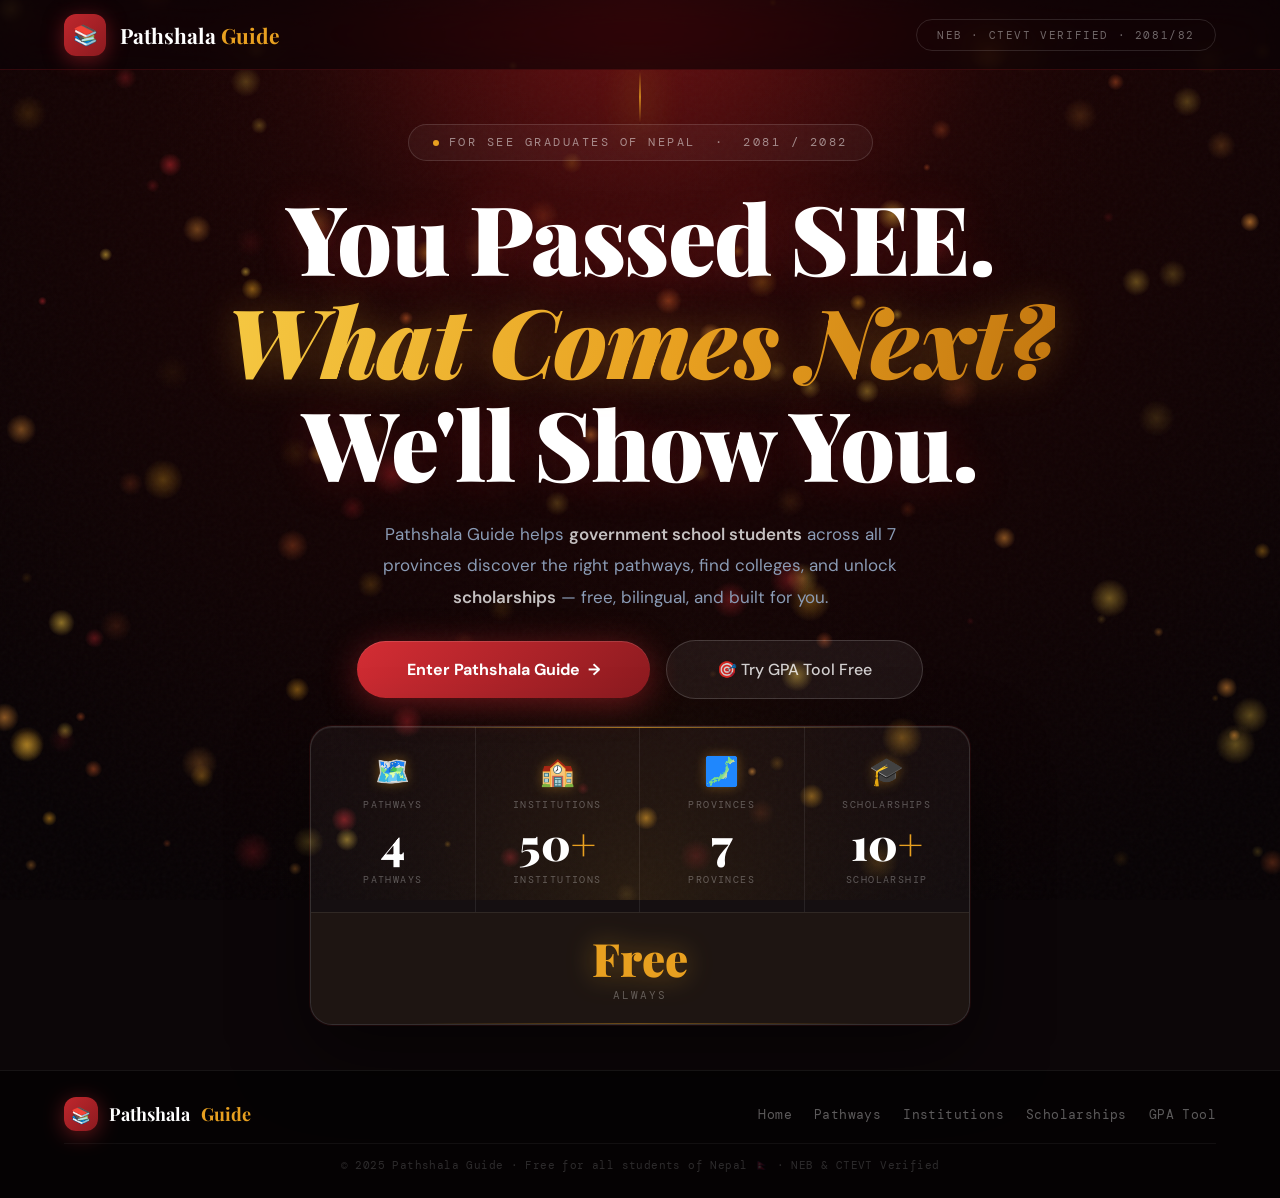
<file: index.html>
<!DOCTYPE html>
<html lang="en">
<head>
<meta charset="UTF-8">
<meta name="viewport" content="width=device-width, initial-scale=1.0">
<title>Pathshala Guide — Your Future After SEE</title>
<link rel="preconnect" href="https://fonts.googleapis.com">
<link href="https://fonts.googleapis.com/css2?family=Playfair+Display:ital,wght@0,700;0,900;1,700&family=DM+Sans:wght@300;400;500;600&family=DM+Mono:wght@400;500&display=swap" rel="stylesheet">
<style>
/* ── TOKENS ── */
:root{
  --crimson:#c0272d; --crimson-d:#8b1a1f;
  --gold:#e8a020;    --gold-l:#f5c842;
  --muted:#8a9bb5;   --text:#eef2f7;
  --b1:rgba(255,255,255,.09);
  --b2:rgba(255,255,255,.15);
  --ff-d:'Playfair Display',Georgia,serif;
  --ff-b:'DM Sans',sans-serif;
  --ff-m:'DM Mono',monospace;
}

/* ── RESET ── */
*,*::before,*::after{margin:0;padding:0;box-sizing:border-box}
html{height:100%}
body{
  font-family:var(--ff-b);
  background:#0c0608;
  color:var(--text);
  min-height:100vh;
  overflow-x:hidden;
  -webkit-font-smoothing:antialiased;
  display:flex;
  flex-direction:column;
}

/* ── CANVAS + NOISE ── */
#bgCanvas{position:fixed;inset:0;z-index:0;pointer-events:none}
.noise{
  position:fixed;inset:0;z-index:1;pointer-events:none;opacity:.028;
  background-image:url("data:image/svg+xml,%3Csvg viewBox='0 0 256 256' xmlns='http://www.w3.org/2000/svg'%3E%3Cfilter id='n'%3E%3CfeTurbulence type='fractalNoise' baseFrequency='0.9' numOctaves='4' stitchTiles='stitch'/%3E%3C/filter%3E%3Crect width='100%25' height='100%25' filter='url(%23n)'/%3E%3C/svg%3E");
}

/* ── NAV ── */
.nav{
  position:relative;z-index:10;
  display:flex;align-items:center;justify-content:space-between;
  padding:0 max(16px, 5vw);
  height:clamp(56px,8vh,70px);
  background:rgba(10,4,6,.7);
  backdrop-filter:blur(20px) saturate(150%);
  border-bottom:1px solid rgba(192,39,45,.2);
  flex-shrink:0;
}
.logo{display:flex;align-items:center;gap:clamp(8px,1.5vw,14px);text-decoration:none}
.logo-icon{
  width:clamp(34px,5vw,42px);
  height:clamp(34px,5vw,42px);
  border-radius:clamp(9px,1.5vw,12px);
  flex-shrink:0;
  background:linear-gradient(135deg,var(--crimson),var(--crimson-d));
  display:flex;align-items:center;justify-content:center;
  font-size:clamp(16px,2.5vw,20px);
  box-shadow:0 4px 20px rgba(192,39,45,.5);
}
.logo-text{
  font-family:var(--ff-d);
  font-size:clamp(16px,2.5vw,21px);
  font-weight:700;color:#fff;
  white-space:nowrap;
}
.logo-text em{color:var(--gold);font-style:normal}
.nav-badge{
  font-family:var(--ff-m);
  font-size:clamp(8.5px,1.1vw,11px);
  letter-spacing:1.6px;text-transform:uppercase;
  color:rgba(255,255,255,.4);
  border:1px solid rgba(255,255,255,.12);
  border-radius:24px;
  padding:clamp(5px,1vw,8px) clamp(12px,2vw,20px);
  white-space:nowrap;
}

/* ── HERO ── */
.hero{
  position:relative;z-index:2;
  flex:1;
  display:flex;flex-direction:column;
  align-items:center;justify-content:center;
  text-align:center;
  padding:clamp(32px,6vh,72px) max(16px,5vw) clamp(28px,5vh,56px);
  gap:clamp(16px,3vh,28px);
}
/* top gold beam */
.hero::before{
  content:'';position:absolute;
  top:0;left:50%;transform:translateX(-50%);
  width:2px;height:clamp(32px,6vh,70px);
  background:linear-gradient(180deg,rgba(232,160,32,0),rgba(232,160,32,.8),rgba(232,160,32,0));
  box-shadow:0 0 36px 8px rgba(232,160,32,.2);
}

/* ── KICKER ── */
.kicker{
  display:inline-flex;align-items:center;gap:clamp(6px,1vw,10px);
  font-family:var(--ff-m);
  font-size:clamp(9px,1.3vw,11.5px);
  letter-spacing:clamp(1.5px,0.3vw,2.5px);
  text-transform:uppercase;
  color:rgba(255,255,255,.5);
  background:rgba(255,255,255,.04);
  border:1px solid rgba(255,255,255,.13);
  border-radius:40px;
  padding:clamp(7px,1.2vw,10px) clamp(14px,2.5vw,24px);
  animation:rise .7s ease both;
}
.kicker-dot{
  width:clamp(4px,0.6vw,6px);
  height:clamp(4px,0.6vw,6px);
  border-radius:50%;background:var(--gold);
  flex-shrink:0;animation:blink 2.5s ease infinite;
}
@keyframes blink{0%,100%{opacity:1}50%{opacity:.2}}

/* ── HEADLINE ── */
.headline{
  display:flex;flex-direction:column;align-items:center;
  gap:clamp(0px,0.4vw,5px);
  animation:rise .7s .1s ease both;
  width:100%;
}
.headline span{
  display:block;
  font-family:var(--ff-d);
  font-size:clamp(32px,7.5vw,96px);
  font-weight:900;
  line-height:1.02;
  letter-spacing:clamp(-1.5px,-0.025em,-4px);
}
.hl-w{color:#fff;text-shadow:0 2px 40px rgba(192,39,45,.25)}
.hl-g{
  font-style:italic;
  background:linear-gradient(100deg,var(--gold-l) 0%,var(--gold) 55%,#c47810 100%);
  -webkit-background-clip:text;-webkit-text-fill-color:transparent;background-clip:text;
  filter:drop-shadow(0 0 18px rgba(232,160,32,.3));
}

/* ── SUBTEXT ── */
.subtext{
  font-size:clamp(13px,1.8vw,17px);
  color:var(--muted);
  line-height:1.85;
  max-width:min(580px,90vw);
  animation:rise .7s .2s ease both;
}
.subtext strong{color:rgba(255,255,255,.75);font-weight:600}

/* ── BUTTONS ── */
.btns{
  display:flex;flex-wrap:wrap;gap:clamp(10px,1.5vw,16px);
  justify-content:center;align-items:center;
  width:100%;
  animation:rise .7s .3s ease both;
}
.btn-red{
  display:inline-flex;align-items:center;justify-content:center;gap:clamp(6px,1vw,10px);
  padding:clamp(13px,2vw,18px) clamp(24px,4vw,50px);
  border-radius:60px;font-family:var(--ff-b);
  font-size:clamp(13px,1.6vw,16px);font-weight:700;
  color:#fff;text-decoration:none;
  background:linear-gradient(135deg,#d42d34,var(--crimson-d));
  box-shadow:0 6px 32px rgba(192,39,45,.5),inset 0 1px 0 rgba(255,255,255,.13);
  border:none;cursor:pointer;white-space:nowrap;
  transition:transform .25s,box-shadow .25s;
}
.btn-red:hover{transform:translateY(-3px);box-shadow:0 14px 52px rgba(192,39,45,.68),inset 0 1px 0 rgba(255,255,255,.13)}
.btn-dark{
  display:inline-flex;align-items:center;justify-content:center;gap:clamp(6px,1vw,10px);
  padding:clamp(13px,2vw,18px) clamp(24px,4vw,50px);
  border-radius:60px;font-family:var(--ff-b);
  font-size:clamp(13px,1.6vw,16px);font-weight:500;
  color:rgba(255,255,255,.8);text-decoration:none;
  background:rgba(255,255,255,.06);
  border:1px solid rgba(255,255,255,.16);
  backdrop-filter:blur(14px);cursor:pointer;white-space:nowrap;
  transition:transform .25s,background .25s,border-color .25s,color .25s;
}
.btn-dark:hover{transform:translateY(-3px);background:rgba(255,255,255,.12);border-color:var(--gold);color:var(--gold)}

/* ── STATS CARD ── */
.stats-card{
  width:min(660px,94vw);
  background:rgba(255,255,255,.04);
  border:1px solid rgba(255,255,255,.13);
  border-radius:clamp(14px,2.5vw,22px);
  overflow:hidden;
  box-shadow:0 0 0 1px rgba(192,39,45,.1),
             0 28px 72px rgba(0,0,0,.5),
             inset 0 1px 0 rgba(255,255,255,.07);
  animation:rise .7s .4s ease both;
  position:relative;
}
.stats-card::before{
  content:'';position:absolute;top:0;left:15%;right:15%;height:1px;
  background:linear-gradient(90deg,transparent,rgba(232,160,32,.65),transparent);
}

/* 4-col on wide, 2-col on narrow */
.stats-row{
  display:grid;
  grid-template-columns:repeat(4,1fr);
}
.stat{
  padding:clamp(14px,2.5vw,26px) clamp(8px,1.5vw,14px);
  text-align:center;
  border-right:1px solid rgba(255,255,255,.08);
  transition:background .2s;
}
.stat:hover{background:rgba(255,255,255,.03)}
.stats-row .stat:last-child{border-right:none}
.stat-ico{
  font-size:clamp(18px,3vw,28px);
  margin-bottom:clamp(4px,0.8vw,8px);
  display:block;
  filter:drop-shadow(0 0 6px rgba(232,160,32,.4));
}
.stat-lbl-top{
  font-family:var(--ff-m);
  font-size:clamp(7px,0.9vw,10px);
  letter-spacing:1.4px;text-transform:uppercase;
  color:rgba(255,255,255,.3);
  margin-bottom:clamp(6px,1vw,10px);
}
.stat-num{
  font-family:var(--ff-d);
  font-size:clamp(22px,4vw,44px);
  font-weight:900;color:#fff;line-height:1;
}
.stat-num em{color:var(--gold);font-style:normal}
.stat-lbl-bot{
  font-family:var(--ff-m);
  font-size:clamp(7px,0.9vw,10px);
  letter-spacing:1.4px;text-transform:uppercase;
  color:rgba(255,255,255,.3);
  margin-top:clamp(4px,0.7vw,8px);
}

/* FREE ROW */
.free-row{
  padding:clamp(12px,2vw,22px);
  text-align:center;
  border-top:1px solid rgba(255,255,255,.08);
  background:rgba(232,160,32,.04);
  position:relative;
}
.free-row::after{
  content:'';position:absolute;bottom:0;left:15%;right:15%;height:1px;
  background:linear-gradient(90deg,transparent,rgba(232,160,32,.4),transparent);
}
.free-num{
  font-family:var(--ff-d);
  font-size:clamp(24px,4.5vw,46px);
  font-weight:900;color:var(--gold);line-height:1;
  filter:drop-shadow(0 0 14px rgba(232,160,32,.45));
}
.free-lbl{
  font-family:var(--ff-m);
  font-size:clamp(8px,0.9vw,11px);
  letter-spacing:2px;text-transform:uppercase;
  color:rgba(255,255,255,.3);
  margin-top:clamp(4px,0.7vw,7px);
}

/* ── FOOTER ── */
footer{
  position:relative;z-index:2;
  background:rgba(0,0,0,.55);
  border-top:1px solid rgba(255,255,255,.07);
  padding:clamp(14px,2.5vw,26px) max(16px,5vw);
  flex-shrink:0;
}
.ft-row{
  display:flex;align-items:center;justify-content:space-between;
  flex-wrap:wrap;gap:clamp(10px,2vw,16px);
}
.ft-logo{
  display:flex;align-items:center;gap:clamp(8px,1vw,11px);
  font-family:var(--ff-d);font-size:clamp(14px,2vw,18px);
  font-weight:700;text-decoration:none;color:#fff;
}
.ft-logo em{color:var(--gold);font-style:normal}
.ft-links{display:flex;gap:clamp(8px,2vw,22px);flex-wrap:wrap;align-items:center}
.ft-links a{
  font-size:clamp(10px,1.2vw,13px);
  color:rgba(255,255,255,.35);text-decoration:none;
  transition:color .2s;font-family:var(--ff-m);letter-spacing:.4px;
}
.ft-links a:hover{color:var(--gold)}
.ft-copy{
  text-align:center;font-family:var(--ff-m);
  font-size:clamp(9.5px,1vw,11px);
  color:rgba(255,255,255,.16);letter-spacing:.4px;
  padding-top:clamp(10px,1.5vw,14px);
  border-top:1px solid rgba(255,255,255,.05);
  margin-top:clamp(8px,1.5vw,12px);
}

/* ── ANIMATION ── */
@keyframes rise{from{opacity:0;transform:translateY(20px)}to{opacity:1;transform:translateY(0)}}

/* ── RESPONSIVE BREAKPOINTS ── */

/* Tablet: 2×2 stats grid */
@media(max-width:600px){
  .stats-row{grid-template-columns:repeat(2,1fr)}
  .stats-row .stat:nth-child(2){border-right:none}
  .stats-row .stat:nth-child(1),
  .stats-row .stat:nth-child(2){border-bottom:1px solid rgba(255,255,255,.08)}
  .stats-row .stat:nth-child(3){border-right:1px solid rgba(255,255,255,.08)}
  .btns{flex-direction:column;align-items:stretch;max-width:min(360px,90vw);margin:0 auto}
  .btn-red,.btn-dark{width:100%;justify-content:center}
  .nav-badge{display:none}
}

/* Small mobile */
@media(max-width:380px){
  .headline span{letter-spacing:-1px}
  .ft-row{flex-direction:column;align-items:center;text-align:center}
  .ft-links{justify-content:center}
}
</style>
</head>
<body>

<canvas id="bgCanvas"></canvas>
<div class="noise"></div>

<!-- NAV -->
<nav class="nav">
  <a href="#" class="logo">
    <div class="logo-icon">📚</div>
    <div class="logo-text">Pathshala <em>Guide</em></div>
  </a>
  <div class="nav-badge">NEB · CTEVT Verified · 2081/82</div>
</nav>

<!-- HERO -->
<section class="hero">

  <div class="kicker">
    <span class="kicker-dot"></span>
    For SEE Graduates of Nepal &nbsp;·&nbsp; 2081 / 2082
  </div>

  <div class="headline">
    <span class="hl-w">You Passed SEE.</span>
    <span class="hl-g">What Comes Next?</span>
    <span class="hl-w">We'll Show You.</span>
  </div>

  <p class="subtext">
    Pathshala Guide helps <strong>government school students</strong> across all 7 provinces
    discover the right pathways, find colleges, and unlock <strong>scholarships</strong> —
    free, bilingual, and built for you.
  </p>

  <div class="btns">
    <a href="Pathshala-Guide/step1-home/index.html" class="btn-red">Enter Pathshala Guide &nbsp;→</a>
    <a href="Pathshala-Guide/step5-gpa-tool/index.html" class="btn-dark">🎯 Try GPA Tool Free</a>
  </div>

  <div class="stats-card">
    <div class="stats-row">
      <div class="stat">
        <span class="stat-ico">🗺️</span>
        <div class="stat-lbl-top">Pathways</div>
        <div class="stat-num">4</div>
        <div class="stat-lbl-bot">Pathways</div>
      </div>
      <div class="stat">
        <span class="stat-ico">🏫</span>
        <div class="stat-lbl-top">Institutions</div>
        <div class="stat-num">50<em>+</em></div>
        <div class="stat-lbl-bot">Institutions</div>
      </div>
      <div class="stat">
        <span class="stat-ico">🗾</span>
        <div class="stat-lbl-top">Provinces</div>
        <div class="stat-num">7</div>
        <div class="stat-lbl-bot">Provinces</div>
      </div>
      <div class="stat">
        <span class="stat-ico">🎓</span>
        <div class="stat-lbl-top">Scholarships</div>
        <div class="stat-num">10<em>+</em></div>
        <div class="stat-lbl-bot">Scholarship</div>
      </div>
    </div>
    <div class="free-row">
      <div class="free-num">Free</div>
      <div class="free-lbl">Always</div>
    </div>
  </div>

</section>

<!-- FOOTER -->
<footer>
  <div class="ft-row">
    <a href="#" class="ft-logo">
      <div class="logo-icon" style="width:clamp(28px,3.5vw,34px);height:clamp(28px,3.5vw,34px);font-size:clamp(13px,2vw,16px)">📚</div>
      Pathshala <em>Guide</em>
    </a>
    <div class="ft-links">
      <a href="Pathshala-Guide/step1-home/index.html">Home</a>
      <a href="Pathshala-Guide/step2-pathways/index.html">Pathways</a>
      <a href="Pathshala-Guide/step3-institutions/index.html">Institutions</a>
      <a href="Pathshala-Guide/step4-scholarships/index.html">Scholarships</a>
      <a href="Pathshala-Guide/step5-gpa-tool/index.html">GPA Tool</a>
    </div>
  </div>
  <div class="ft-copy">© 2025 Pathshala Guide · Free for all students of Nepal 🇳🇵 · NEB &amp; CTEVT Verified</div>
</footer>

<script>
/* ══ BOKEH PARTICLE CANVAS ══ */
const canvas = document.getElementById('bgCanvas');
const ctx    = canvas.getContext('2d');
let W, H;

function resize(){ W = canvas.width = window.innerWidth; H = canvas.height = window.innerHeight; }
resize();
window.addEventListener('resize', resize);

class Particle{
  constructor(){ this.reset(true) }
  reset(init){
    this.x  = Math.random() * W;
    this.y  = init ? Math.random() * H : H + 20;
    this.r  = Math.random() * 2.5 + 0.5;
    this.vx = (Math.random() - .5) * .25;
    this.vy = -(Math.random() * .4 + .1);
    this.alpha = Math.random() * .5 + .08;
    this.da = (Math.random() - .5) * .003;
    const c = ['192,39,45','232,160,32','245,200,66','210,90,40','255,160,60'];
    this.col = c[Math.floor(Math.random()*c.length)];
  }
  update(){
    this.x += this.vx; this.y += this.vy;
    this.alpha += this.da;
    if(this.alpha<=.05||this.alpha>=.62) this.da*=-1;
    if(this.y < -30) this.reset(false);
  }
  draw(){
    const g=ctx.createRadialGradient(this.x,this.y,0,this.x,this.y,this.r*7);
    g.addColorStop(0,`rgba(${this.col},${this.alpha})`);
    g.addColorStop(1,`rgba(${this.col},0)`);
    ctx.beginPath();
    ctx.arc(this.x,this.y,this.r*7,0,Math.PI*2);
    ctx.fillStyle=g; ctx.fill();
  }
}

const particles = Array.from({length:130}, ()=>new Particle());

function drawBg(){
  const rg=ctx.createRadialGradient(W*.5,H*-.05,0,W*.5,H*-.05,H*1.15);
  rg.addColorStop(0,'rgba(75,8,8,.97)');
  rg.addColorStop(.35,'rgba(28,4,4,.99)');
  rg.addColorStop(1,'rgba(8,3,5,1)');
  ctx.fillStyle=rg; ctx.fillRect(0,0,W,H);

  const tg=ctx.createRadialGradient(W*.5,0,0,W*.5,0,H*.6);
  tg.addColorStop(0,'rgba(192,39,45,.30)');
  tg.addColorStop(.5,'rgba(192,39,45,.07)');
  tg.addColorStop(1,'rgba(0,0,0,0)');
  ctx.fillStyle=tg; ctx.fillRect(0,0,W,H);

  const bg=ctx.createRadialGradient(W*.5,H,0,W*.5,H,H*.45);
  bg.addColorStop(0,'rgba(232,160,32,.10)');
  bg.addColorStop(1,'rgba(0,0,0,0)');
  ctx.fillStyle=bg; ctx.fillRect(0,0,W,H);
}

function loop(){
  ctx.clearRect(0,0,W,H);
  drawBg();
  particles.forEach(p=>{ p.update(); p.draw(); });
  requestAnimationFrame(loop);
}
loop();
</script>
</body>
</html>
</file>
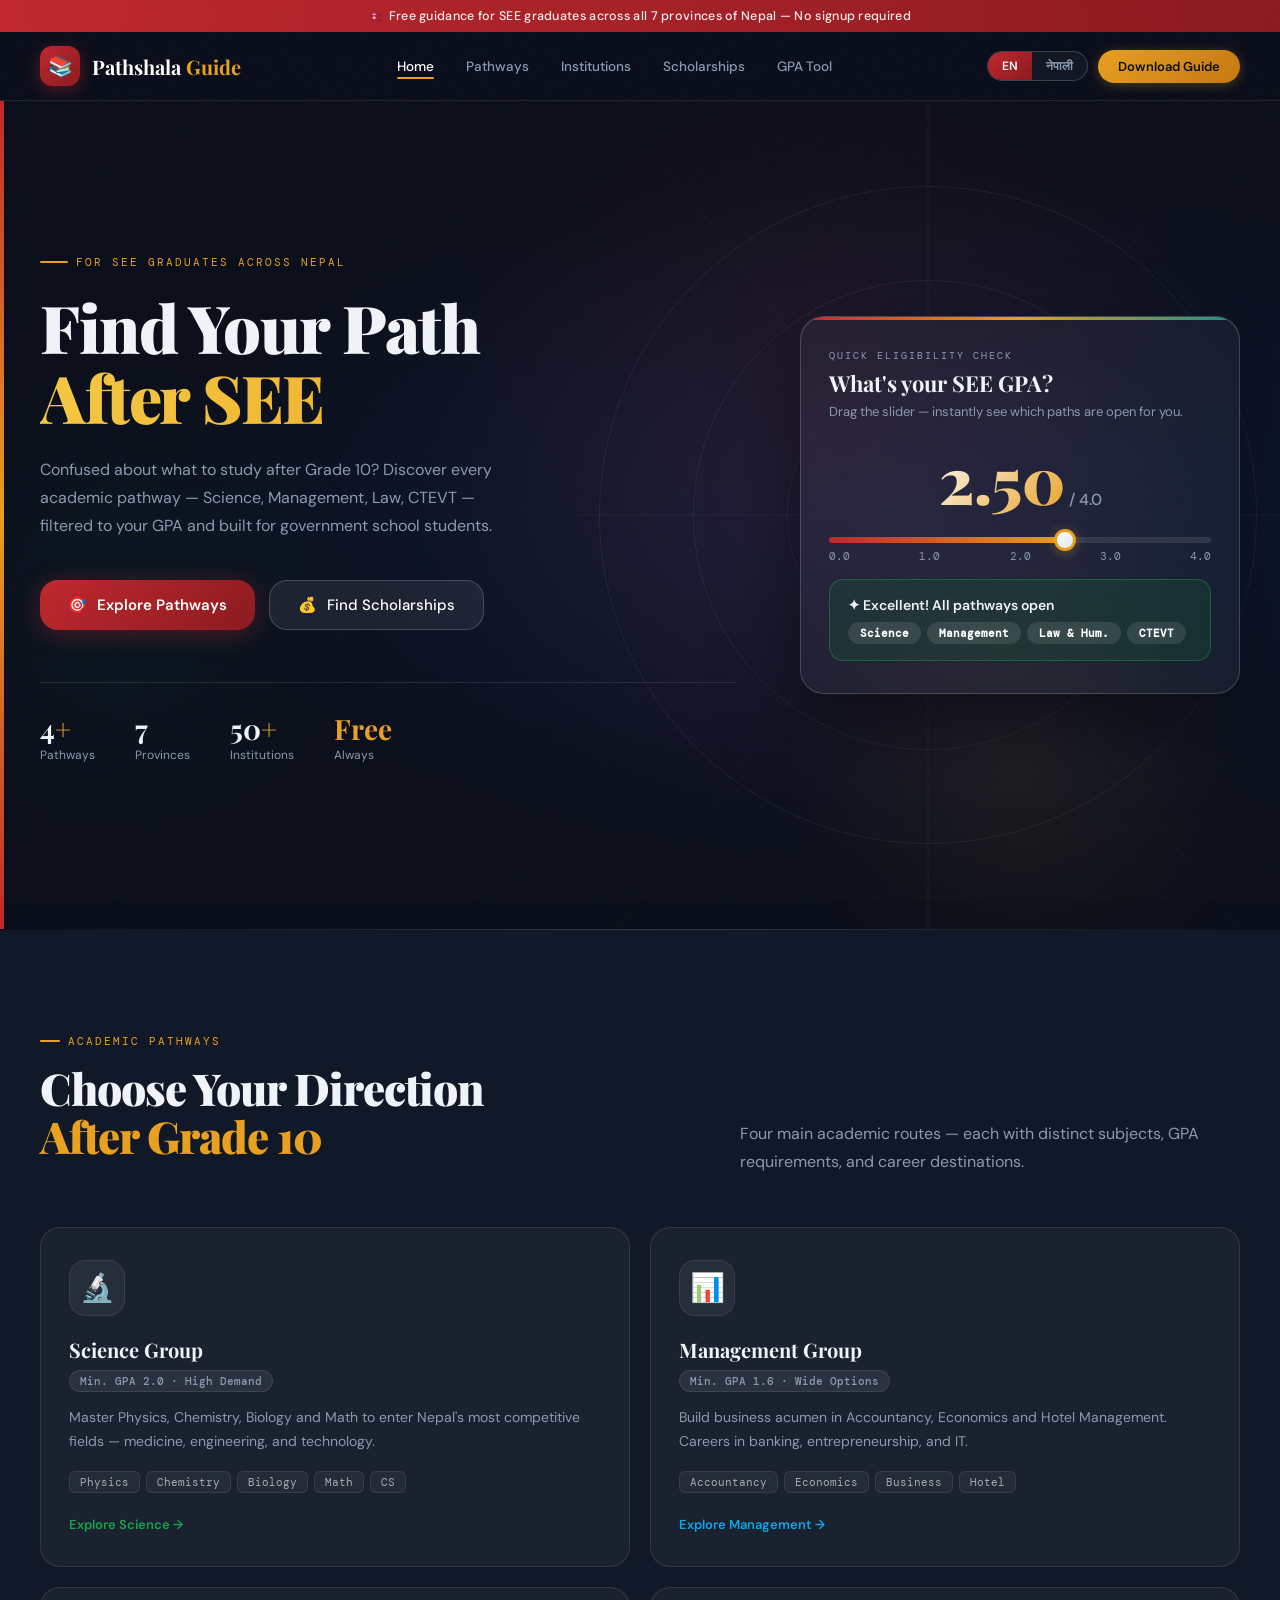
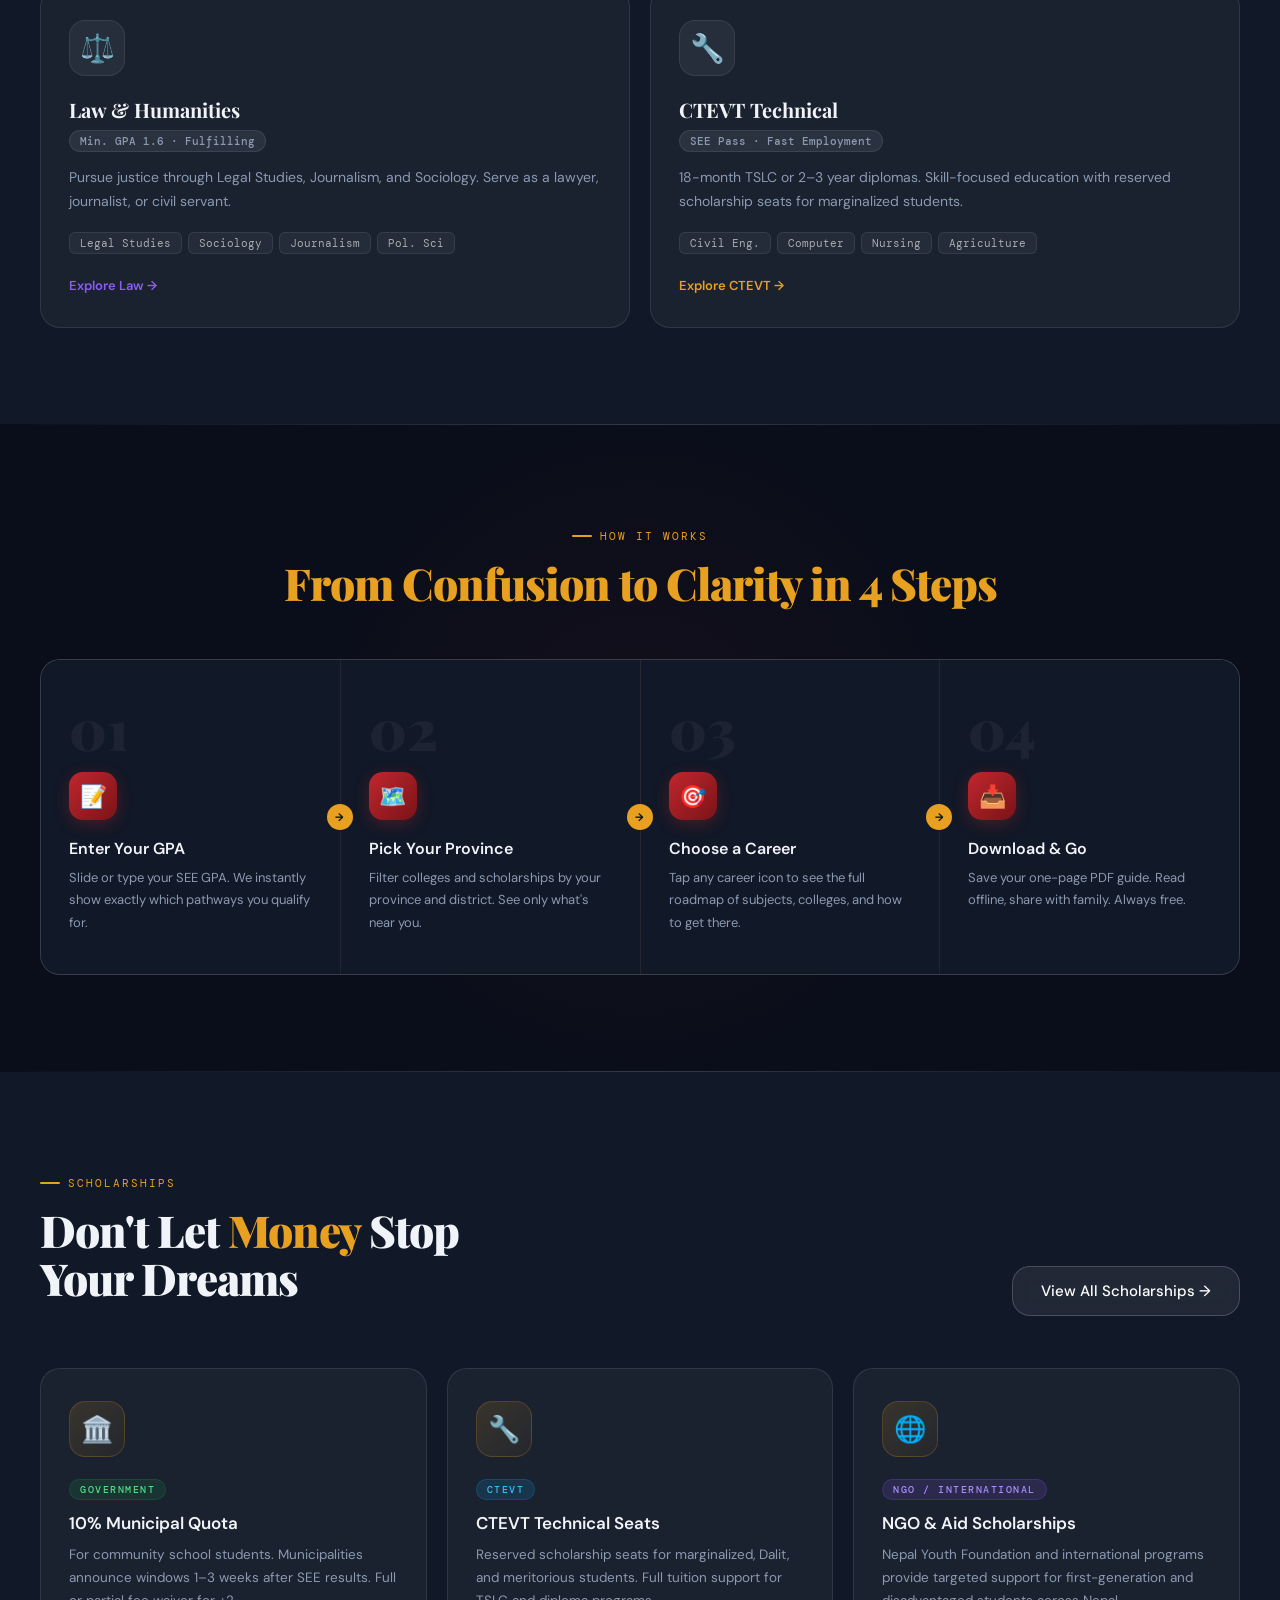
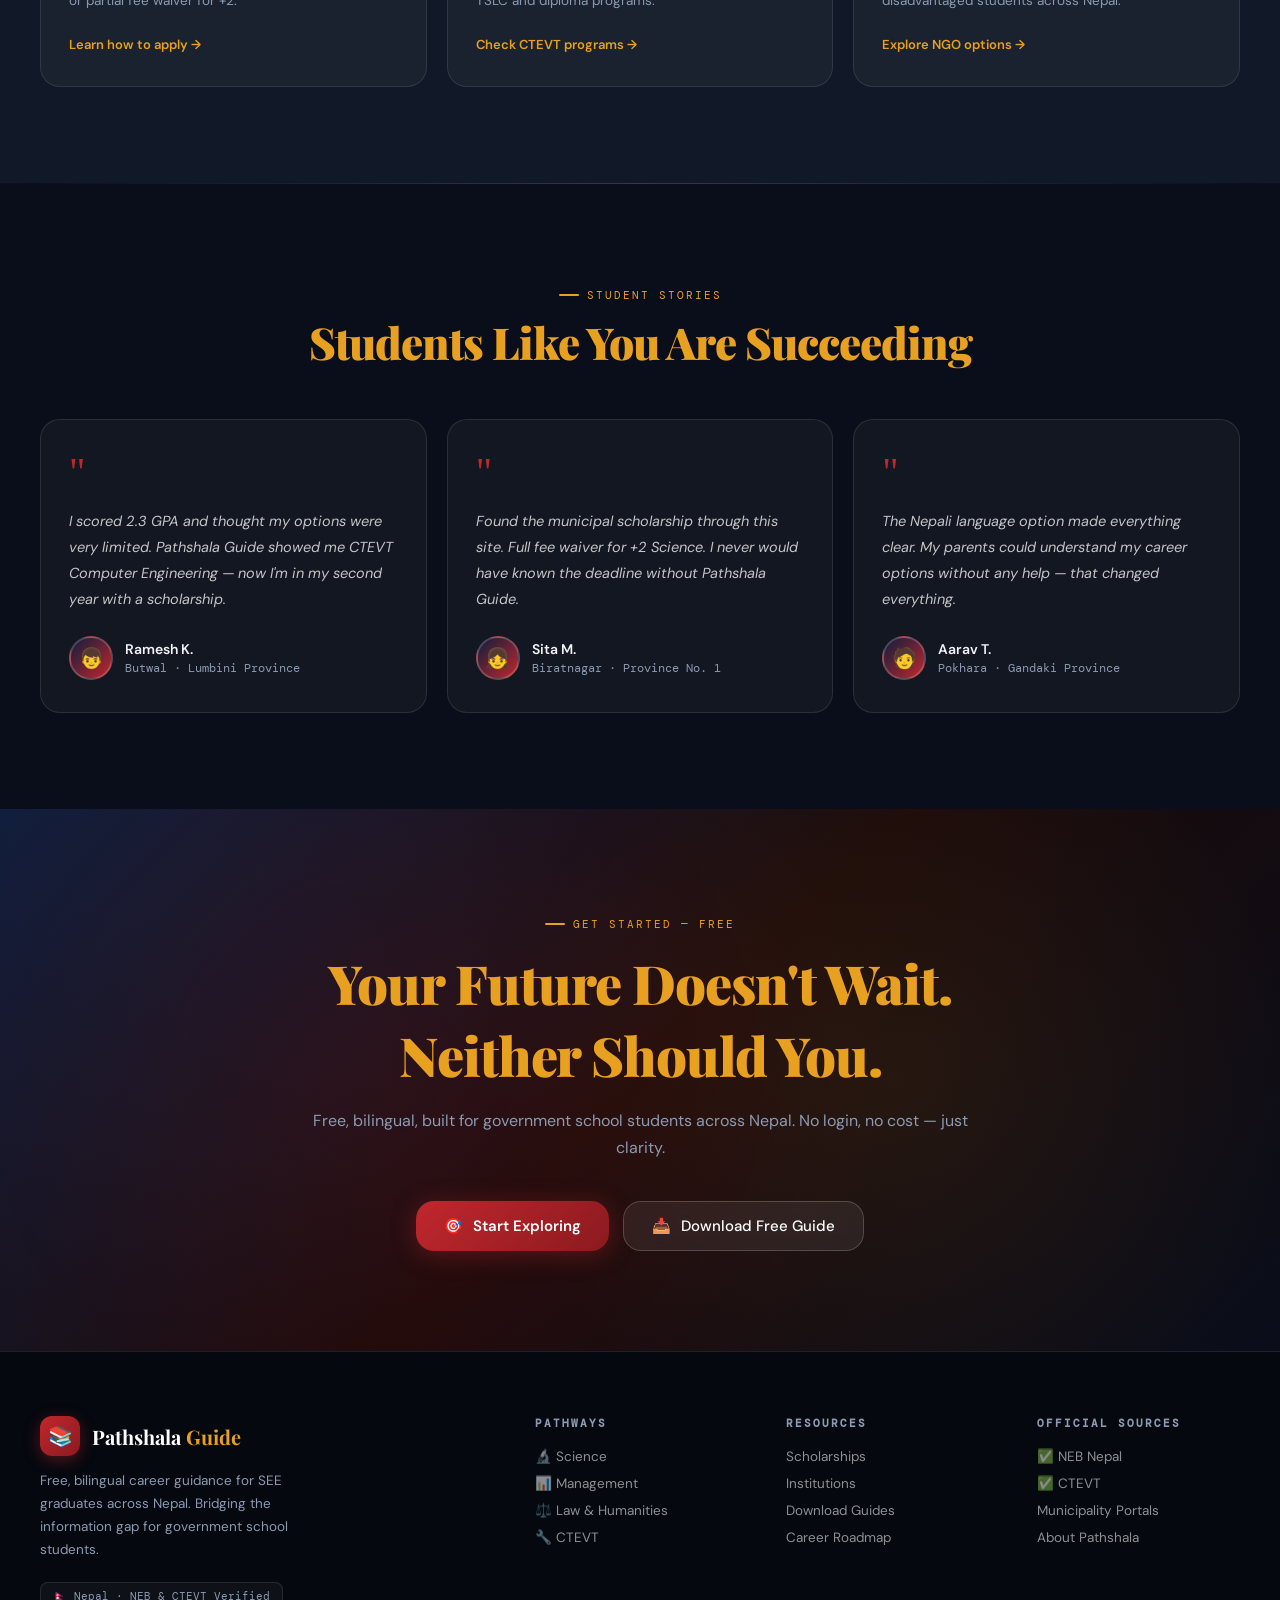
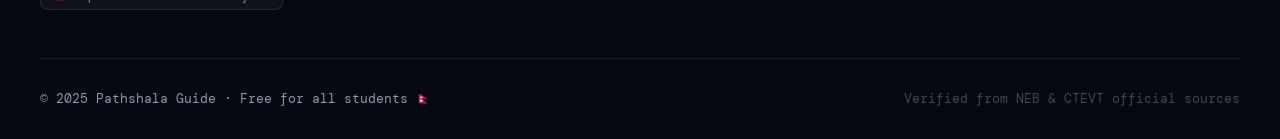
<file: Pathshala-Guide/step1-home/index.html>
<!DOCTYPE html>
<html lang="en">
<head>
<meta charset="UTF-8">
<meta name="viewport" content="width=device-width, initial-scale=1.0">
<title>Pathshala Guide — Home</title>
<link rel="preconnect" href="https://fonts.googleapis.com">
<link href="https://fonts.googleapis.com/css2?family=Playfair+Display:wght@700;900&family=DM+Sans:wght@300;400;500;600&family=DM+Mono:wght@400;500&display=swap" rel="stylesheet">
  <!-- Shared design system -->
  <link rel="stylesheet" href="../shared/shared.css">
  <!-- step1-home page styles -->
  <link rel="stylesheet" href="style.css">
</head>
<body class="lang-en">

<div class="topbar">
  <span class="en">🇳🇵 Free guidance for SEE graduates across all 7 provinces of Nepal — No signup required</span>
  <span class="ne">🇳🇵 नेपालका सबै ७ प्रदेशका SEE उत्तीर्णहरूको लागि निःशुल्क मार्गदर्शन</span>
</div>

<nav>
  <div class="nav-inner">
    <div class="logo">
      <div class="logo-mark">📚</div>
      <div class="logo-name">Pathshala <em>Guide</em></div>
    </div>
    <div class="nav-links">
      <a href="../step1-home/index.html" class="active"><span class="en">Home</span><span class="ne">गृहपृष्ठ</span></a>
      <a href="../step2-pathways/index.html"><span class="en">Pathways</span><span class="ne">मार्गहरू</span></a>
      <a href="../step3-institutions/index.html"><span class="en">Institutions</span><span class="ne">संस्थाहरू</span></a>
      <a href="../step4-scholarships/index.html"><span class="en">Scholarships</span><span class="ne">छात्रवृत्ति</span></a>
      <a href="../step5-gpa-tool/index.html"><span class="en">GPA Tool</span><span class="ne">GPA टूल</span></a>
    </div>
    <div class="nav-right">
      <div class="lang-toggle">
        <button id="bEN" class="active" onclick="setLang('en')">EN</button>
        <button id="bNE" onclick="setLang('ne')">नेपाली</button>
      </div>
      <button class="btn-cta en">Download Guide</button>
      <button class="btn-cta ne">गाइड डाउनलोड</button>
      <button class="hamburger" onclick="openNav()"><span></span><span></span><span></span></button>
    </div>
  </div>
</nav>

<div class="overlay" id="ov" onclick="closeNav(event)">
  <div class="mob-drawer">
    <button class="xbtn" onclick="closeNav()">✕</button>
    <a href="../step1-home/index.html"><span class="en">🏠 Home</span><span class="ne">🏠 गृहपृष्ठ</span></a>
    <a href="../step2-pathways/index.html"><span class="en">🗺 Pathways</span><span class="ne">🗺 मार्गहरू</span></a>
    <a href="../step3-institutions/index.html"><span class="en">🏫 Institutions</span><span class="ne">🏫 संस्थाहरू</span></a>
    <a href="../step4-scholarships/index.html"><span class="en">💰 Scholarships</span><span class="ne">💰 छात्रवृत्ति</span></a>
    <a href="../step5-gpa-tool/index.html"><span class="en">🎯 GPA Tool</span><span class="ne">🎯 GPA टूल</span></a>
  </div>
</div>

<!-- HERO -->
<section class="hero">
  <div class="hbg"></div>
  <div class="hero-stripe"></div>
  <div class="hero-lines">
    <svg viewBox="0 0 600 800" fill="none" preserveAspectRatio="xMidYMid slice">
      <circle cx="300" cy="400" r="280" stroke="white" stroke-width="0.5"/>
      <circle cx="300" cy="400" r="200" stroke="white" stroke-width="0.5"/>
      <circle cx="300" cy="400" r="120" stroke="white" stroke-width="0.5"/>
      <line x1="0" y1="400" x2="600" y2="400" stroke="white" stroke-width="0.4"/>
      <line x1="300" y1="0" x2="300" y2="800" stroke="white" stroke-width="0.4"/>
      <line x1="0" y1="0" x2="600" y2="800" stroke="white" stroke-width="0.25"/>
      <line x1="600" y1="0" x2="0" y2="800" stroke="white" stroke-width="0.25"/>
    </svg>
  </div>
  <div class="hero-inner">
    <div>
      <div class="eyebrow en">For SEE graduates across Nepal</div>
      <div class="eyebrow ne">नेपालका SEE उत्तीर्णहरूको लागि</div>
      <h1>
        <span class="en">Find Your Path<br><span class="accent">After SEE</span></span>
        <span class="ne">SEE पछि आफ्नो<br><span class="accent">बाटो खोज्नुहोस्</span></span>
      </h1>
      <p class="hero-sub en">Confused about what to study after Grade 10? Discover every academic pathway — Science, Management, Law, CTEVT — filtered to your GPA and built for government school students.</p>
      <p class="hero-sub ne">कक्षा १० पछि के पढ्ने भन्ने अलमल छ? तपाईंको GPA अनुसार सही मार्ग खोज्नुहोस्।</p>
      <div class="hero-actions">
        <a href="../step2-pathways/index.html" class="btn-primary"><span>🎯</span><span class="en">Explore Pathways</span><span class="ne">मार्गहरू हेर्नुहोस्</span></a>
        <a href="../step4-scholarships/index.html" class="btn-ghost"><span>💰</span><span class="en">Find Scholarships</span><span class="ne">छात्रवृत्ति खोज्नुहोस्</span></a>
      </div>
      <div class="hero-stats">
        <div><div class="stat-num">4<em>+</em></div><div class="stat-lbl en">Pathways</div><div class="stat-lbl ne">मार्गहरू</div></div>
        <div><div class="stat-num">7</div><div class="stat-lbl en">Provinces</div><div class="stat-lbl ne">प्रदेशहरू</div></div>
        <div><div class="stat-num">50<em>+</em></div><div class="stat-lbl en">Institutions</div><div class="stat-lbl ne">संस्थाहरू</div></div>
        <div><div class="stat-num"><em>Free</em></div><div class="stat-lbl en">Always</div><div class="stat-lbl ne">सधैं</div></div>
      </div>
    </div>
    <div class="gpa-card">
      <div class="gc-tag en">Quick Eligibility Check</div>
      <div class="gc-tag ne">छिटो योग्यता जाँच</div>
      <h3 class="en">What's your SEE GPA?</h3>
      <h3 class="ne">तपाईंको SEE GPA के हो?</h3>
      <p class="en">Drag the slider — instantly see which paths are open for you.</p>
      <p class="ne">स्लाइडर तान्नुहोस् — कुन मार्ग खुला छ तुरुन्त हेर्नुहोस्।</p>
      <div class="gpa-big-wrap">
        <span class="gpa-big" id="gpaBig">2.50</span><span class="gpa-of"> / 4.0</span>
      </div>
      <input type="range" id="gpaS" min="0" max="4" step="0.05" value="2.5" style="--pct:62.5%" oninput="onSlide(this)">
      <div class="slider-labs"><span>0.0</span><span>1.0</span><span>2.0</span><span>3.0</span><span>4.0</span></div>
      <div id="gpaR" class="gpa-result"></div>
    </div>
  </div>
</section>

<div class="divider"></div>

<!-- PATHWAYS -->
<section class="section pathways-section" id="pathways">
  <div class="container">
    <div class="ph">
      <div>
        <div class="sec-kicker reveal en">Academic Pathways</div>
        <div class="sec-kicker reveal ne">शैक्षिक मार्गहरू</div>
        <h2 class="sec-h reveal en">Choose Your Direction<br><span>After Grade 10</span></h2>
        <h2 class="sec-h reveal ne">कक्षा १० पछि<br><span>आफ्नो दिशा छान्नुहोस्</span></h2>
      </div>
      <p class="sec-p reveal en">Four main academic routes — each with distinct subjects, GPA requirements, and career destinations.</p>
      <p class="sec-p reveal ne">चार मुख्य शैक्षिक मार्गहरू — फरक विषय, GPA र क्यारियरसहित।</p>
    </div>
    <div class="pgrid">
      <div class="pc sc reveal">
        <div class="pi">🔬</div>
        <div class="pt en">Science Group</div><div class="pt ne">विज्ञान समूह</div>
        <div class="pb en">Min. GPA 2.0 · High Demand</div><div class="pb ne">न्यूनतम GPA २.०</div>
        <p class="pd en">Master Physics, Chemistry, Biology and Math to enter Nepal's most competitive fields — medicine, engineering, and technology.</p>
        <p class="pd ne">भौतिक, रसायन, जीव विज्ञान, गणित पढेर डाक्टर, इन्जिनियर र IT विशेषज्ञ बन्नुहोस्।</p>
        <div class="psubs"><span class="psub">Physics</span><span class="psub">Chemistry</span><span class="psub">Biology</span><span class="psub">Math</span><span class="psub">CS</span></div>
        <div class="pcta en">Explore Science →</div><div class="pcta ne">विज्ञान हेर्नुहोस् →</div>
      </div>
      <div class="pc mg reveal d1">
        <div class="pi">📊</div>
        <div class="pt en">Management Group</div><div class="pt ne">व्यवस्थापन समूह</div>
        <div class="pb en">Min. GPA 1.6 · Wide Options</div><div class="pb ne">न्यूनतम GPA १.६</div>
        <p class="pd en">Build business acumen in Accountancy, Economics and Hotel Management. Careers in banking, entrepreneurship, and IT.</p>
        <p class="pd ne">लेखा, अर्थशास्त्र, होटल व्यवस्थापन पढेर बैंकर, उद्यमी र IT म्यानेजर बन्नुहोस्।</p>
        <div class="psubs"><span class="psub">Accountancy</span><span class="psub">Economics</span><span class="psub">Business</span><span class="psub">Hotel</span></div>
        <div class="pcta en">Explore Management →</div><div class="pcta ne">व्यवस्थापन →</div>
      </div>
      <div class="pc lw reveal d2">
        <div class="pi">⚖️</div>
        <div class="pt en">Law & Humanities</div><div class="pt ne">कानून र मानविकी</div>
        <div class="pb en">Min. GPA 1.6 · Fulfilling</div><div class="pb ne">न्यूनतम GPA १.६</div>
        <p class="pd en">Pursue justice through Legal Studies, Journalism, and Sociology. Serve as a lawyer, journalist, or civil servant.</p>
        <p class="pd ne">कानून, पत्रकारिता, समाजशास्त्र पढेर वकिल, पत्रकार र सरकारी अधिकारी बन्नुहोस्।</p>
        <div class="psubs"><span class="psub">Legal Studies</span><span class="psub">Sociology</span><span class="psub">Journalism</span><span class="psub">Pol. Sci</span></div>
        <div class="pcta en">Explore Law →</div><div class="pcta ne">कानून हेर्नुहोस् →</div>
      </div>
      <div class="pc ct reveal d3">
        <div class="pi">🔧</div>
        <div class="pt en">CTEVT Technical</div><div class="pt ne">CTEVT प्राविधिक</div>
        <div class="pb en">SEE Pass · Fast Employment</div><div class="pb ne">SEE पास · छिटो रोजगारी</div>
        <p class="pd en">18-month TSLC or 2–3 year diplomas. Skill-focused education with reserved scholarship seats for marginalized students.</p>
        <p class="pd ne">१८ महिना TSLC वा २-३ वर्षको डिप्लोमा। सिपमूलक शिक्षा, आरक्षित सिट।</p>
        <div class="psubs"><span class="psub">Civil Eng.</span><span class="psub">Computer</span><span class="psub">Nursing</span><span class="psub">Agriculture</span></div>
        <div class="pcta en">Explore CTEVT →</div><div class="pcta ne">CTEVT हेर्नुहोस् →</div>
      </div>
    </div>
  </div>
</section>

<div class="divider"></div>

<!-- HOW IT WORKS -->
<section class="section hiw">
  <div class="container">
    <div style="text-align:center;margin-bottom:52px">
      <div class="sec-kicker reveal" style="justify-content:center"><span class="en">How It Works</span><span class="ne">कसरी काम गर्छ</span></div>
      <h2 class="sec-h reveal" style="text-align:center">
        <span class="en">From Confusion to <span>Clarity</span> in 4 Steps</span>
        <span class="ne">४ चरणमा अलमलबाट <span>स्पष्टतामा</span></span>
      </h2>
    </div>
    <div class="hiw-grid reveal">
      <div class="hiw-step"><div class="hiw-n">01</div><div class="hiw-icon">📝</div><h3 class="en">Enter Your GPA</h3><h3 class="ne">GPA राख्नुहोस्</h3><p class="en">Slide or type your SEE GPA. We instantly show exactly which pathways you qualify for.</p><p class="ne">SEE GPA राख्नुहोस् र योग्य मार्गहरू तुरुन्त हेर्नुहोस्।</p><div class="hiw-arr">→</div></div>
      <div class="hiw-step"><div class="hiw-n">02</div><div class="hiw-icon">🗺️</div><h3 class="en">Pick Your Province</h3><h3 class="ne">प्रदेश छान्नुहोस्</h3><p class="en">Filter colleges and scholarships by your province and district. See only what's near you.</p><p class="ne">आफ्नो प्रदेश र जिल्ला अनुसार फिल्टर गर्नुहोस्।</p><div class="hiw-arr">→</div></div>
      <div class="hiw-step"><div class="hiw-n">03</div><div class="hiw-icon">🎯</div><h3 class="en">Choose a Career</h3><h3 class="ne">क्यारियर छान्नुहोस्</h3><p class="en">Tap any career icon to see the full roadmap of subjects, colleges, and how to get there.</p><p class="ne">क्यारियर आइकन थिच्नुहोस् र पूरा नक्सा हेर्नुहोस्।</p><div class="hiw-arr">→</div></div>
      <div class="hiw-step"><div class="hiw-n">04</div><div class="hiw-icon">📥</div><h3 class="en">Download & Go</h3><h3 class="ne">डाउनलोड गरेर जानुहोस्</h3><p class="en">Save your one-page PDF guide. Read offline, share with family. Always free.</p><p class="ne">PDF गाइड सुरक्षित गर्नुहोस्। अफलाइन पढ्नुहोस् — सधैं निःशुल्क।</p></div>
    </div>
  </div>
</section>

<div class="divider"></div>

<!-- SCHOLARSHIPS -->
<section class="section sc-section" id="schol">
  <div class="container">
    <div class="ph">
      <div>
        <div class="sec-kicker reveal en">Scholarships</div>
        <div class="sec-kicker reveal ne">छात्रवृत्ति</div>
        <h2 class="sec-h reveal en">Don't Let <span>Money</span> Stop<br>Your Dreams</h2>
        <h2 class="sec-h reveal ne"><span>पैसाले</span> तपाईंको सपना<br>रोक्न नदिनुहोस्</h2>
      </div>
      <a href="../step4-scholarships/index.html" class="btn-ghost reveal en" style="align-self:flex-end">View All Scholarships →</a>
      <a href="../step4-scholarships/index.html" class="btn-ghost reveal ne" style="align-self:flex-end">सबै छात्रवृत्ति →</a>
    </div>
    <div class="sc-grid">
      <div class="sc-card reveal">
        <div class="sc-ico">🏛️</div>
        <div class="sc-tag g en">Government</div><div class="sc-tag g ne">सरकारी</div>
        <h4 class="en">10% Municipal Quota</h4><h4 class="ne">१०% नगरपालिका कोटा</h4>
        <p class="en">For community school students. Municipalities announce windows 1–3 weeks after SEE results. Full or partial fee waiver for +2.</p>
        <p class="ne">सरकारी विद्यालय उत्तीर्णहरूको लागि। SEE नतिजा पछि १-३ हप्तामा घोषणा। +2 को पूर्ण वा आंशिक शुल्क माफी।</p>
        <div class="sc-lnk en">Learn how to apply →</div><div class="sc-lnk ne">कसरी आवेदन दिने →</div>
      </div>
      <div class="sc-card reveal d1">
        <div class="sc-ico">🔧</div>
        <div class="sc-tag t">CTEVT</div>
        <h4 class="en">CTEVT Technical Seats</h4><h4 class="ne">CTEVT प्राविधिक सिट</h4>
        <p class="en">Reserved scholarship seats for marginalized, Dalit, and meritorious students. Full tuition support for TSLC and diploma programs.</p>
        <p class="ne">पिछडिएका, दलित र मेधावी विद्यार्थीहरूको लागि आरक्षित सिट। TSLC र डिप्लोमामा पूर्ण सहायता।</p>
        <div class="sc-lnk en">Check CTEVT programs →</div><div class="sc-lnk ne">CTEVT कार्यक्रम →</div>
      </div>
      <div class="sc-card reveal d2">
        <div class="sc-ico">🌐</div>
        <div class="sc-tag i en">NGO / International</div><div class="sc-tag i ne">NGO / अन्तर्राष्ट्रिय</div>
        <h4 class="en">NGO & Aid Scholarships</h4><h4 class="ne">NGO र सहायता</h4>
        <p class="en">Nepal Youth Foundation and international programs provide targeted support for first-generation and disadvantaged students across Nepal.</p>
        <p class="ne">नेपाल युथ फाउन्डेशन र अन्तर्राष्ट्रिय कार्यक्रमहरूले आर्थिक रूपमा कमजोर विद्यार्थीलाई सहायता गर्छन्।</p>
        <div class="sc-lnk en">Explore NGO options →</div><div class="sc-lnk ne">NGO विकल्पहरू →</div>
      </div>
    </div>
  </div>
</section>

<div class="divider"></div>

<!-- TESTIMONIALS -->
<section class="section testi">
  <div class="container">
    <div style="text-align:center;margin-bottom:52px">
      <div class="sec-kicker reveal" style="justify-content:center"><span class="en">Student Stories</span><span class="ne">विद्यार्थी कथाहरू</span></div>
      <h2 class="sec-h reveal" style="text-align:center">
        <span class="en">Students Like You Are <span>Succeeding</span></span>
        <span class="ne">तपाईंजस्तै विद्यार्थीहरू <span>सफल भइरहेका छन्</span></span>
      </h2>
    </div>
    <div class="tg">
      <div class="tc reveal"><div class="tq">"</div><p class="tt en">I scored 2.3 GPA and thought my options were very limited. Pathshala Guide showed me CTEVT Computer Engineering — now I'm in my second year with a scholarship.</p><p class="tt ne">मेरो GPA २.३ थियो। Pathshala Guide ले CTEVT Computer Engineering देखायो — अहिले म छात्रवृत्तिसहित दोस्रो वर्षमा छु।</p><div class="ta"><div class="tav">👦</div><div><div class="tn">Ramesh K.</div><div class="tl en">Butwal · Lumbini Province</div><div class="tl ne">बुटवल · लुम्बिनी प्रदेश</div></div></div></div>
      <div class="tc reveal d1"><div class="tq">"</div><p class="tt en">Found the municipal scholarship through this site. Full fee waiver for +2 Science. I never would have known the deadline without Pathshala Guide.</p><p class="tt ne">यस साइटबाट नगरपालिका छात्रवृत्ति थाहा पाएँ। +2 विज्ञानको पूर्ण शुल्क माफी पाएँ।</p><div class="ta"><div class="tav">👧</div><div><div class="tn">Sita M.</div><div class="tl en">Biratnagar · Province No. 1</div><div class="tl ne">बिराटनगर · प्रदेश नं. १</div></div></div></div>
      <div class="tc reveal d2"><div class="tq">"</div><p class="tt en">The Nepali language option made everything clear. My parents could understand my career options without any help — that changed everything.</p><p class="tt ne">नेपाली भाषाको विकल्पले सबै कुरा स्पष्ट बनायो। मेरा आमाबुबाले पनि मेरा विकल्पहरू बुझ्न सक्नुभयो।</p><div class="ta"><div class="tav">🧑</div><div><div class="tn">Aarav T.</div><div class="tl en">Pokhara · Gandaki Province</div><div class="tl ne">पोखरा · गण्डकी प्रदेश</div></div></div></div>
    </div>
  </div>
</section>

<!-- CTA -->
<section class="cta-sec">
  <div class="cta-inner">
    <div class="sec-kicker reveal" style="justify-content:center"><span class="en">Get Started — Free</span><span class="ne">सुरु गर्नुहोस् — निःशुल्क</span></div>
    <h2 class="reveal">
      <span class="en">Your Future Doesn't Wait.<br><span>Neither Should You.</span></span>
      <span class="ne">तपाईंको भविष्य<br><span>पर्खिँदैन।</span></span>
    </h2>
    <p class="reveal en">Free, bilingual, built for government school students across Nepal. No login, no cost — just clarity.</p>
    <p class="reveal ne">निःशुल्क, द्विभाषिक, नेपालका सरकारी विद्यालय विद्यार्थीहरूको लागि बनाइएको।</p>
    <div class="cta-btns reveal">
      <a href="../step2-pathways/index.html" class="btn-primary"><span>🎯</span><span class="en">Start Exploring</span><span class="ne">अन्वेषण सुरु</span></a>
      <a href="#" class="btn-ghost"><span>📥</span><span class="en">Download Free Guide</span><span class="ne">निःशुल्क गाइड</span></a>
    </div>
  </div>
</section>

<!-- FOOTER -->
<footer>
  <div class="fg">
    <div>
      <div class="logo"><div class="logo-mark">📚</div><div class="logo-name">Pathshala <em>Guide</em></div></div>
      <p class="ft en">Free, bilingual career guidance for SEE graduates across Nepal. Bridging the information gap for government school students.</p>
      <p class="ft ne">नेपालका SEE उत्तीर्णहरूको लागि निःशुल्क, द्विभाषिक क्यारियर मार्गदर्शन।</p>
      <div class="fbadge">🇳🇵 Nepal · NEB & CTEVT Verified</div>
    </div>
    <div class="fc">
      <h5 class="en">Pathways</h5><h5 class="ne">मार्गहरू</h5>
      <a href="../step2-pathways/index.html"><span class="en">🔬 Science</span><span class="ne">🔬 विज्ञान</span></a>
      <a href="../step2-pathways/index.html"><span class="en">📊 Management</span><span class="ne">📊 व्यवस्थापन</span></a>
      <a href="../step2-pathways/index.html"><span class="en">⚖️ Law & Humanities</span><span class="ne">⚖️ कानून</span></a>
      <a href="../step2-pathways/index.html"><span class="en">🔧 CTEVT</span><span class="ne">🔧 CTEVT</span></a>
    </div>
    <div class="fc">
      <h5 class="en">Resources</h5><h5 class="ne">स्रोतहरू</h5>
      <a href="../step4-scholarships/index.html"><span class="en">Scholarships</span><span class="ne">छात्रवृत्ति</span></a>
      <a href="../step3-institutions/index.html"><span class="en">Institutions</span><span class="ne">संस्थाहरू</span></a>
      <a href="#"><span class="en">Download Guides</span><span class="ne">गाइड डाउनलोड</span></a>
      <a href="../step5-gpa-tool/index.html"><span class="en">Career Roadmap</span><span class="ne">क्यारियर नक्सा</span></a>
    </div>
    <div class="fc">
      <h5>Official Sources</h5>
      <a href="https://neb.ntc.net.np" target="_blank">✅ NEB Nepal</a>
      <a href="https://www.ctevt.org.np" target="_blank">✅ CTEVT</a>
      <a href="#"><span class="en">Municipality Portals</span><span class="ne">नगरपालिका</span></a>
      <a href="#"><span class="en">About Pathshala</span><span class="ne">बारेमा</span></a>
    </div>
  </div>
  <div class="fb">
    <span class="en">© 2025 Pathshala Guide · Free for all students 🇳🇵</span>
    <span class="ne">© २०२५ Pathshala Guide · सबैको लागि निःशुल्क 🇳🇵</span>
    <span style="color:rgba(255,255,255,.25)">Verified from NEB & CTEVT official sources</span>
  </div>
</footer>
  <!-- Shared JS -->
  <script src="../shared/shared.js"></script>
  <!-- Page JS -->
  <script src="script.js"></script>
</body>
</html>
</file>
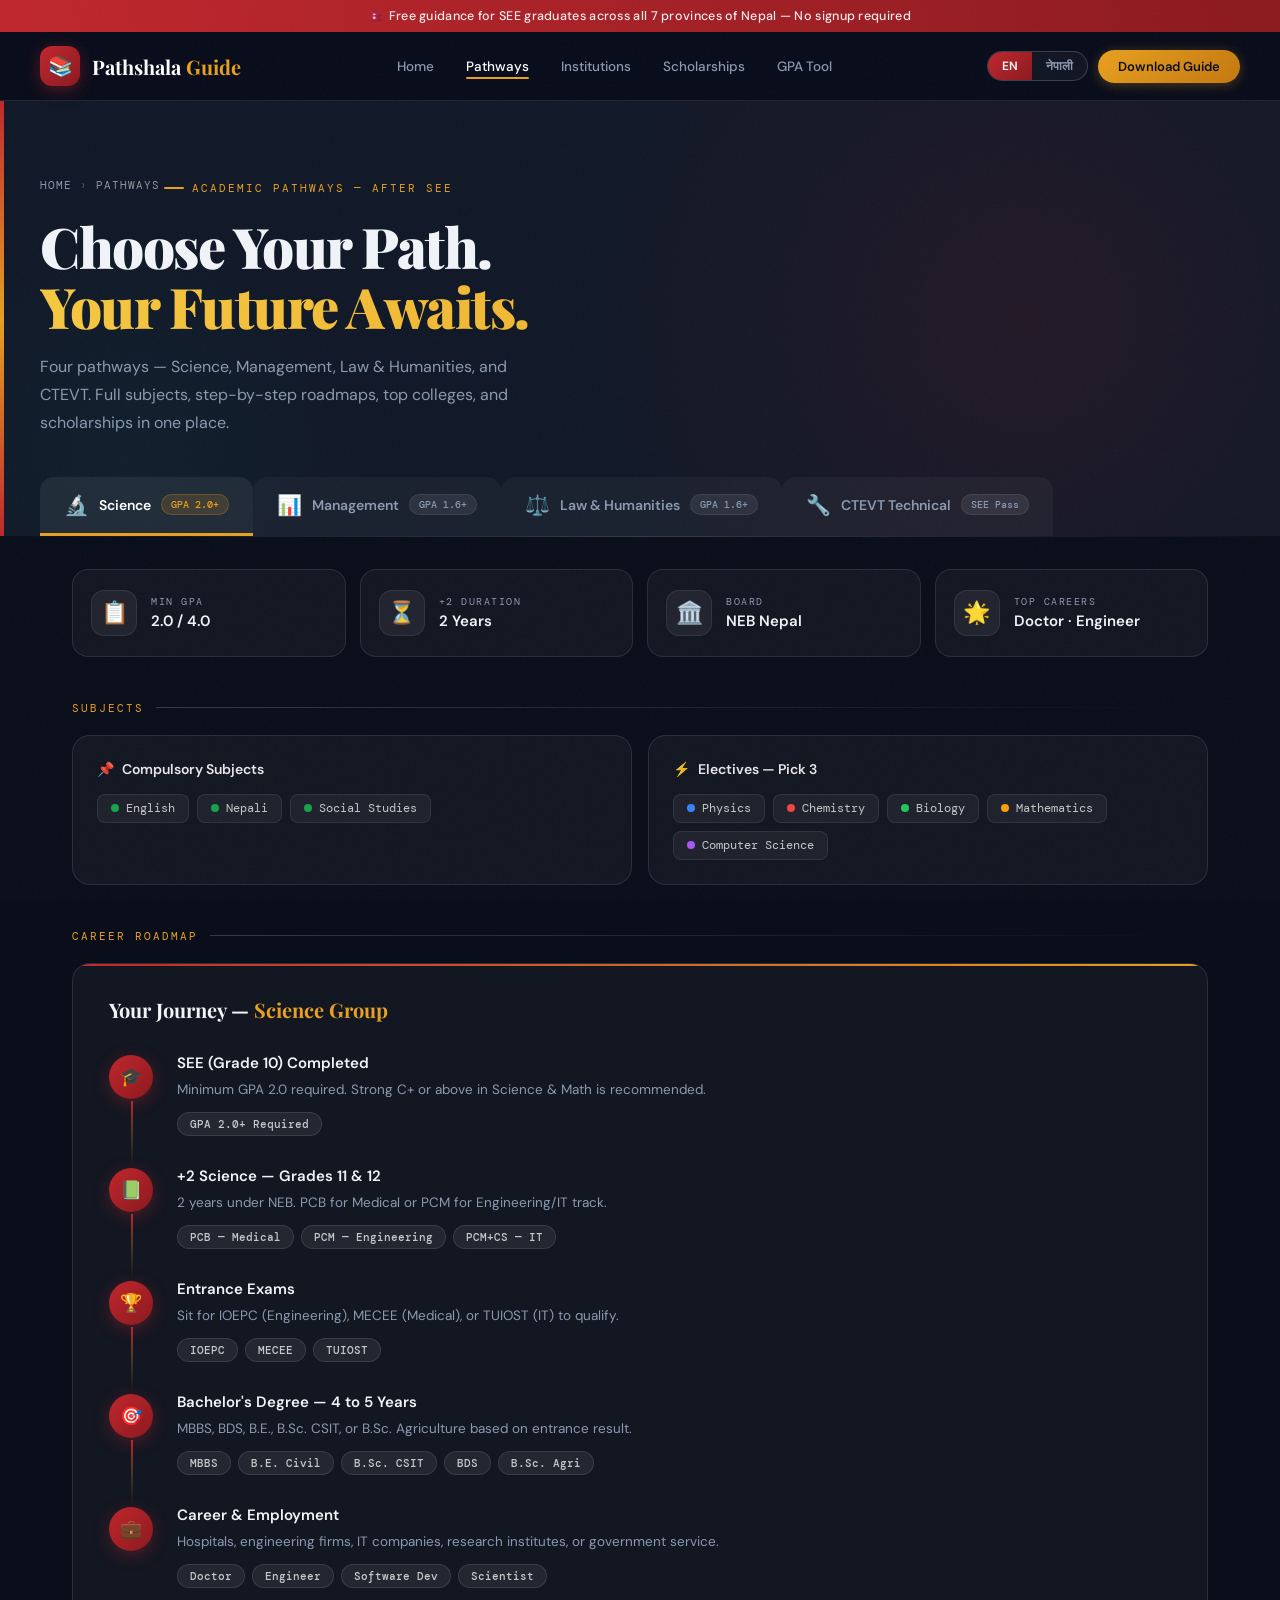
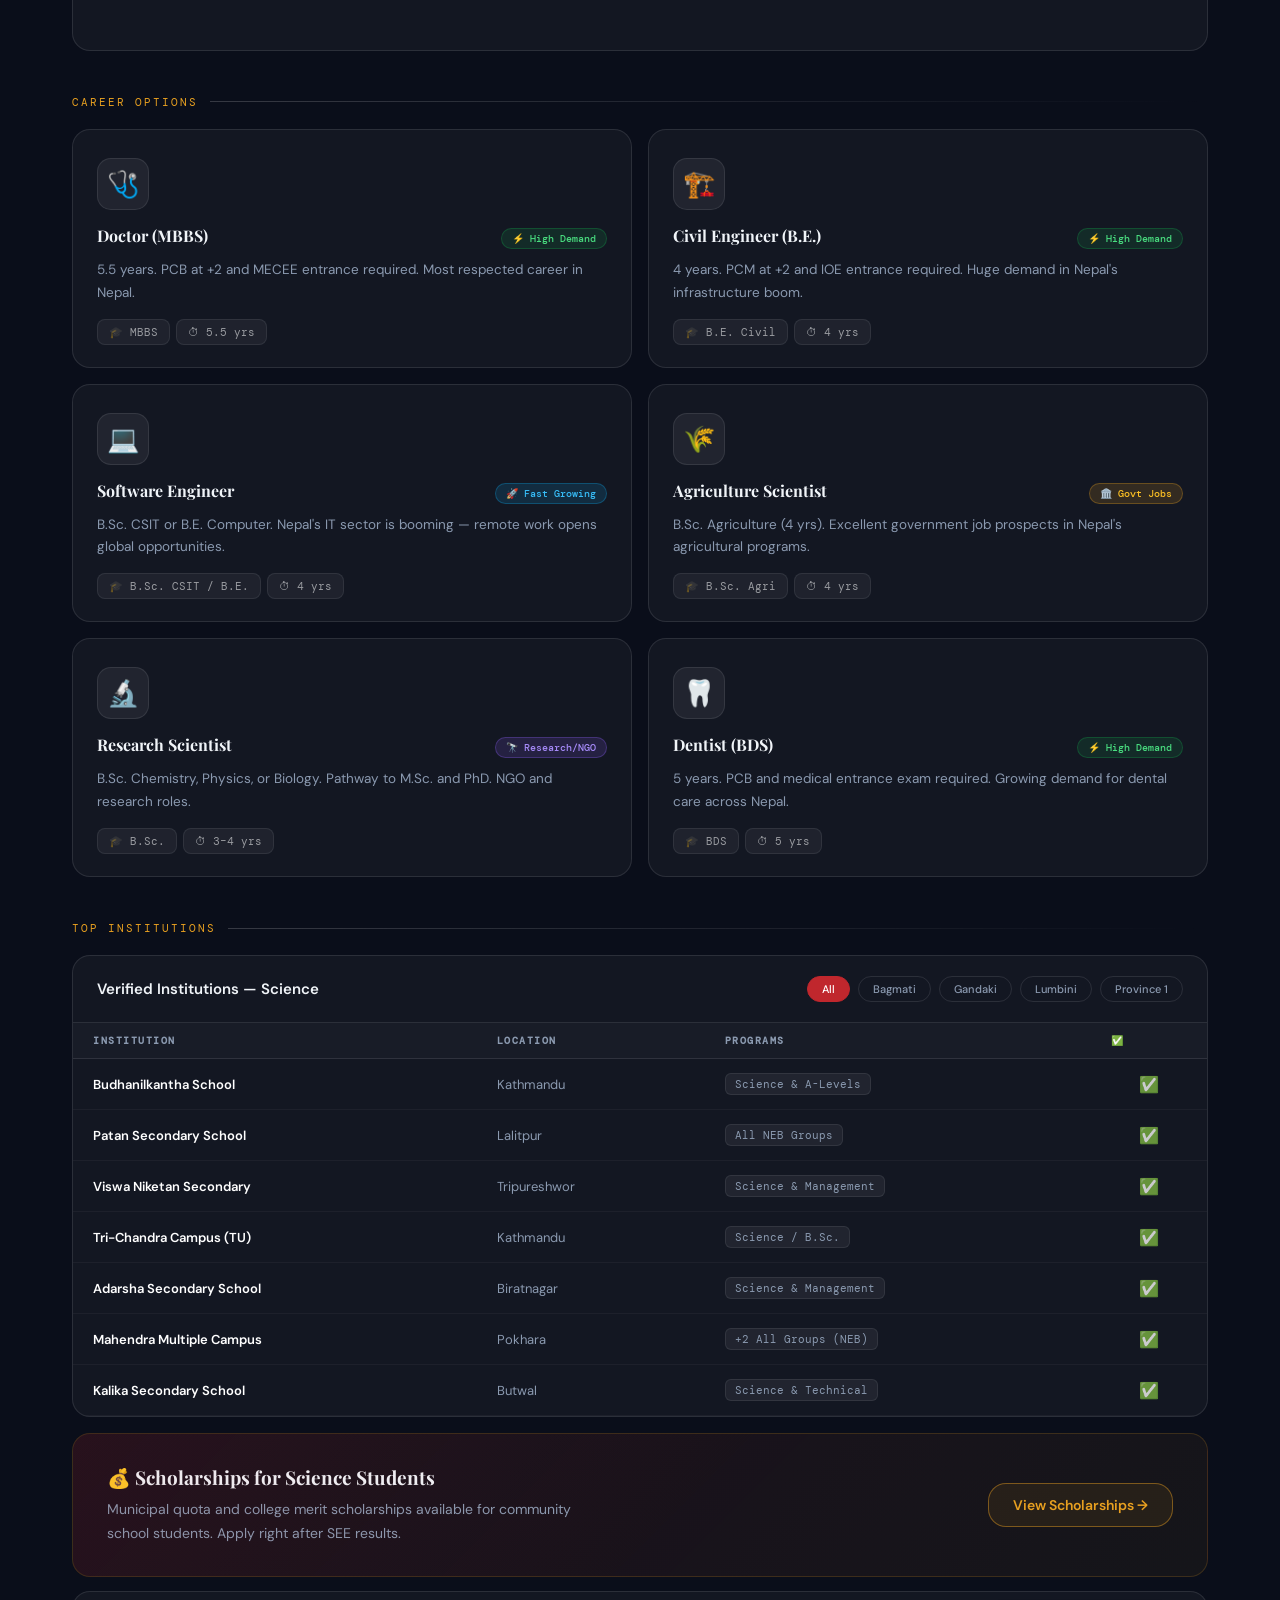
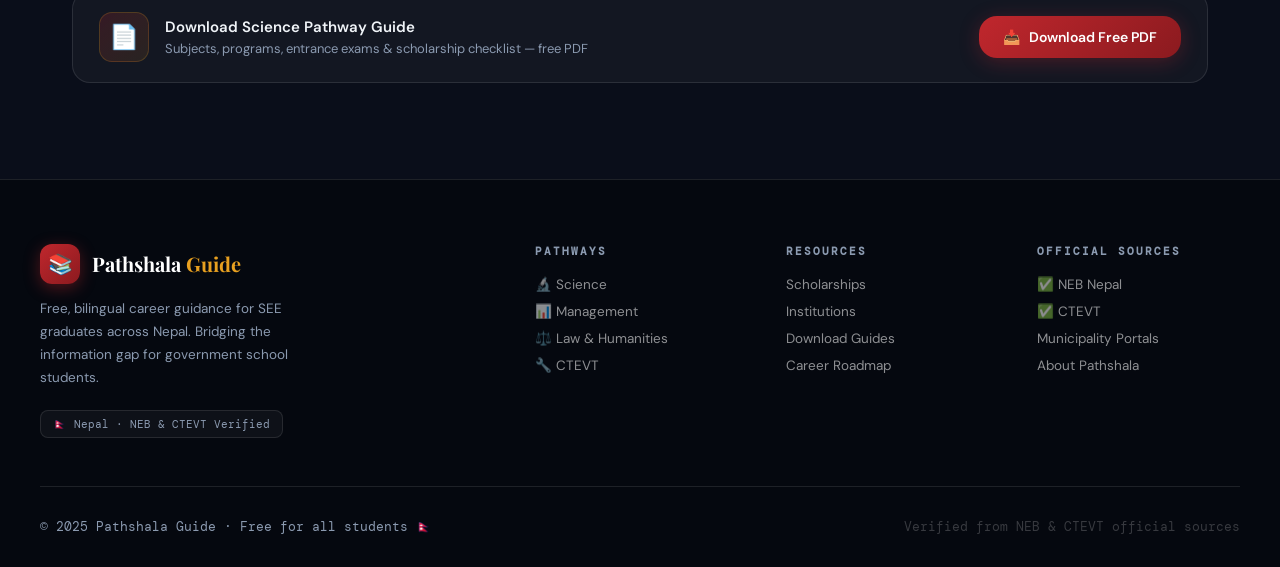
<file: Pathshala-Guide/step2-pathways/index.html>
<!DOCTYPE html>
<html lang="en">
<head>
<meta charset="UTF-8">
<meta name="viewport" content="width=device-width, initial-scale=1.0">
<title>Pathshala Guide — Pathways</title>
<link rel="preconnect" href="https://fonts.googleapis.com">
<link href="https://fonts.googleapis.com/css2?family=Playfair+Display:wght@700;900&family=DM+Sans:wght@300;400;500;600&family=DM+Mono:wght@400;500&display=swap" rel="stylesheet">
  <!-- Shared design system -->
  <link rel="stylesheet" href="../shared/shared.css">
  <!-- step2-pathways page styles -->
  <link rel="stylesheet" href="style.css">
</head>
<body class="lang-en">

<!-- TOPBAR -->
<div class="topbar">
  <span class="en">🇳🇵 Free guidance for SEE graduates across all 7 provinces of Nepal — No signup required</span>
  <span class="ne">🇳🇵 नेपालका सबै ७ प्रदेशका SEE उत्तीर्णहरूको लागि निःशुल्क मार्गदर्शन</span>
</div>

<!-- NAV -->
<nav>
  <div class="nav-inner">
    <a href="../step1-home/index.html" class="logo">
      <div class="logo-mark">📚</div>
      <div class="logo-name">Pathshala <em>Guide</em></div>
    </a>
    <div class="nav-links">
      <a href="../step1-home/index.html"><span class="en">Home</span><span class="ne">गृहपृष्ठ</span></a>
      <a href="../step2-pathways/index.html" class="active"><span class="en">Pathways</span><span class="ne">मार्गहरू</span></a>
      <a href="../step3-institutions/index.html"><span class="en">Institutions</span><span class="ne">संस्थाहरू</span></a>
      <a href="../step4-scholarships/index.html"><span class="en">Scholarships</span><span class="ne">छात्रवृत्ति</span></a>
      <a href="../step5-gpa-tool/index.html"><span class="en">GPA Tool</span><span class="ne">GPA टूल</span></a>
    </div>
    <div class="nav-right">
      <div class="lang-toggle">
        <button id="bEN" class="active" onclick="setLang('en')">EN</button>
        <button id="bNE" onclick="setLang('ne')">नेपाली</button>
      </div>
      <button class="btn-cta en">Download Guide</button>
      <button class="btn-cta ne">गाइड डाउनलोड</button>
      <button class="hamburger" onclick="openNav()"><span></span><span></span><span></span></button>
    </div>
  </div>
</nav>

<!-- MOBILE DRAWER -->
<div class="overlay" id="ov" onclick="closeNav(event)">
  <div class="mob-drawer">
    <button class="xbtn" onclick="closeNav()">✕</button>
    <a href="../step1-home/index.html"><span class="en">🏠 Home</span><span class="ne">🏠 गृहपृष्ठ</span></a>
    <a href="../step2-pathways/index.html"><span class="en">🗺 Pathways</span><span class="ne">🗺 मार्गहरू</span></a>
    <a href="../step3-institutions/index.html"><span class="en">🏫 Institutions</span><span class="ne">🏫 संस्थाहरू</span></a>
    <a href="../step4-scholarships/index.html"><span class="en">💰 Scholarships</span><span class="ne">💰 छात्रवृत्ति</span></a>
    <a href="../step5-gpa-tool/index.html"><span class="en">🎯 GPA Tool</span><span class="ne">🎯 GPA टूल</span></a>
  </div>
</div>

<!-- PAGE HERO -->
<section class="page-hero" id="pageTop">
  <div class="hero-stripe"></div>
  <div class="ph-inner">
    <div class="breadcrumb">
      <a href="../step1-home/index.html">Home</a><span>›</span>
      <span style="color:rgba(255,255,255,.55)" class="en">Pathways</span>
      <span style="color:rgba(255,255,255,.55)" class="ne">मार्गहरू</span>
    </div>
    <div class="sec-kicker reveal"><span class="en">Academic Pathways — After SEE</span><span class="ne">शैक्षिक मार्गहरू — SEE पछि</span></div>
    <h1 class="reveal d1">
      <span class="en">Choose Your Path.<br><span class="accent">Your Future Awaits.</span></span>
      <span class="ne">आफ्नो मार्ग छान्नुहोस्।<br><span class="accent">भविष्य तपाईंको पर्खिरहेको छ।</span></span>
    </h1>
    <p class="sub reveal d2 en">Four pathways — Science, Management, Law & Humanities, and CTEVT. Full subjects, step-by-step roadmaps, top colleges, and scholarships in one place.</p>
    <p class="sub reveal d2 ne">चार मार्गहरू — विज्ञान, व्यवस्थापन, कानून र CTEVT। विषय, रोडम्याप, कलेज र छात्रवृत्ति एकैठाउँमा।</p>

    <div class="tabs-bar">
      <button class="tab-btn active" id="tab-science" onclick="switchTab('science')">
        <span class="t-icon">🔬</span><span class="en">Science</span><span class="ne">विज्ञान</span>
        <span class="tab-badge en">GPA 2.0+</span><span class="tab-badge ne">GPA २.०+</span>
      </button>
      <button class="tab-btn" id="tab-mgmt" onclick="switchTab('mgmt')">
        <span class="t-icon">📊</span><span class="en">Management</span><span class="ne">व्यवस्थापन</span>
        <span class="tab-badge en">GPA 1.6+</span><span class="tab-badge ne">GPA १.६+</span>
      </button>
      <button class="tab-btn" id="tab-law" onclick="switchTab('law')">
        <span class="t-icon">⚖️</span><span class="en">Law & Humanities</span><span class="ne">कानून</span>
        <span class="tab-badge en">GPA 1.6+</span><span class="tab-badge ne">GPA १.६+</span>
      </button>
      <button class="tab-btn" id="tab-ctevt" onclick="switchTab('ctevt')">
        <span class="t-icon">🔧</span><span class="en">CTEVT Technical</span><span class="ne">CTEVT</span>
        <span class="tab-badge en">SEE Pass</span><span class="tab-badge ne">SEE पास</span>
      </button>
    </div>
  </div>
</section>
<div class="divider"></div>

<!-- ═══════════════════ PANELS ═══════════════════ -->
<div class="panels-wrap">

<!-- ╔══════════════════╗
     ║   SCIENCE        ║
     ╚══════════════════╝ -->
<div class="panel active" id="panel-science">

  <div class="ov-row">
    <div class="ov-card reveal"><div class="ov-icon">📋</div><div><div class="ov-label en">Min GPA</div><div class="ov-label ne">न्यूनतम GPA</div><div class="ov-value">2.0 / 4.0</div></div></div>
    <div class="ov-card reveal d1"><div class="ov-icon">⏳</div><div><div class="ov-label en">+2 Duration</div><div class="ov-label ne">अवधि</div><div class="ov-value en">2 Years</div><div class="ov-value ne">२ वर्ष</div></div></div>
    <div class="ov-card reveal d2"><div class="ov-icon">🏛️</div><div><div class="ov-label en">Board</div><div class="ov-label ne">बोर्ड</div><div class="ov-value">NEB Nepal</div></div></div>
    <div class="ov-card reveal d3"><div class="ov-icon">🌟</div><div><div class="ov-label en">Top Careers</div><div class="ov-label ne">शीर्ष क्यारियर</div><div class="ov-value en">Doctor · Engineer</div><div class="ov-value ne">डाक्टर · इन्जिनियर</div></div></div>
  </div>

  <div class="sub-kicker reveal"><span class="en">Subjects</span><span class="ne">विषयहरू</span></div>
  <div class="subj-grid reveal">
    <div class="subj-card">
      <h3>📌 <span class="en">Compulsory Subjects</span><span class="ne">अनिवार्य विषयहरू</span></h3>
      <div class="tags-wrap">
        <span class="stag"><span class="dot" style="background:#16a34a"></span>English</span>
        <span class="stag"><span class="dot" style="background:#16a34a"></span><span class="en">Nepali</span><span class="ne">नेपाली</span></span>
        <span class="stag"><span class="dot" style="background:#16a34a"></span><span class="en">Social Studies</span><span class="ne">सामाजिक</span></span>
      </div>
    </div>
    <div class="subj-card">
      <h3>⚡ <span class="en">Electives — Pick 3</span><span class="ne">वैकल्पिक — ३ छान्नुहोस्</span></h3>
      <div class="tags-wrap">
        <span class="stag"><span class="dot" style="background:#3b82f6"></span>Physics</span>
        <span class="stag"><span class="dot" style="background:#ef4444"></span>Chemistry</span>
        <span class="stag"><span class="dot" style="background:#22c55e"></span>Biology</span>
        <span class="stag"><span class="dot" style="background:#f59e0b"></span>Mathematics</span>
        <span class="stag"><span class="dot" style="background:#a855f7"></span><span class="en">Computer Science</span><span class="ne">कम्प्युटर</span></span>
      </div>
    </div>
  </div>

  <div class="sub-kicker reveal"><span class="en">Career Roadmap</span><span class="ne">क्यारियर रोडम्याप</span></div>
  <div class="roadmap reveal">
    <h3 class="en">Your Journey — <span style="color:var(--gold)">Science Group</span></h3>
    <h3 class="ne">तपाईंको यात्रा — <span style="color:var(--gold)">विज्ञान समूह</span></h3>
    <div class="rm-track">
      <div class="rm-step"><div class="rm-node">🎓</div><div class="rm-body"><h4 class="en">SEE (Grade 10) Completed</h4><h4 class="ne">SEE उत्तीर्ण</h4><p class="en">Minimum GPA 2.0 required. Strong C+ or above in Science & Math is recommended.</p><p class="ne">न्यूनतम GPA २.०। विज्ञान र गणितमा C+ वा माथि सिफारिश।</p><div class="rm-pills"><span class="rm-pill en">GPA 2.0+ Required</span><span class="rm-pill ne">GPA २.०+ आवश्यक</span></div></div></div>
      <div class="rm-step"><div class="rm-node">📗</div><div class="rm-body"><h4 class="en">+2 Science — Grades 11 & 12</h4><h4 class="ne">+२ विज्ञान — कक्षा ११–१२</h4><p class="en">2 years under NEB. PCB for Medical or PCM for Engineering/IT track.</p><p class="ne">NEB अन्तर्गत २ वर्ष। PCB (मेडिकल) वा PCM (इन्जिनियरिङ/IT)।</p><div class="rm-pills"><span class="rm-pill">PCB — Medical</span><span class="rm-pill">PCM — Engineering</span><span class="rm-pill">PCM+CS — IT</span></div></div></div>
      <div class="rm-step"><div class="rm-node">🏆</div><div class="rm-body"><h4 class="en">Entrance Exams</h4><h4 class="ne">प्रवेश परीक्षाहरू</h4><p class="en">Sit for IOEPC (Engineering), MECEE (Medical), or TUIOST (IT) to qualify.</p><p class="ne">IOEPC, MECEE वा TUIOST।</p><div class="rm-pills"><span class="rm-pill">IOEPC</span><span class="rm-pill">MECEE</span><span class="rm-pill">TUIOST</span></div></div></div>
      <div class="rm-step"><div class="rm-node">🎯</div><div class="rm-body"><h4 class="en">Bachelor's Degree — 4 to 5 Years</h4><h4 class="ne">स्नातक — ४–५ वर्ष</h4><p class="en">MBBS, BDS, B.E., B.Sc. CSIT, or B.Sc. Agriculture based on entrance result.</p><p class="ne">MBBS, BDS, B.E., B.Sc. CSIT वा B.Sc. Agriculture।</p><div class="rm-pills"><span class="rm-pill">MBBS</span><span class="rm-pill">B.E. Civil</span><span class="rm-pill">B.Sc. CSIT</span><span class="rm-pill">BDS</span><span class="rm-pill">B.Sc. Agri</span></div></div></div>
      <div class="rm-step"><div class="rm-node">💼</div><div class="rm-body"><h4 class="en">Career & Employment</h4><h4 class="ne">क्यारियर र रोजगारी</h4><p class="en">Hospitals, engineering firms, IT companies, research institutes, or government service.</p><p class="ne">अस्पताल, इन्जिनियरिङ, IT वा निजामती सेवा।</p><div class="rm-pills en"><span class="rm-pill">Doctor</span><span class="rm-pill">Engineer</span><span class="rm-pill">Software Dev</span><span class="rm-pill">Scientist</span></div><div class="rm-pills ne"><span class="rm-pill">डाक्टर</span><span class="rm-pill">इन्जिनियर</span><span class="rm-pill">सफ्टवेयर</span></div></div></div>
    </div>
  </div>

  <div class="sub-kicker reveal"><span class="en">Career Options</span><span class="ne">क्यारियर विकल्पहरू</span></div>
  <div class="career-grid reveal">
    <div class="cc">
      <div class="cc-icon-box">🩺</div>
      
        <div class="cc-row1"><span class="cc-title en">Doctor (MBBS)</span><span class="cc-title ne">डाक्टर (MBBS)</span><span class="cc-badge b-green">⚡ High Demand</span></div>
        <p class="cc-desc en">5.5 years. PCB at +2 and MECEE entrance required. Most respected career in Nepal.</p>
        <p class="cc-desc ne">५.५ वर्ष। PCB र MECEE परीक्षा। नेपालको सर्वाधिक सम्मानित पेशा।</p>
        <div class="cc-meta"><span class="cc-chip">🎓 MBBS</span><span class="cc-chip">⏱ 5.5 yrs</span></div>
    </div>
    <div class="cc">
      <div class="cc-icon-box">🏗️</div>
      
        <div class="cc-row1"><span class="cc-title en">Civil Engineer (B.E.)</span><span class="cc-title ne">सिभिल इन्जिनियर</span><span class="cc-badge b-green">⚡ High Demand</span></div>
        <p class="cc-desc en">4 years. PCM at +2 and IOE entrance required. Huge demand in Nepal's infrastructure boom.</p>
        <p class="cc-desc ne">४ वर्ष। PCM र IOE परीक्षा। पूर्वाधार निर्माणमा माग।</p>
        <div class="cc-meta"><span class="cc-chip">🎓 B.E. Civil</span><span class="cc-chip">⏱ 4 yrs</span></div>
    </div>
    <div class="cc">
      <div class="cc-icon-box">💻</div>
      
        <div class="cc-row1"><span class="cc-title en">Software Engineer</span><span class="cc-title ne">सफ्टवेयर इन्जिनियर</span><span class="cc-badge b-sky">🚀 Fast Growing</span></div>
        <p class="cc-desc en">B.Sc. CSIT or B.E. Computer. Nepal's IT sector is booming — remote work opens global opportunities.</p>
        <p class="cc-desc ne">B.Sc. CSIT। नेपालको IT क्षेत्र तीव्र गतिमा बढ्दैछ।</p>
        <div class="cc-meta"><span class="cc-chip">🎓 B.Sc. CSIT / B.E.</span><span class="cc-chip">⏱ 4 yrs</span></div>
    </div>
    <div class="cc">
      <div class="cc-icon-box">🌾</div>
      
        <div class="cc-row1"><span class="cc-title en">Agriculture Scientist</span><span class="cc-title ne">कृषि वैज्ञानिक</span><span class="cc-badge b-gold">🏛️ Govt Jobs</span></div>
        <p class="cc-desc en">B.Sc. Agriculture (4 yrs). Excellent government job prospects in Nepal's agricultural programs.</p>
        <p class="cc-desc ne">B.Sc. कृषि। सरकारी कृषि कार्यक्रममा राम्रो भविष्य।</p>
        <div class="cc-meta"><span class="cc-chip">🎓 B.Sc. Agri</span><span class="cc-chip">⏱ 4 yrs</span></div>
    </div>
    <div class="cc">
      <div class="cc-icon-box">🔬</div>
      
        <div class="cc-row1"><span class="cc-title en">Research Scientist</span><span class="cc-title ne">अनुसन्धानकर्ता</span><span class="cc-badge b-purple">🔭 Research/NGO</span></div>
        <p class="cc-desc en">B.Sc. Chemistry, Physics, or Biology. Pathway to M.Sc. and PhD. NGO and research roles.</p>
        <p class="cc-desc ne">B.Sc. रसायन/भौतिक/जीव। M.Sc. र PhD सम्म।</p>
        <div class="cc-meta"><span class="cc-chip">🎓 B.Sc.</span><span class="cc-chip">⏱ 3–4 yrs</span></div>
    </div>
    <div class="cc">
      <div class="cc-icon-box">🦷</div>
      
        <div class="cc-row1"><span class="cc-title en">Dentist (BDS)</span><span class="cc-title ne">दन्त चिकित्सक</span><span class="cc-badge b-green">⚡ High Demand</span></div>
        <p class="cc-desc en">5 years. PCB and medical entrance exam required. Growing demand for dental care across Nepal.</p>
        <p class="cc-desc ne">५ वर्ष। PCB र मेडिकल परीक्षा। नेपालभर माग बढ्दो।</p>
        <div class="cc-meta"><span class="cc-chip">🎓 BDS</span><span class="cc-chip">⏱ 5 yrs</span></div>
    </div>
  </div>

  <div class="sub-kicker reveal"><span class="en">Top Institutions</span><span class="ne">शीर्ष संस्थाहरू</span></div>
  <div class="table-wrap reveal">
    <div class="table-head">
      <h3 class="en">Verified Institutions — Science</h3><h3 class="ne">प्रमाणित संस्थाहरू — विज्ञान</h3>
      <div class="prov-filters">
        <button class="pf active" onclick="filterCol('science','all',this)"><span class="en">All</span><span class="ne">सबै</span></button>
        <button class="pf" onclick="filterCol('science','bagmati',this)">Bagmati</button>
        <button class="pf" onclick="filterCol('science','gandaki',this)">Gandaki</button>
        <button class="pf" onclick="filterCol('science','lumbini',this)">Lumbini</button>
        <button class="pf" onclick="filterCol('science','p1',this)">Province 1</button>
      </div>
    </div>
    <div style="overflow-x:auto">
      <table class="college-table"><thead><tr>
        <th class="en">Institution</th><th class="ne">संस्था</th>
        <th class="en">Location</th><th class="ne">स्थान</th>
        <th class="en">Programs</th><th class="ne">कार्यक्रम</th>
        <th>✅</th>
      </tr></thead><tbody id="science-tbody"></tbody></table>
    </div>
  </div>

  <div class="schol-callout reveal">
    <div><h3 class="en">💰 Scholarships for Science Students</h3><h3 class="ne">💰 विज्ञान विद्यार्थीका लागि छात्रवृत्ति</h3>
    <p class="en">Municipal quota and college merit scholarships available for community school students. Apply right after SEE results.</p>
    <p class="ne">नगरपालिका कोटा र कलेज मेरिट छात्रवृत्ति। SEE नतिजा पछि आवेदन दिनुहोस्।</p></div>
    <button class="btn-gold"><span class="en">View Scholarships →</span><span class="ne">छात्रवृत्ति →</span></button>
  </div>
  <div class="pdf-strip reveal">
    <div class="pdf-left"><div class="pdf-icon-box">📄</div><div>
      <h4 class="en">Download Science Pathway Guide</h4><h4 class="ne">विज्ञान मार्ग गाइड डाउनलोड</h4>
      <p class="en">Subjects, programs, entrance exams & scholarship checklist — free PDF</p>
      <p class="ne">एक पेज PDF — विषय, कार्यक्रम, प्रवेश परीक्षा, छात्रवृत्ति</p>
    </div></div>
    <button class="btn-primary" onclick="alert('PDF download coming in Step 5!')">📥 <span class="en">Download Free PDF</span><span class="ne">निःशुल्क PDF</span></button>
  </div>
</div><!-- /science -->


<!-- ╔══════════════════╗
     ║   MANAGEMENT     ║
     ╚══════════════════╝ -->
<div class="panel" id="panel-mgmt">

  <div class="ov-row">
    <div class="ov-card reveal"><div class="ov-icon">📋</div><div><div class="ov-label en">Min GPA</div><div class="ov-label ne">न्यूनतम GPA</div><div class="ov-value">1.6 / 4.0</div></div></div>
    <div class="ov-card reveal d1"><div class="ov-icon">⏳</div><div><div class="ov-label en">+2 Duration</div><div class="ov-label ne">अवधि</div><div class="ov-value en">2 Years</div><div class="ov-value ne">२ वर्ष</div></div></div>
    <div class="ov-card reveal d2"><div class="ov-icon">🏛️</div><div><div class="ov-label en">Board</div><div class="ov-label ne">बोर्ड</div><div class="ov-value">NEB Nepal</div></div></div>
    <div class="ov-card reveal d3"><div class="ov-icon">🌟</div><div><div class="ov-label en">Top Careers</div><div class="ov-label ne">शीर्ष क्यारियर</div><div class="ov-value en">Banker · Manager</div><div class="ov-value ne">बैंकर · म्यानेजर</div></div></div>
  </div>

  <div class="sub-kicker reveal"><span class="en">Subjects</span><span class="ne">विषयहरू</span></div>
  <div class="subj-grid reveal">
    <div class="subj-card"><h3>📌 <span class="en">Compulsory</span><span class="ne">अनिवार्य</span></h3><div class="tags-wrap"><span class="stag"><span class="dot" style="background:#0ea5e9"></span>English</span><span class="stag"><span class="dot" style="background:#0ea5e9"></span><span class="en">Nepali</span><span class="ne">नेपाली</span></span><span class="stag"><span class="dot" style="background:#0ea5e9"></span><span class="en">Social Studies</span><span class="ne">सामाजिक</span></span></div></div>
    <div class="subj-card"><h3>⚡ <span class="en">Electives — Pick 3</span><span class="ne">वैकल्पिक — ३ छान्नुहोस्</span></h3><div class="tags-wrap"><span class="stag"><span class="dot" style="background:#0ea5e9"></span>Accountancy</span><span class="stag"><span class="dot" style="background:#22c55e"></span>Economics</span><span class="stag"><span class="dot" style="background:#f59e0b"></span><span class="en">Business Studies</span><span class="ne">व्यापार</span></span><span class="stag"><span class="dot" style="background:#a855f7"></span><span class="en">Computer Science</span><span class="ne">कम्प्युटर</span></span><span class="stag"><span class="dot" style="background:#ef4444"></span><span class="en">Hotel Management</span><span class="ne">होटल</span></span></div></div>
  </div>

  <div class="sub-kicker reveal"><span class="en">Career Roadmap</span><span class="ne">रोडम्याप</span></div>
  <div class="roadmap reveal">
    <h3 class="en">Your Journey — <span style="color:var(--gold)">Management Group</span></h3><h3 class="ne">तपाईंको यात्रा — <span style="color:var(--gold)">व्यवस्थापन समूह</span></h3>
    <div class="rm-track">
      <div class="rm-step"><div class="rm-node">🎓</div><div class="rm-body"><h4 class="en">SEE Completed — GPA 1.6+</h4><h4 class="ne">SEE उत्तीर्ण — GPA १.६+</h4><p class="en">One of the most inclusive NEB pathways. GPA 1.6 or above is all you need.</p><p class="ne">GPA १.६ वा माथि। NEB को समावेशी मार्ग।</p></div></div>
      <div class="rm-step"><div class="rm-node">📗</div><div class="rm-body"><h4 class="en">+2 Management — Grades 11 & 12</h4><h4 class="ne">+२ व्यवस्थापन</h4><p class="en">Accountancy, Economics, Business Studies. Add Computer or Hotel Management as elective.</p><p class="ne">लेखा, अर्थशास्त्र र व्यापार। कम्प्युटर वा होटल वैकल्पिक।</p><div class="rm-pills"><span class="rm-pill">Accountancy</span><span class="rm-pill">Economics</span><span class="rm-pill">Business Studies</span></div></div></div>
      <div class="rm-step"><div class="rm-node">🏆</div><div class="rm-body"><h4 class="en">Apply to Bachelor Programs</h4><h4 class="ne">स्नातकमा आवेदन</h4><p class="en">Most management colleges accept based on +2 grades directly. Some have a short entrance test.</p><p class="ne">धेरै कलेज +2 ग्रेडकै आधारमा भर्ना गर्छन्।</p></div></div>
      <div class="rm-step"><div class="rm-node">🎯</div><div class="rm-body"><h4 class="en">Bachelor's Degree — 4 Years</h4><h4 class="ne">स्नातक — ४ वर्ष</h4><p class="en">BBA, BBS, BIM (IT+Mgmt), BHM (Hotel), or B.Sc. Economics.</p><p class="ne">BBA, BBS, BIM, BHM वा अर्थशास्त्र।</p><div class="rm-pills"><span class="rm-pill">BBA</span><span class="rm-pill">BBS</span><span class="rm-pill">BIM</span><span class="rm-pill">BHM</span></div></div></div>
      <div class="rm-step"><div class="rm-node">💼</div><div class="rm-body"><h4 class="en">Career & Employment</h4><h4 class="ne">क्यारियर</h4><p class="en">Banks, hotels, IT firms, government offices, or entrepreneurship.</p><p class="ne">बैंक, होटल, IT, सरकारी कार्यालय वा उद्यमशीलता।</p><div class="rm-pills en"><span class="rm-pill">Banker</span><span class="rm-pill">Accountant</span><span class="rm-pill">Hotel Manager</span><span class="rm-pill">Entrepreneur</span></div><div class="rm-pills ne"><span class="rm-pill">बैंकर</span><span class="rm-pill">लेखापाल</span><span class="rm-pill">होटल मैनेजर</span></div></div></div>
    </div>
  </div>

  <div class="sub-kicker reveal"><span class="en">Career Options</span><span class="ne">क्यारियर विकल्पहरू</span></div>
  <div class="career-grid reveal">
    <div class="cc">
      <div class="cc-icon-box">🏦</div>
      
        <div class="cc-row1"><span class="cc-title en">Banker</span><span class="cc-title ne">बैंकर</span><span class="cc-badge b-green">💼 Stable Income</span></div>
        <p class="cc-desc en">BBS or BBA. Nepal has 20+ commercial banks actively hiring graduates every year.</p>
        <p class="cc-desc ne">BBS वा BBA। नेपालमा २०+ वाणिज्य बैंक। प्रत्येक वर्ष भर्ना।</p>
        <div class="cc-meta"><span class="cc-chip">🎓 BBS / BBA</span><span class="cc-chip">⏱ 4 yrs</span></div>
    </div>
    <div class="cc">
      <div class="cc-icon-box">🏨</div>
      
        <div class="cc-row1"><span class="cc-title en">Hotel Manager</span><span class="cc-title ne">होटल म्यानेजर</span><span class="cc-badge b-sky">✈️ Tourism Growth</span></div>
        <p class="cc-desc en">BHM. Nepal's thriving tourism sector creates consistent demand for hospitality professionals.</p>
        <p class="cc-desc ne">BHM। नेपालको पर्यटन उद्योगले सतत माग सिर्जना गर्छ।</p>
        <div class="cc-meta"><span class="cc-chip">🎓 BHM</span><span class="cc-chip">⏱ 4 yrs</span></div>
    </div>
    <div class="cc">
      <div class="cc-icon-box">💻</div>
      
        <div class="cc-row1"><span class="cc-title en">IT Manager (BIM)</span><span class="cc-title ne">IT म्यानेजर</span><span class="cc-badge b-sky">🚀 Fast Growing</span></div>
        <p class="cc-desc en">BIM blends IT and Management — ideal for tech-business hybrid roles. Growing demand in Nepal's IT hub.</p>
        <p class="cc-desc ne">BIM IT र व्यवस्थापन मिलाउँछ। काठमाडौँको IT मा माग।</p>
        <div class="cc-meta"><span class="cc-chip">🎓 BIM</span><span class="cc-chip">⏱ 4 yrs</span></div>
    </div>
    <div class="cc">
      <div class="cc-icon-box">📊</div>
      
        <div class="cc-row1"><span class="cc-title en">Accountant / CA</span><span class="cc-title ne">लेखापाल / CA</span><span class="cc-badge b-green">⚡ High Demand</span></div>
        <p class="cc-desc en">BBS or BBA. Add CA qualification for senior accounting and audit roles in Nepal's banking sector.</p>
        <p class="cc-desc ne">BBS वा BBA। CA थपेर उच्च पद। बैंकिङ क्षेत्रमा माग।</p>
        <div class="cc-meta"><span class="cc-chip">🎓 BBS + CA</span><span class="cc-chip">⏱ 4 yrs</span></div>
    </div>
    <div class="cc">
      <div class="cc-icon-box">🚀</div>
      
        <div class="cc-row1"><span class="cc-title en">Entrepreneur</span><span class="cc-title ne">उद्यमी</span><span class="cc-badge b-gold">🌟 Self-Employed</span></div>
        <p class="cc-desc en">BBA gives the business fundamentals to launch your own venture. Nepal's startup ecosystem is rising.</p>
        <p class="cc-desc ne">BBA ले उद्यम सुरु गर्न आधार दिन्छ। नेपालको startup बढ्दैछ।</p>
        <div class="cc-meta"><span class="cc-chip">🎓 BBA</span><span class="cc-chip">⏱ 4 yrs</span></div>
    </div>
    <div class="cc">
      <div class="cc-icon-box">📈</div>
      
        <div class="cc-row1"><span class="cc-title en">Economist</span><span class="cc-title ne">अर्थशास्त्री</span><span class="cc-badge b-purple">🏛️ Govt/Research</span></div>
        <p class="cc-desc en">B.Sc. Economics or BBS. Government planning, NRB, international organisations or research institutes.</p>
        <p class="cc-desc ne">अर्थशास्त्र। सरकारी योजना, NRB वा अन्तर्राष्ट्रिय संस्था।</p>
        <div class="cc-meta"><span class="cc-chip">🎓 BBS / B.Sc. Econ</span><span class="cc-chip">⏱ 4 yrs</span></div>
    </div>
  </div>

  <div class="schol-callout reveal"><div><h3 class="en">💰 Management Scholarships</h3><h3 class="ne">💰 व्यवस्थापन छात्रवृत्ति</h3><p class="en">Municipal scholarships and merit seats for community school students with GPA 1.6+. Apply after SEE results.</p><p class="ne">GPA १.६+ सरकारी विद्यालयका विद्यार्थी प्राथमिकतामा।</p></div><button class="btn-gold"><span class="en">View Scholarships →</span><span class="ne">छात्रवृत्ति →</span></button></div>
  <div class="pdf-strip reveal"><div class="pdf-left"><div class="pdf-icon-box">📄</div><div><h4 class="en">Download Management Guide</h4><h4 class="ne">व्यवस्थापन गाइड डाउनलोड</h4><p class="en">Full subjects, programs & scholarship checklist — free PDF</p><p class="ne">PDF — विषय, कार्यक्रम र छात्रवृत्ति</p></div></div><button class="btn-primary" onclick="alert('PDF coming in Step 5!')">📥 <span class="en">Download Free PDF</span><span class="ne">निःशुल्क PDF</span></button></div>
</div><!-- /mgmt -->


<!-- ╔══════════════════╗
     ║   LAW            ║
     ╚══════════════════╝ -->
<div class="panel" id="panel-law">

  <div class="ov-row">
    <div class="ov-card reveal"><div class="ov-icon">📋</div><div><div class="ov-label en">Min GPA</div><div class="ov-label ne">न्यूनतम GPA</div><div class="ov-value">1.6 / 4.0</div></div></div>
    <div class="ov-card reveal d1"><div class="ov-icon">⏳</div><div><div class="ov-label en">+2 Duration</div><div class="ov-label ne">अवधि</div><div class="ov-value en">2 Years</div><div class="ov-value ne">२ वर्ष</div></div></div>
    <div class="ov-card reveal d2"><div class="ov-icon">🏛️</div><div><div class="ov-label en">Board</div><div class="ov-label ne">बोर्ड</div><div class="ov-value">NEB Nepal</div></div></div>
    <div class="ov-card reveal d3"><div class="ov-icon">🌟</div><div><div class="ov-label en">Top Careers</div><div class="ov-label ne">शीर्ष क्यारियर</div><div class="ov-value en">Lawyer · Journalist</div><div class="ov-value ne">वकिल · पत्रकार</div></div></div>
  </div>

  <div class="sub-kicker reveal"><span class="en">Subjects</span><span class="ne">विषयहरू</span></div>
  <div class="subj-grid reveal">
    <div class="subj-card"><h3>📌 <span class="en">Compulsory</span><span class="ne">अनिवार्य</span></h3><div class="tags-wrap"><span class="stag"><span class="dot" style="background:#8b5cf6"></span>English</span><span class="stag"><span class="dot" style="background:#8b5cf6"></span><span class="en">Nepali</span><span class="ne">नेपाली</span></span><span class="stag"><span class="dot" style="background:#8b5cf6"></span><span class="en">Social Studies</span><span class="ne">सामाजिक</span></span></div></div>
    <div class="subj-card"><h3>⚡ <span class="en">Electives</span><span class="ne">वैकल्पिक</span></h3><div class="tags-wrap"><span class="stag"><span class="dot" style="background:#8b5cf6"></span><span class="en">Legal Studies</span><span class="ne">कानूनी अध्ययन</span></span><span class="stag"><span class="dot" style="background:#a855f7"></span>Sociology</span><span class="stag"><span class="dot" style="background:#ef4444"></span>Psychology</span><span class="stag"><span class="dot" style="background:#3b82f6"></span>Journalism</span><span class="stag"><span class="dot" style="background:#22c55e"></span><span class="en">Political Science</span><span class="ne">राजनीति</span></span></div></div>
  </div>

  <div class="sub-kicker reveal"><span class="en">Career Roadmap</span><span class="ne">रोडम्याप</span></div>
  <div class="roadmap reveal">
    <h3 class="en">Your Journey — <span style="color:var(--gold)">Law & Humanities</span></h3><h3 class="ne">तपाईंको यात्रा — <span style="color:var(--gold)">कानून र मानविकी</span></h3>
    <div class="rm-track">
      <div class="rm-step"><div class="rm-node">🎓</div><div class="rm-body"><h4 class="en">SEE Completed — GPA 1.6+</h4><h4 class="ne">SEE उत्तीर्ण — GPA १.६+</h4><p class="en">Open to students with GPA 1.6 or above. Broadest pathway in Nepal's NEB system.</p><p class="ne">GPA १.६ वा माथि। NEB को व्यापक मार्ग।</p></div></div>
      <div class="rm-step"><div class="rm-node">📗</div><div class="rm-body"><h4 class="en">+2 Humanities — Grades 11 & 12</h4><h4 class="ne">+२ मानविकी</h4><p class="en">Choose Legal Studies, Journalism, Sociology, or Political Science alongside core subjects.</p><p class="ne">कानूनी अध्ययन, पत्रकारिता, समाजशास्त्र वा राजनीति।</p></div></div>
      <div class="rm-step"><div class="rm-node">🏆</div><div class="rm-body"><h4 class="en">Apply to BA LLB or BA Programs</h4><h4 class="ne">BA LLB वा BA</h4><p class="en">5-year integrated BA LLB at law campuses. Journalism and social work have direct admission.</p><p class="ne">५ वर्षे BA LLB। पत्रकारिता सिधै भर्ना।</p><div class="rm-pills"><span class="rm-pill">BA LLB</span><span class="rm-pill">BA Journalism</span><span class="rm-pill">BSW</span></div></div></div>
      <div class="rm-step"><div class="rm-node">💼</div><div class="rm-body"><h4 class="en">Career & Employment</h4><h4 class="ne">क्यारियर</h4><div class="rm-pills en"><span class="rm-pill">Lawyer</span><span class="rm-pill">Journalist</span><span class="rm-pill">Social Worker</span><span class="rm-pill">Civil Servant</span></div><div class="rm-pills ne"><span class="rm-pill">वकिल</span><span class="rm-pill">पत्रकार</span><span class="rm-pill">समाजसेवी</span></div></div></div>
    </div>
  </div>

  <div class="sub-kicker reveal"><span class="en">Career Options</span><span class="ne">क्यारियर विकल्पहरू</span></div>
  <div class="career-grid reveal">
    <div class="cc">
      <div class="cc-icon-box">⚖️</div>
      
        <div class="cc-row1"><span class="cc-title en">Lawyer</span><span class="cc-title ne">वकिल</span><span class="cc-badge b-purple">⚖️ Respected Career</span></div>
        <p class="cc-desc en">BA LLB (5 years). Practice at district or high courts after passing the bar exam.</p>
        <p class="cc-desc ne">BA LLB (५ वर्ष)। बार परीक्षा पछि अदालतमा प्रैक्टिस।</p>
        <div class="cc-meta"><span class="cc-chip">🎓 BA LLB</span><span class="cc-chip">⏱ 5 yrs</span></div>
    </div>
    <div class="cc">
      <div class="cc-icon-box">📰</div>
      
        <div class="cc-row1"><span class="cc-title en">Journalist</span><span class="cc-title ne">पत्रकार</span><span class="cc-badge b-sky">📡 Media Sector</span></div>
        <p class="cc-desc en">BA Journalism & Mass Communication. TV, print, and digital media career opportunities.</p>
        <p class="cc-desc ne">BA पत्रकारिता। टिभी, प्रिन्ट र डिजिटल मिडिया।</p>
        <div class="cc-meta"><span class="cc-chip">🎓 BA Journalism</span><span class="cc-chip">⏱ 4 yrs</span></div>
    </div>
    <div class="cc">
      <div class="cc-icon-box">🤝</div>
      
        <div class="cc-row1"><span class="cc-title en">Social Worker</span><span class="cc-title ne">समाजसेवी</span><span class="cc-badge b-green">🌐 NGO / UN</span></div>
        <p class="cc-desc en">BSW (Bachelor of Social Work). Work with NGOs, UN agencies, and government programs.</p>
        <p class="cc-desc ne">BSW। NGO, UN र सरकारी कार्यक्रम।</p>
        <div class="cc-meta"><span class="cc-chip">🎓 BSW</span><span class="cc-chip">⏱ 3 yrs</span></div>
    </div>
    <div class="cc">
      <div class="cc-icon-box">🏛️</div>
      
        <div class="cc-row1"><span class="cc-title en">Civil Servant</span><span class="cc-title ne">निजामती कर्मचारी</span><span class="cc-badge b-gold">🏛️ Govt / Stable</span></div>
        <p class="cc-desc en">BA + Loksewa preparation. Reach officer-level government positions across Nepal.</p>
        <p class="cc-desc ne">BA + लोकसेवा। नेपालभर अधिकृत स्तरको सरकारी पद।</p>
        <div class="cc-meta"><span class="cc-chip">🎓 BA</span><span class="cc-chip">⏱ 3 yrs + Loksewa</span></div>
    </div>
    <div class="cc">
      <div class="cc-icon-box">🎓</div>
      
        <div class="cc-row1"><span class="cc-title en">Teacher / Lecturer</span><span class="cc-title ne">शिक्षक / प्राध्यापक</span><span class="cc-badge b-green">📚 Education</span></div>
        <p class="cc-desc en">BA + B.Ed. Teach social sciences at school or college level across Nepal.</p>
        <p class="cc-desc ne">BA + B.Ed। विद्यालय वा कलेजमा पढाउने।</p>
        <div class="cc-meta"><span class="cc-chip">🎓 BA + B.Ed</span><span class="cc-chip">⏱ 4 yrs</span></div>
    </div>
    <div class="cc">
      <div class="cc-icon-box">🧠</div>
      
        <div class="cc-row1"><span class="cc-title en">Psychologist</span><span class="cc-title ne">मनोवैज्ञानिक</span><span class="cc-badge b-sky">📈 Growing Field</span></div>
        <p class="cc-desc en">BA Psychology + M.Sc. Rapidly growing demand for counseling and mental health services in Nepal.</p>
        <p class="cc-desc ne">BA मनोविज्ञान। परामर्श र मानसिक स्वास्थ्यमा माग बढ्दो।</p>
        <div class="cc-meta"><span class="cc-chip">🎓 BA Psychology</span><span class="cc-chip">⏱ 3–4 yrs</span></div>
    </div>
  </div>

  <div class="schol-callout reveal"><div><h3 class="en">💰 Humanities Scholarships</h3><h3 class="ne">💰 मानविकी छात्रवृत्ति</h3><p class="en">College merit seats and municipal scholarships for Law & Humanities students from community schools.</p><p class="ne">सरकारी विद्यालयका विद्यार्थीका लागि मेरिट सिट उपलब्ध।</p></div><button class="btn-gold"><span class="en">View Scholarships →</span><span class="ne">छात्रवृत्ति →</span></button></div>
  <div class="pdf-strip reveal"><div class="pdf-left"><div class="pdf-icon-box">📄</div><div><h4 class="en">Download Law & Humanities Guide</h4><h4 class="ne">कानून गाइड डाउनलोड</h4><p class="en">Full roadmap with programs & scholarship checklist</p><p class="ne">रोडम्याप र छात्रवृत्ति PDF</p></div></div><button class="btn-primary" onclick="alert('PDF coming in Step 5!')">📥 <span class="en">Download Free PDF</span><span class="ne">निःशुल्क PDF</span></button></div>
</div><!-- /law -->


<!-- ╔══════════════════╗
     ║   CTEVT          ║
     ╚══════════════════╝ -->
<div class="panel" id="panel-ctevt">

  <div class="ov-row">
    <div class="ov-card reveal"><div class="ov-icon">📋</div><div><div class="ov-label en">Requirement</div><div class="ov-label ne">आवश्यकता</div><div class="ov-value en">SEE Pass</div><div class="ov-value ne">SEE पास</div></div></div>
    <div class="ov-card reveal d1"><div class="ov-icon">⏳</div><div><div class="ov-label en">Duration</div><div class="ov-label ne">अवधि</div><div class="ov-value en">1.5 – 3 Years</div><div class="ov-value ne">१.५–३ वर्ष</div></div></div>
    <div class="ov-card reveal d2"><div class="ov-icon">🏛️</div><div><div class="ov-label en">Board</div><div class="ov-label ne">बोर्ड</div><div class="ov-value">CTEVT Nepal</div></div></div>
    <div class="ov-card reveal d3"><div class="ov-icon">⚡</div><div><div class="ov-label en">Key Benefit</div><div class="ov-label ne">मुख्य फाइदा</div><div class="ov-value en">Quick Employment</div><div class="ov-value ne">छिटो रोजगारी</div></div></div>
  </div>

  <div class="info-box reveal">
    <strong class="en">💡 Why CTEVT? The most inclusive pathway in Nepal.</strong>
    <strong class="ne">💡 CTEVT किन? नेपालको सबैभन्दा समावेशी मार्ग।</strong>
    <p class="en">Only SEE pass required — <strong>any GPA</strong>. Shorter, hands-on, leads directly to employment. CTEVT reserves <strong>scholarship seats</strong> for Dalit, Janajati, disabled, and remote-area students.</p>
    <p class="ne">केवल SEE पास। <strong>जुनसुकै GPA।</strong> CTEVT ले दलित, जनजाति, अपाङ्ग र दुर्गम विद्यार्थीका लागि <strong>विशेष सिट</strong> आरक्षित गर्छ।</p>
  </div>

  <div class="sub-kicker reveal"><span class="en">Program Types</span><span class="ne">कार्यक्रम प्रकार</span></div>
  <div class="subj-grid reveal">
    <div class="subj-card"><h3>⏱️ <span class="en">TSLC — 18 Months</span><span class="ne">TSLC — १८ महिना</span></h3><div class="tags-wrap"><span class="stag"><span class="dot" style="background:#e8a020"></span><span class="en">CMA (Community Medical)</span><span class="ne">CMA</span></span><span class="stag"><span class="dot" style="background:#e8a020"></span>Lab Technician</span><span class="stag"><span class="dot" style="background:#e8a020"></span>Electrician</span><span class="stag"><span class="dot" style="background:#e8a020"></span>Construction</span><span class="stag"><span class="dot" style="background:#e8a020"></span>Plumbing</span></div></div>
    <div class="subj-card"><h3>🎓 <span class="en">Diploma — 2 to 3 Years</span><span class="ne">डिप्लोमा — २–३ वर्ष</span></h3><div class="tags-wrap"><span class="stag"><span class="dot" style="background:#16a34a"></span>Civil Engineering</span><span class="stag"><span class="dot" style="background:#0ea5e9"></span>Computer Engineering</span><span class="stag"><span class="dot" style="background:#ef4444"></span>Mechanical</span><span class="stag"><span class="dot" style="background:#a855f7"></span>Electrical</span><span class="stag"><span class="dot" style="background:#22c55e"></span>Agriculture</span><span class="stag"><span class="dot" style="background:#f59e0b"></span><span class="en">Nursing / Allied Health</span><span class="ne">नर्सिङ</span></span><span class="stag"><span class="dot" style="background:#c0272d"></span><span class="en">Hotel Management</span><span class="ne">होटल</span></span></div></div>
  </div>

  <div class="sub-kicker reveal"><span class="en">Career Roadmap</span><span class="ne">रोडम्याप</span></div>
  <div class="roadmap reveal">
    <h3 class="en">Your Journey — <span style="color:var(--gold)">CTEVT Technical</span></h3><h3 class="ne">तपाईंको यात्रा — <span style="color:var(--gold)">CTEVT प्राविधिक</span></h3>
    <div class="rm-track">
      <div class="rm-step"><div class="rm-node">🎓</div><div class="rm-body"><h4 class="en">SEE Pass — Any GPA</h4><h4 class="ne">SEE पास — जुनसुकै GPA</h4><p class="en">Most accessible pathway in Nepal — no minimum GPA. Only SEE pass certificate needed.</p><p class="ne">नेपालको सबैभन्दा सुलभ मार्ग। SEE पास मात्र चाहिन्छ।</p></div></div>
      <div class="rm-step"><div class="rm-node">🔧</div><div class="rm-body"><h4 class="en">Choose TSLC or Diploma</h4><h4 class="ne">TSLC वा डिप्लोमा छान्नुहोस्</h4><p class="en">TSLC is 18 months, Diploma is 2–3 years. Apply at the nearest CTEVT-affiliated institute in your district.</p><p class="ne">TSLC १८ महिना, डिप्लोमा २–३ वर्ष। नजिकको CTEVT संस्थामा आवेदन।</p><div class="rm-pills"><span class="rm-pill en">Find Nearest CTEVT Institute</span><span class="rm-pill ne">नजिकको CTEVT संस्था</span></div></div></div>
      <div class="rm-step"><div class="rm-node">💼</div><div class="rm-body"><h4 class="en">Direct Employment</h4><h4 class="ne">सिधा रोजगारी</h4><p class="en">Most diploma holders get jobs within months — construction, hospitals, IT, hotels.</p><p class="ne">धेरैजसो डिप्लोमाधारक केही महिनाभित्र काम पाउँछन्।</p><div class="rm-pills en"><span class="rm-pill">Sub-Overseer</span><span class="rm-pill">Technician</span><span class="rm-pill">Nurse / CMA</span></div><div class="rm-pills ne"><span class="rm-pill">सब-ओभरसियर</span><span class="rm-pill">प्राविधिक</span><span class="rm-pill">नर्स</span></div></div></div>
      <div class="rm-step"><div class="rm-node">📗</div><div class="rm-body"><h4 class="en">Optional — Bridge to B.Tech or B.E.</h4><h4 class="ne">वैकल्पिक — B.Tech / B.E.</h4><p class="en">CTEVT diploma holders can transfer credits and bridge into engineering bachelor programs.</p><p class="ne">क्रेडिट ट्रान्सफर गरेर B.Tech वा B.E. मा जान सकिन्छ।</p></div></div>
    </div>
  </div>

  <div class="sub-kicker reveal"><span class="en">Career Options</span><span class="ne">क्यारियर विकल्पहरू</span></div>
  <div class="career-grid reveal">
    <div class="cc">
      <div class="cc-icon-box">🏗️</div>
      
        <div class="cc-row1"><span class="cc-title en">Civil Sub-Overseer</span><span class="cc-title ne">सिभिल सब-ओभरसियर</span><span class="cc-badge b-green">⚡ High Demand</span></div>
        <p class="cc-desc en">Diploma in Civil Engineering. Very high demand in construction and government infrastructure projects.</p>
        <p class="cc-desc ne">सिभिल डिप्लोमा। निर्माण र सरकारी परियोजनामा ठूलो माग।</p>
        <div class="cc-meta"><span class="cc-chip">🎓 Civil Diploma</span><span class="cc-chip">⏱ 3 yrs</span></div>
    </div>
    <div class="cc">
      <div class="cc-icon-box">💻</div>
      
        <div class="cc-row1"><span class="cc-title en">Computer Technician</span><span class="cc-title ne">कम्प्युटर प्राविधिक</span><span class="cc-badge b-sky">💻 IT Sector</span></div>
        <p class="cc-desc en">Diploma in Computer Engineering. Work as programmer, IT support, or network admin.</p>
        <p class="cc-desc ne">कम्प्युटर डिप्लोमा। प्रोग्रामर, सपोर्ट वा नेटवर्क एडमिन।</p>
        <div class="cc-meta"><span class="cc-chip">🎓 Computer Diploma</span><span class="cc-chip">⏱ 3 yrs</span></div>
    </div>
    <div class="cc">
      <div class="cc-icon-box">💊</div>
      
        <div class="cc-row1"><span class="cc-title en">CMA / Nurse</span><span class="cc-title ne">CMA / नर्स</span><span class="cc-badge b-green">🏥 Always in Demand</span></div>
        <p class="cc-desc en">TSLC in CMA or Nursing. Work in hospitals, clinics, and health posts all across Nepal.</p>
        <p class="cc-desc ne">CMA वा नर्सिङ TSLC। अस्पताल र स्वास्थ्य चौकी।</p>
        <div class="cc-meta"><span class="cc-chip">🎓 CMA / Nursing TSLC</span><span class="cc-chip">⏱ 18 mo</span></div>
    </div>
    <div class="cc">
      <div class="cc-icon-box">⚡</div>
      
        <div class="cc-row1"><span class="cc-title en">Electrician / Electrical</span><span class="cc-title ne">इलेक्ट्रिसियन</span><span class="cc-badge b-gold">🔌 Stable Work</span></div>
        <p class="cc-desc en">TSLC or Diploma in Electrical Technology. Consistent demand in construction and industry.</p>
        <p class="cc-desc ne">विद्युतीय TSLC वा डिप्लोमा। निर्माण र उद्योगमा माग।</p>
        <div class="cc-meta"><span class="cc-chip">🎓 Electrical Diploma</span><span class="cc-chip">⏱ 2–3 yrs</span></div>
    </div>
    <div class="cc">
      <div class="cc-icon-box">🌾</div>
      
        <div class="cc-row1"><span class="cc-title en">Agriculture Technician</span><span class="cc-title ne">कृषि प्राविधिक</span><span class="cc-badge b-gold">🏛️ Govt Jobs</span></div>
        <p class="cc-desc en">CTEVT Agriculture diploma. Strong prospects in government agriculture extension programs.</p>
        <p class="cc-desc ne">कृषि डिप्लोमा। सरकारी कृषि विस्तार कार्यक्रम।</p>
        <div class="cc-meta"><span class="cc-chip">🎓 Agriculture Diploma</span><span class="cc-chip">⏱ 2–3 yrs</span></div>
    </div>
    <div class="cc">
      <div class="cc-icon-box">🍽️</div>
      
        <div class="cc-row1"><span class="cc-title en">Hotel / Hospitality Staff</span><span class="cc-title ne">होटल कर्मचारी</span><span class="cc-badge b-sky">✈️ Tourism Sector</span></div>
        <p class="cc-desc en">CTEVT Hotel Management diploma. Nepal's tourism sector always needs trained, certified staff.</p>
        <p class="cc-desc ne">होटल डिप्लोमा। नेपालको पर्यटन उद्योग।</p>
        <div class="cc-meta"><span class="cc-chip">🎓 Hotel Mgmt Diploma</span><span class="cc-chip">⏱ 2 yrs</span></div>
    </div>
  </div>

  <div class="schol-callout reveal">
    <div><h3 class="en">💰 CTEVT Has the Best Scholarships!</h3><h3 class="ne">💰 CTEVT मा सबैभन्दा राम्रो छात्रवृत्ति!</h3>
    <p class="en">CTEVT reserves seats for Dalit, Janajati, disabled, and remote-area students — full or partial tuition waiver. No competitive entrance exam required.</p>
    <p class="ne">दलित, जनजाति, अपाङ्ग र दुर्गम विद्यार्थीका लागि विशेष सिट। प्रतिस्पर्धात्मक परीक्षा छैन।</p></div>
    <button class="btn-gold"><span class="en">View CTEVT Scholarships →</span><span class="ne">CTEVT छात्रवृत्ति →</span></button>
  </div>
  <div class="pdf-strip reveal"><div class="pdf-left"><div class="pdf-icon-box">📄</div><div><h4 class="en">Download CTEVT Guide</h4><h4 class="ne">CTEVT गाइड डाउनलोड</h4><p class="en">All programs, institutes, how to apply — free PDF</p><p class="ne">सबै कार्यक्रम र आवेदन विधि — निःशुल्क PDF</p></div></div><button class="btn-primary" onclick="alert('PDF coming in Step 5!')">📥 <span class="en">Download Free PDF</span><span class="ne">निःशुल्क PDF</span></button></div>
</div><!-- /ctevt -->

</div><!-- /panels-wrap -->

<!-- FOOTER -->
<footer>
  <div class="fg">
    <div>
      <div class="logo"><div class="logo-mark">📚</div><div class="logo-name">Pathshala <em>Guide</em></div></div>
      <p class="ft en">Free, bilingual career guidance for SEE graduates across Nepal. Bridging the information gap for government school students.</p>
      <p class="ft ne">नेपालका SEE उत्तीर्णहरूको लागि निःशुल्क, द्विभाषिक क्यारियर मार्गदर्शन।</p>
      <div class="fbadge">🇳🇵 Nepal · NEB & CTEVT Verified</div>
    </div>
    <div class="fc">
      <h5 class="en">Pathways</h5><h5 class="ne">मार्गहरू</h5>
      <a href="#" onclick="switchTab('science');return false"><span class="en">🔬 Science</span><span class="ne">🔬 विज्ञान</span></a>
      <a href="#" onclick="switchTab('mgmt');return false"><span class="en">📊 Management</span><span class="ne">📊 व्यवस्थापन</span></a>
      <a href="#" onclick="switchTab('law');return false"><span class="en">⚖️ Law & Humanities</span><span class="ne">⚖️ कानून</span></a>
      <a href="#" onclick="switchTab('ctevt');return false"><span class="en">🔧 CTEVT</span><span class="ne">🔧 CTEVT</span></a>
    </div>
    <div class="fc">
      <h5 class="en">Resources</h5><h5 class="ne">स्रोतहरू</h5>
      <a href="../step4-scholarships/index.html"><span class="en">Scholarships</span><span class="ne">छात्रवृत्ति</span></a>
      <a href="../step3-institutions/index.html"><span class="en">Institutions</span><span class="ne">संस्थाहरू</span></a>
      <a href="#"><span class="en">Download Guides</span><span class="ne">गाइड डाउनलोड</span></a>
      <a href="../step5-gpa-tool/index.html"><span class="en">Career Roadmap</span><span class="ne">क्यारियर नक्सा</span></a>
    </div>
    <div class="fc">
      <h5>Official Sources</h5>
      <a href="https://neb.ntc.net.np" target="_blank">✅ NEB Nepal</a>
      <a href="https://www.ctevt.org.np" target="_blank">✅ CTEVT</a>
      <a href="#"><span class="en">Municipality Portals</span><span class="ne">नगरपालिका</span></a>
      <a href="#"><span class="en">About Pathshala</span><span class="ne">बारेमा</span></a>
    </div>
  </div>
  <div class="fb">
    <span class="en">© 2025 Pathshala Guide · Free for all students 🇳🇵</span>
    <span class="ne">© २०२५ Pathshala Guide · सबैको लागि निःशुल्क 🇳🇵</span>
    <span style="color:rgba(255,255,255,.2)">Verified from NEB & CTEVT official sources</span>
  </div>
</footer>
  <!-- Shared JS -->
  <script src="../shared/shared.js"></script>
  <!-- Page JS -->
  <script src="script.js"></script>
</body>
</html>
</file>
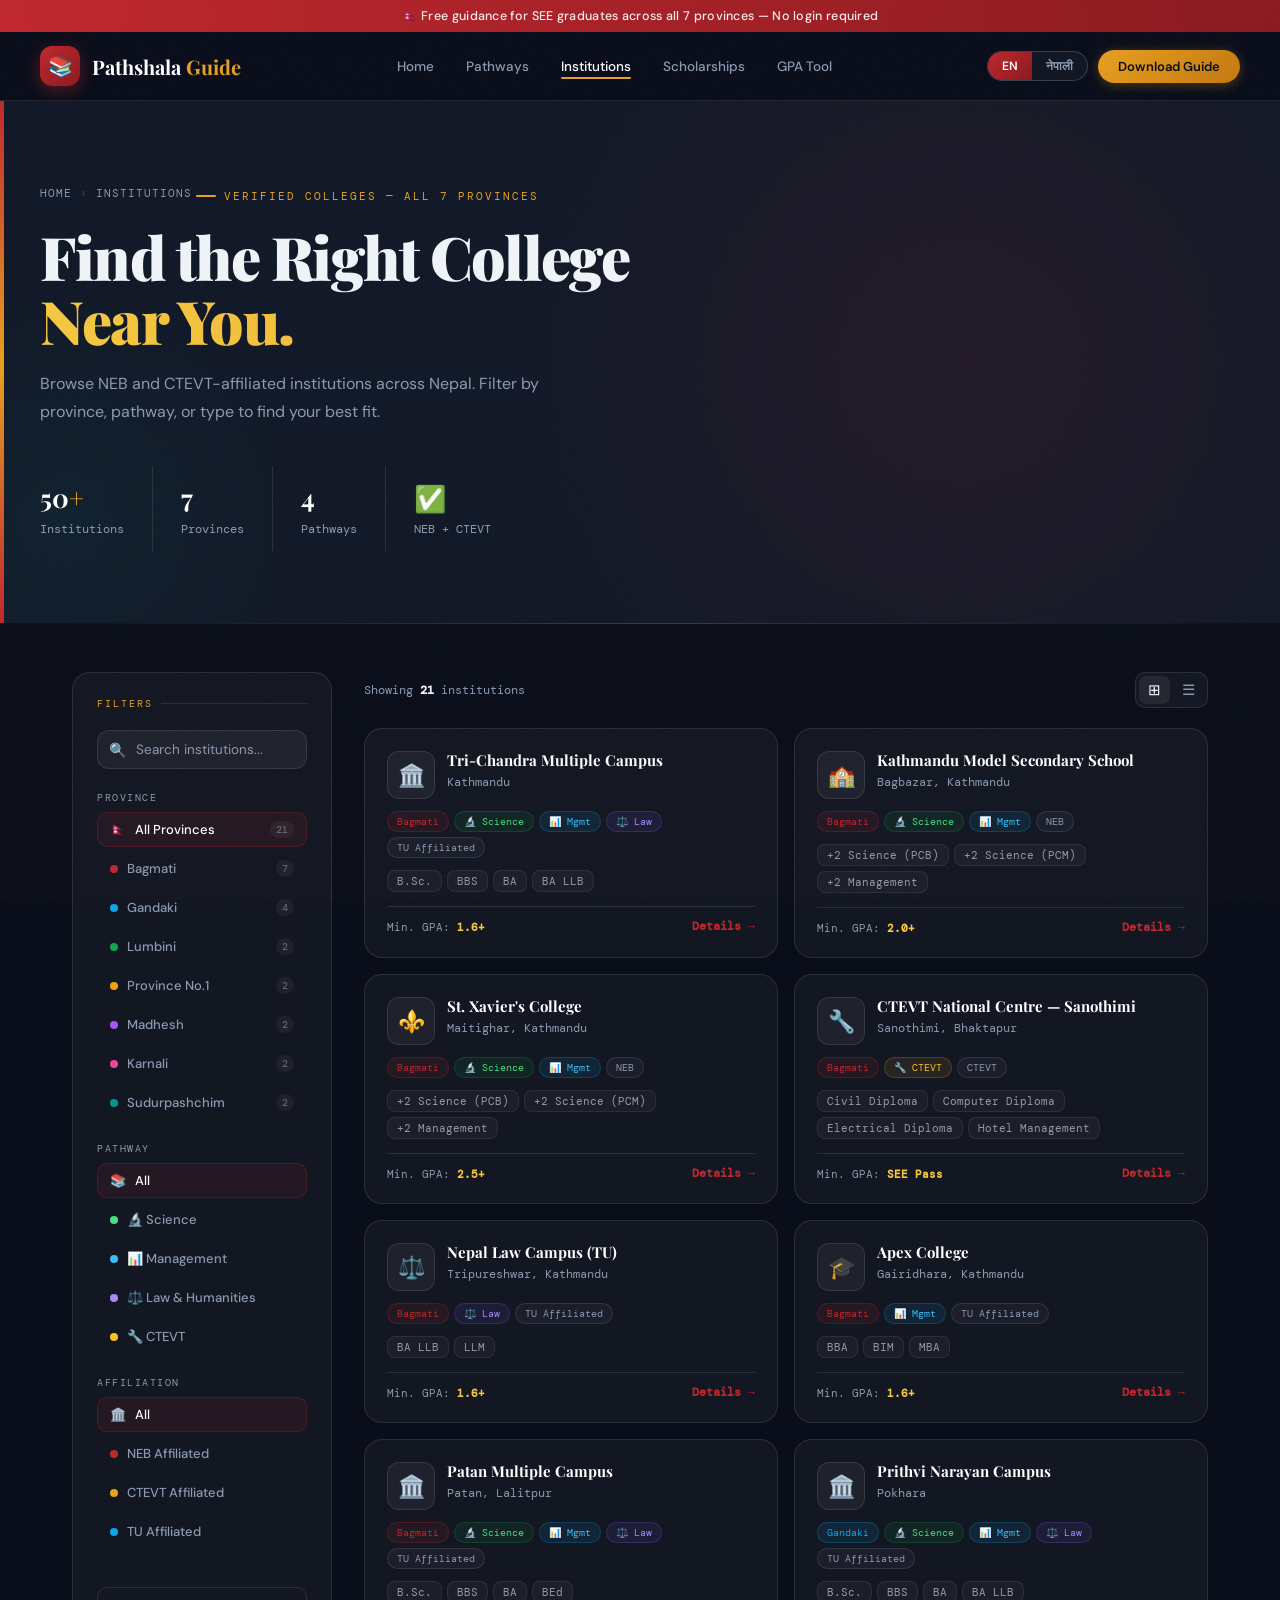
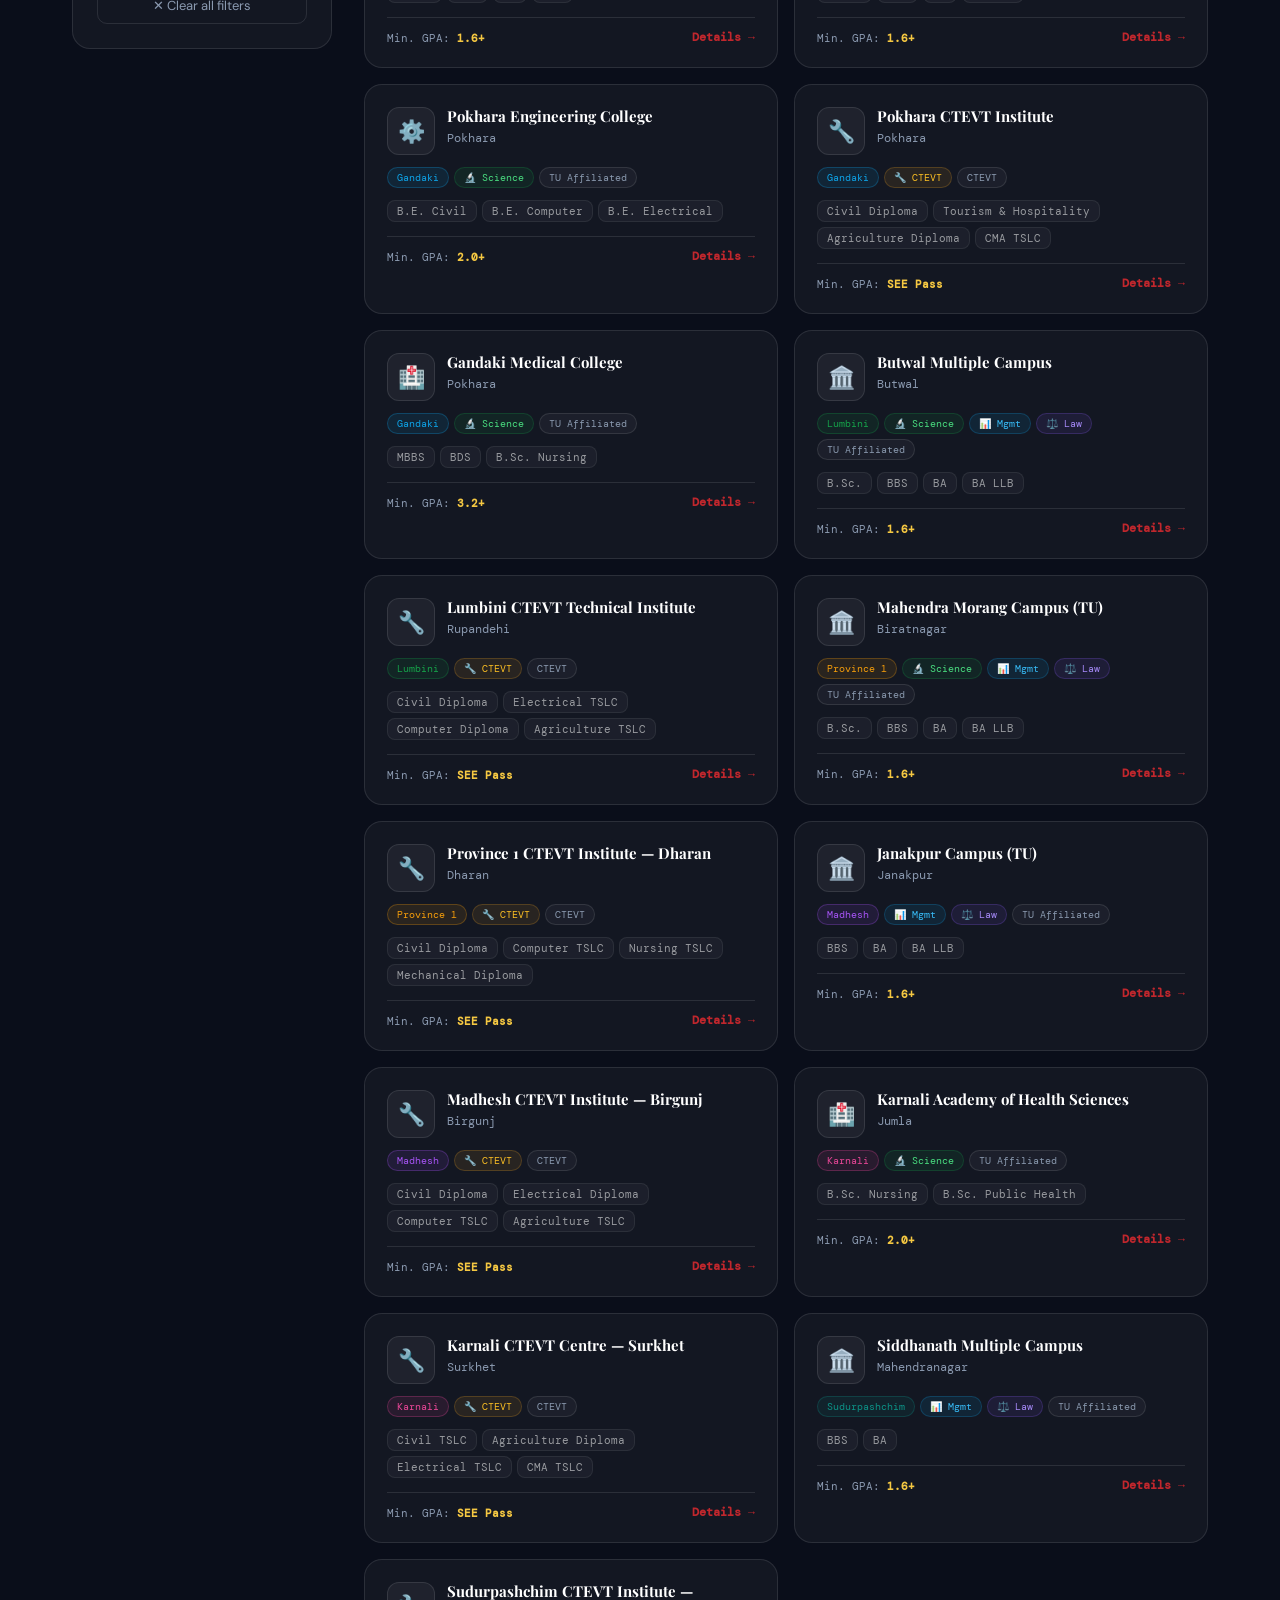
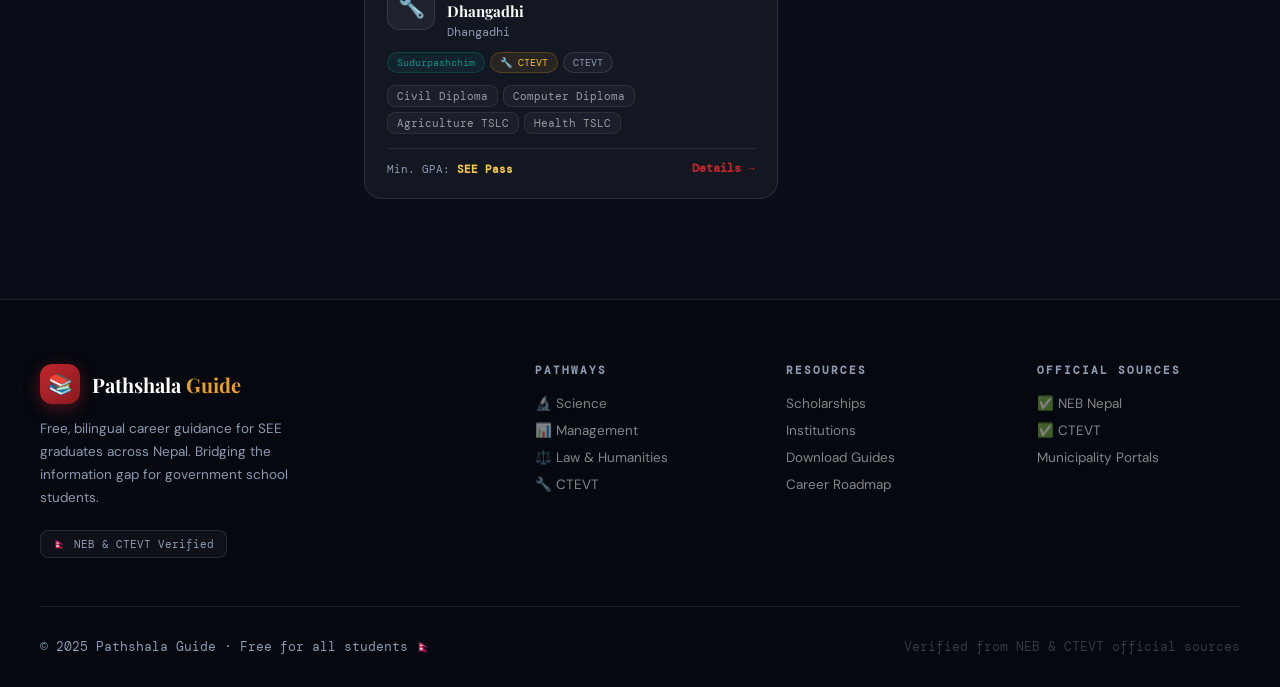
<file: Pathshala-Guide/step3-institutions/index.html>
<!DOCTYPE html>
<html lang="en">
<head>
<meta charset="UTF-8">
<meta name="viewport" content="width=device-width, initial-scale=1.0">
<title>Pathshala Guide — Institutions</title>
<link rel="preconnect" href="https://fonts.googleapis.com">
<link href="https://fonts.googleapis.com/css2?family=Playfair+Display:wght@700;900&family=DM+Sans:wght@300;400;500;600&family=DM+Mono:wght@400;500&display=swap" rel="stylesheet">
  <!-- Shared design system -->
  <link rel="stylesheet" href="../shared/shared.css">
  <!-- step3-institutions page styles -->
  <link rel="stylesheet" href="style.css">
</head>
<body class="lang-en">

<!-- TOPBAR -->
<div class="topbar">
  <span class="en">🇳🇵 Free guidance for SEE graduates across all 7 provinces — No login required</span>
  <span class="ne">🇳🇵 नेपालका सबै ७ प्रदेशका SEE उत्तीर्णहरूको लागि निःशुल्क मार्गदर्शन</span>
</div>

<!-- NAV -->
<nav>
  <div class="nav-inner">
    <a href="../step1-home/index.html" class="logo">
      <div class="logo-mark">📚</div>
      <div class="logo-name">Pathshala <em>Guide</em></div>
    </a>
    <div class="nav-links">
      <a href="../step1-home/index.html"><span class="en">Home</span><span class="ne">गृहपृष्ठ</span></a>
      <a href="../step2-pathways/index.html"><span class="en">Pathways</span><span class="ne">मार्गहरू</span></a>
      <a href="../step3-institutions/index.html" class="active"><span class="en">Institutions</span><span class="ne">संस्थाहरू</span></a>
      <a href="../step4-scholarships/index.html"><span class="en">Scholarships</span><span class="ne">छात्रवृत्ति</span></a>
      <a href="../step5-gpa-tool/index.html"><span class="en">GPA Tool</span><span class="ne">GPA टूल</span></a>
    </div>
    <div class="nav-right">
      <div class="lang-toggle">
        <button id="bEN" class="active" onclick="setLang('en')">EN</button>
        <button id="bNE" onclick="setLang('ne')">नेपाली</button>
      </div>
      <button class="btn-cta en" onclick="alert('PDF download coming soon!')">Download Guide</button>
      <button class="btn-cta ne" onclick="alert('PDF download coming soon!')">गाइड डाउनलोड</button>
      <button class="hamburger" onclick="openNav()"><span></span><span></span><span></span></button>
    </div>
  </div>
</nav>

<!-- MOBILE DRAWER -->
<div class="mob-overlay" id="mobOv" onclick="closeNav(event)">
  <div class="mob-drawer">
    <button class="xbtn" onclick="closeNav()">✕</button>
    <a href="../step1-home/index.html"><span class="en">🏠 Home</span><span class="ne">🏠 गृहपृष्ठ</span></a>
    <a href="../step2-pathways/index.html"><span class="en">🗺 Pathways</span><span class="ne">🗺 मार्गहरू</span></a>
    <a href="../step3-institutions/index.html"><span class="en">🏫 Institutions</span><span class="ne">🏫 संस्थाहरू</span></a>
    <a href="../step4-scholarships/index.html"><span class="en">💰 Scholarships</span><span class="ne">💰 छात्रवृत्ति</span></a>
    <a href="../step5-gpa-tool/index.html"><span class="en">🎯 GPA Tool</span><span class="ne">🎯 GPA टूल</span></a>
  </div>
</div>

<!-- PAGE HERO -->
<section class="page-hero">
  <div class="hero-stripe"></div>
  <div class="ph-inner">
    <div class="breadcrumb">
      <a href="../step1-home/index.html" class="en">Home</a>
      <a href="../step1-home/index.html" class="ne">गृहपृष्ठ</a>
      <span class="sep">›</span>
      <span style="color:rgba(255,255,255,.55)" class="en">Institutions</span>
      <span style="color:rgba(255,255,255,.55)" class="ne">संस्थाहरू</span>
    </div>
    <div class="sec-kicker reveal">
      <span class="en">Verified Colleges — All 7 Provinces</span>
      <span class="ne">प्रमाणित कलेजहरू — सबै ७ प्रदेश</span>
    </div>
    <h1 class="reveal d1">
      <span class="en">Find the Right College<span class="accent">Near You.</span></span>
      <span class="ne">सही कलेज खोज्नुहोस्<span class="accent">आफ्नो नजिक।</span></span>
    </h1>
    <p class="sub reveal d2 en">Browse NEB and CTEVT-affiliated institutions across Nepal. Filter by province, pathway, or type to find your best fit.</p>
    <p class="sub reveal d2 ne">नेपालभर NEB र CTEVT सम्बद्ध संस्थाहरू हेर्नुहोस्। प्रदेश, मार्ग वा प्रकारले फिल्टर गर्नुहोस्।</p>
    <div class="hero-stats reveal d3">
      <div class="hs-item"><span class="hs-num">50<em>+</em></span><span class="hs-lbl en">Institutions</span><span class="hs-lbl ne">संस्थाहरू</span></div>
      <div class="hs-item"><span class="hs-num">7</span><span class="hs-lbl en">Provinces</span><span class="hs-lbl ne">प्रदेशहरू</span></div>
      <div class="hs-item"><span class="hs-num">4</span><span class="hs-lbl en">Pathways</span><span class="hs-lbl ne">मार्गहरू</span></div>
      <div class="hs-item"><span class="hs-num" style="color:var(--gold)">✅</span><span class="hs-lbl">NEB + CTEVT</span></div>
    </div>
  </div>
</section>
<div class="divider"></div>

<!-- MAIN -->
<div class="main-wrap">

  <!-- SIDEBAR -->
  <aside class="sidebar">
    <div class="sb-title"><span class="en">Filters</span><span class="ne">फिल्टर</span></div>

    <div class="search-box">
      <span class="ico">🔍</span>
      <input type="text" id="searchInp" placeholder="Search institutions..." oninput="applyFilters()">
    </div>

    <div class="fg">
      <div class="fg-label en">Province</div>
      <div class="fg-label ne">प्रदेश</div>
      <div class="chips" id="provChips">
        <button class="chip active" data-v="all" onclick="setF('prov','all',this)">🇳🇵 <span class="en">All Provinces</span><span class="ne">सबै प्रदेश</span><span class="cnt" id="ca">—</span></button>
        <button class="chip" data-v="bagmati"       onclick="setF('prov','bagmati',this)"><span class="dot" style="background:#c0272d"></span>Bagmati<span class="cnt" id="cb">—</span></button>
        <button class="chip" data-v="gandaki"       onclick="setF('prov','gandaki',this)"><span class="dot" style="background:#0ea5e9"></span>Gandaki<span class="cnt" id="cg">—</span></button>
        <button class="chip" data-v="lumbini"       onclick="setF('prov','lumbini',this)"><span class="dot" style="background:#16a34a"></span>Lumbini<span class="cnt" id="cl">—</span></button>
        <button class="chip" data-v="p1"            onclick="setF('prov','p1',this)"><span class="dot" style="background:#f59e0b"></span>Province No.1<span class="cnt" id="cp1">—</span></button>
        <button class="chip" data-v="madhesh"       onclick="setF('prov','madhesh',this)"><span class="dot" style="background:#a855f7"></span>Madhesh<span class="cnt" id="cm">—</span></button>
        <button class="chip" data-v="karnali"       onclick="setF('prov','karnali',this)"><span class="dot" style="background:#ec4899"></span>Karnali<span class="cnt" id="ck">—</span></button>
        <button class="chip" data-v="sudurpashchim" onclick="setF('prov','sudurpashchim',this)"><span class="dot" style="background:#0d9488"></span>Sudurpashchim<span class="cnt" id="cs">—</span></button>
      </div>
    </div>

    <div class="fg">
      <div class="fg-label en">Pathway</div>
      <div class="fg-label ne">मार्ग</div>
      <div class="chips" id="pathChips">
        <button class="chip active" data-v="all"     onclick="setF('path','all',this)">📚 <span class="en">All</span><span class="ne">सबै</span></button>
        <button class="chip" data-v="science"        onclick="setF('path','science',this)"><span class="dot" style="background:#4ade80"></span>🔬 Science</button>
        <button class="chip" data-v="mgmt"           onclick="setF('path','mgmt',this)"><span class="dot" style="background:#38bdf8"></span>📊 Management</button>
        <button class="chip" data-v="law"            onclick="setF('path','law',this)"><span class="dot" style="background:#a78bfa"></span>⚖️ Law &amp; Humanities</button>
        <button class="chip" data-v="ctevt"          onclick="setF('path','ctevt',this)"><span class="dot" style="background:#fbbf24"></span>🔧 CTEVT</button>
      </div>
    </div>

    <div class="fg">
      <div class="fg-label en">Affiliation</div>
      <div class="fg-label ne">सम्बद्धता</div>
      <div class="chips" id="affChips">
        <button class="chip active" data-v="all"  onclick="setF('aff','all',this)">🏛️ <span class="en">All</span><span class="ne">सबै</span></button>
        <button class="chip" data-v="neb"         onclick="setF('aff','neb',this)"><span class="dot" style="background:#c0272d"></span>NEB Affiliated</button>
        <button class="chip" data-v="ctevt"       onclick="setF('aff','ctevt',this)"><span class="dot" style="background:#e8a020"></span>CTEVT Affiliated</button>
        <button class="chip" data-v="tu"          onclick="setF('aff','tu',this)"><span class="dot" style="background:#0ea5e9"></span>TU Affiliated</button>
      </div>
    </div>

    <button class="clear-btn" onclick="clearFilters()">
      <span class="en">✕ Clear all filters</span><span class="ne">✕ फिल्टर हटाउनुहोस्</span>
    </button>
  </aside>

  <!-- CONTENT -->
  <div>
    <button class="mob-filter-btn" onclick="openFD()">
      🎛️ <span class="en">Filter Institutions</span><span class="ne">संस्था फिल्टर</span>
    </button>

    <div class="toolbar">
      <div class="res-count">
        <span class="en">Showing <strong id="cntEN">—</strong> institutions</span>
        <span class="ne"><strong id="cntNE">—</strong> संस्थाहरू</span>
      </div>
      <div class="view-toggle">
        <button class="vt active" id="gBtn" onclick="setView('grid')" title="Grid">⊞</button>
        <button class="vt" id="lBtn" onclick="setView('list')" title="List">☰</button>
      </div>
    </div>

    <div class="inst-grid" id="grid"></div>
  </div>
</div>

<!-- MODAL -->
<div class="modal-bg" id="modalBg" onclick="closeModal(event)">
  <div class="modal" id="modalBox"></div>
</div>

<!-- MOBILE FILTER DRAWER -->
<div class="fd-overlay" id="fdOv" onclick="closeFD(event)">
  <div class="fd-panel">
    <div class="fd-hd">
      <h3 class="en">Filter Institutions</h3><h3 class="ne">फिल्टर</h3>
      <button class="fd-x" onclick="closeFD()">✕</button>
    </div>
    <div class="fg">
      <div class="fg-label en">Province</div><div class="fg-label ne">प्रदेश</div>
      <div class="chips" id="provChipsMob">
        <button class="chip active" data-v="all"            onclick="setF('prov','all',this,1)">🇳🇵 <span class="en">All</span><span class="ne">सबै</span></button>
        <button class="chip" data-v="bagmati"               onclick="setF('prov','bagmati',this,1)"><span class="dot" style="background:#c0272d"></span>Bagmati</button>
        <button class="chip" data-v="gandaki"               onclick="setF('prov','gandaki',this,1)"><span class="dot" style="background:#0ea5e9"></span>Gandaki</button>
        <button class="chip" data-v="lumbini"               onclick="setF('prov','lumbini',this,1)"><span class="dot" style="background:#16a34a"></span>Lumbini</button>
        <button class="chip" data-v="p1"                    onclick="setF('prov','p1',this,1)"><span class="dot" style="background:#f59e0b"></span>Province No.1</button>
        <button class="chip" data-v="madhesh"               onclick="setF('prov','madhesh',this,1)"><span class="dot" style="background:#a855f7"></span>Madhesh</button>
        <button class="chip" data-v="karnali"               onclick="setF('prov','karnali',this,1)"><span class="dot" style="background:#ec4899"></span>Karnali</button>
        <button class="chip" data-v="sudurpashchim"         onclick="setF('prov','sudurpashchim',this,1)"><span class="dot" style="background:#0d9488"></span>Sudurpashchim</button>
      </div>
    </div>
    <div class="fg" style="margin-top:18px">
      <div class="fg-label en">Pathway</div><div class="fg-label ne">मार्ग</div>
      <div class="chips" id="pathChipsMob">
        <button class="chip active" data-v="all"   onclick="setF('path','all',this,1)">📚 All</button>
        <button class="chip" data-v="science"      onclick="setF('path','science',this,1)"><span class="dot" style="background:#4ade80"></span>🔬 Science</button>
        <button class="chip" data-v="mgmt"         onclick="setF('path','mgmt',this,1)"><span class="dot" style="background:#38bdf8"></span>📊 Management</button>
        <button class="chip" data-v="law"          onclick="setF('path','law',this,1)"><span class="dot" style="background:#a78bfa"></span>⚖️ Law</button>
        <button class="chip" data-v="ctevt"        onclick="setF('path','ctevt',this,1)"><span class="dot" style="background:#fbbf24"></span>🔧 CTEVT</button>
      </div>
    </div>
    <button class="clear-btn" style="margin-top:20px" onclick="clearFilters();closeFD()">✕ <span class="en">Clear filters</span><span class="ne">फिल्टर हटाउनुहोस्</span></button>
  </div>
</div>

<!-- FOOTER -->
<footer>
  <div class="f-grid">
    <div class="f-about">
      <a href="../step1-home/index.html" class="logo">
        <div class="logo-mark">📚</div>
        <div class="logo-name">Pathshala <em>Guide</em></div>
      </a>
      <p class="en">Free, bilingual career guidance for SEE graduates across Nepal. Bridging the information gap for government school students.</p>
      <p class="ne">नेपालका SEE उत्तीर्णहरूको लागि निःशुल्क, द्विभाषिक क्यारियर मार्गदर्शन।</p>
      <div class="f-badge">🇳🇵 NEB &amp; CTEVT Verified</div>
    </div>
    <div class="f-col">
      <h5 class="en">Pathways</h5><h5 class="ne">मार्गहरू</h5>
      <a href="../step2-pathways/index.html"><span class="en">🔬 Science</span><span class="ne">🔬 विज्ञान</span></a>
      <a href="../step2-pathways/index.html"><span class="en">📊 Management</span><span class="ne">📊 व्यवस्थापन</span></a>
      <a href="../step2-pathways/index.html"><span class="en">⚖️ Law & Humanities</span><span class="ne">⚖️ कानून</span></a>
      <a href="../step2-pathways/index.html"><span class="en">🔧 CTEVT</span><span class="ne">🔧 CTEVT</span></a>
    </div>
    <div class="f-col">
      <h5 class="en">Resources</h5><h5 class="ne">स्रोतहरू</h5>
      <a href="../step4-scholarships/index.html"><span class="en">Scholarships</span><span class="ne">छात्रवृत्ति</span></a>
      <a href="../step3-institutions/index.html"><span class="en">Institutions</span><span class="ne">संस्थाहरू</span></a>
      <a href="#"><span class="en">Download Guides</span><span class="ne">गाइड डाउनलोड</span></a>
      <a href="../step5-gpa-tool/index.html"><span class="en">Career Roadmap</span><span class="ne">क्यारियर नक्सा</span></a>
    </div>
    <div class="f-col">
      <h5>Official Sources</h5>
      <a href="https://neb.ntc.net.np" target="_blank">✅ NEB Nepal</a>
      <a href="https://www.ctevt.org.np" target="_blank">✅ CTEVT</a>
      <a href="#"><span class="en">Municipality Portals</span><span class="ne">नगरपालिका</span></a>
    </div>
  </div>
  <div class="f-bottom">
    <span class="en">© 2025 Pathshala Guide · Free for all students 🇳🇵</span>
    <span class="ne">© २०२५ Pathshala Guide · सबैको लागि निःशुल्क 🇳🇵</span>
    <span style="color:rgba(255,255,255,.2)">Verified from NEB & CTEVT official sources</span>
  </div>
</footer>
  <!-- Shared JS -->
  <script src="../shared/shared.js"></script>
  <!-- Page JS -->
  <script src="script.js"></script>
</body>
</html>
</file>
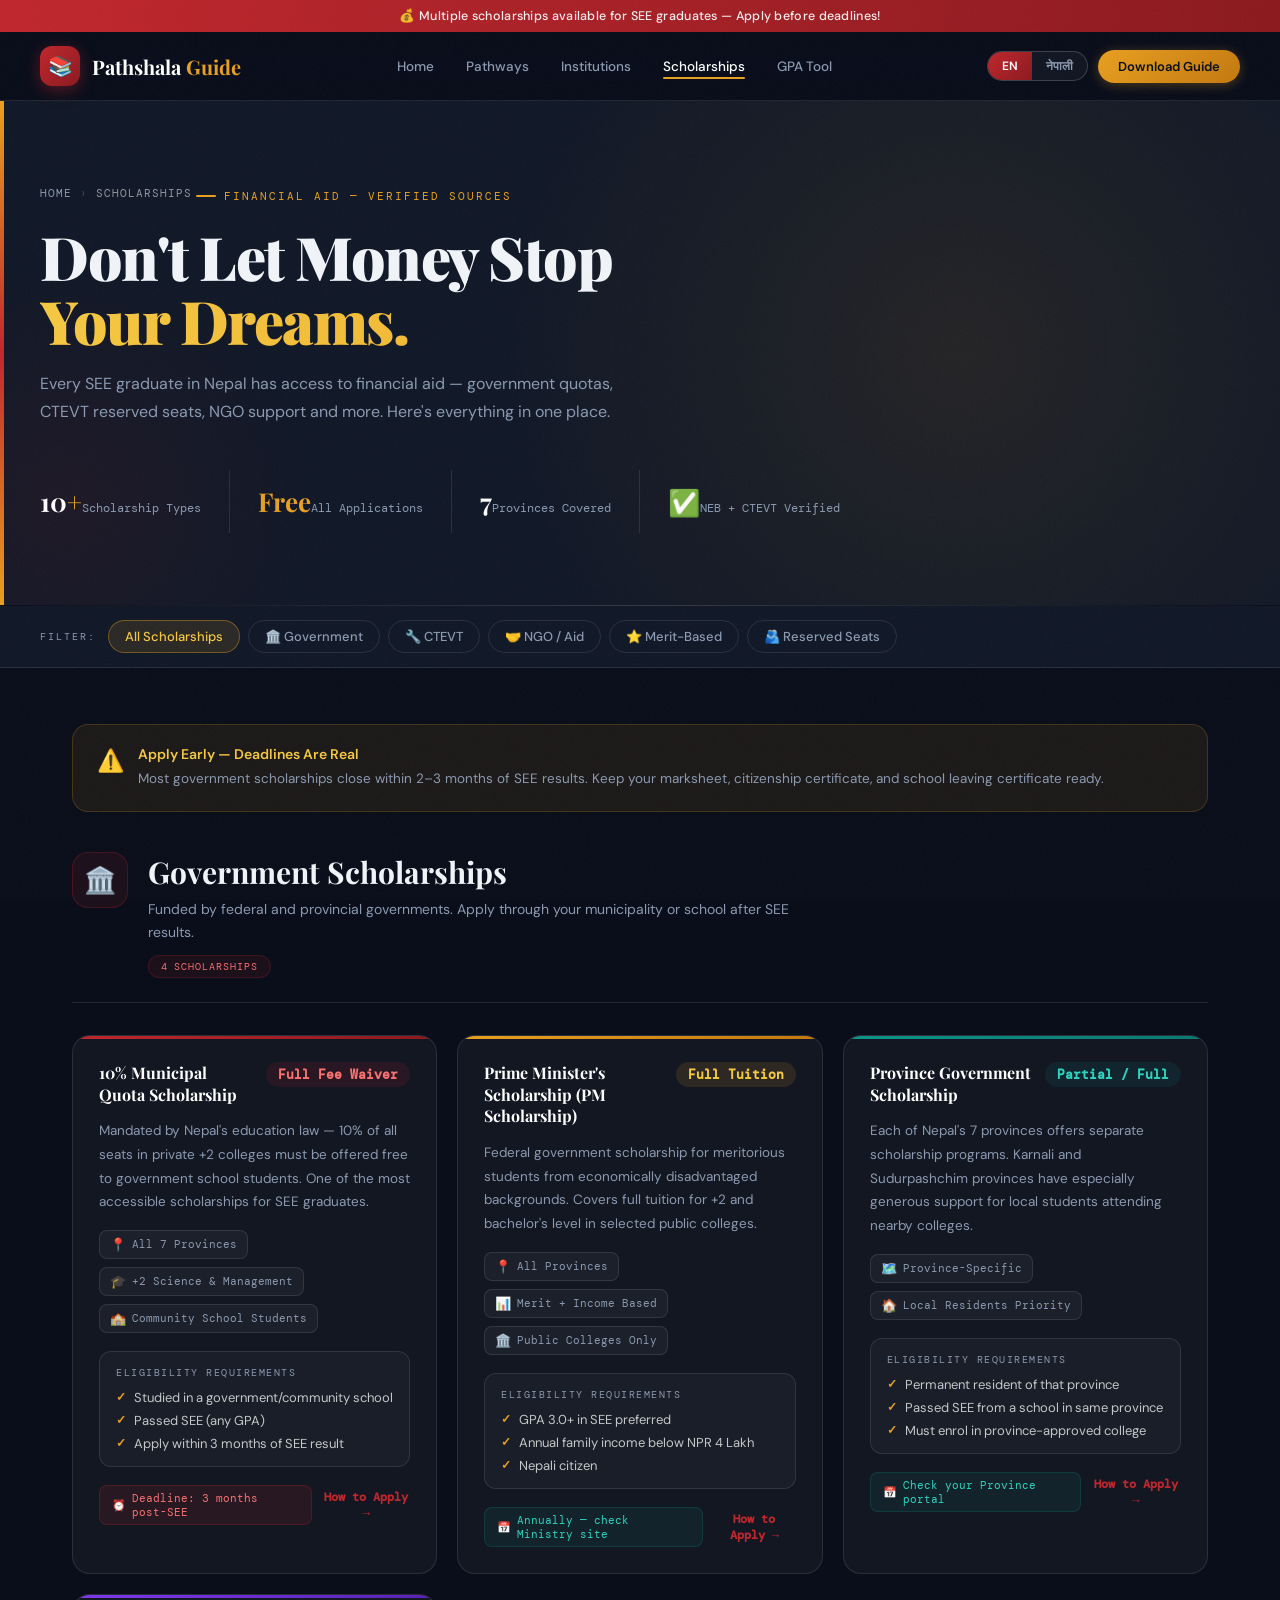
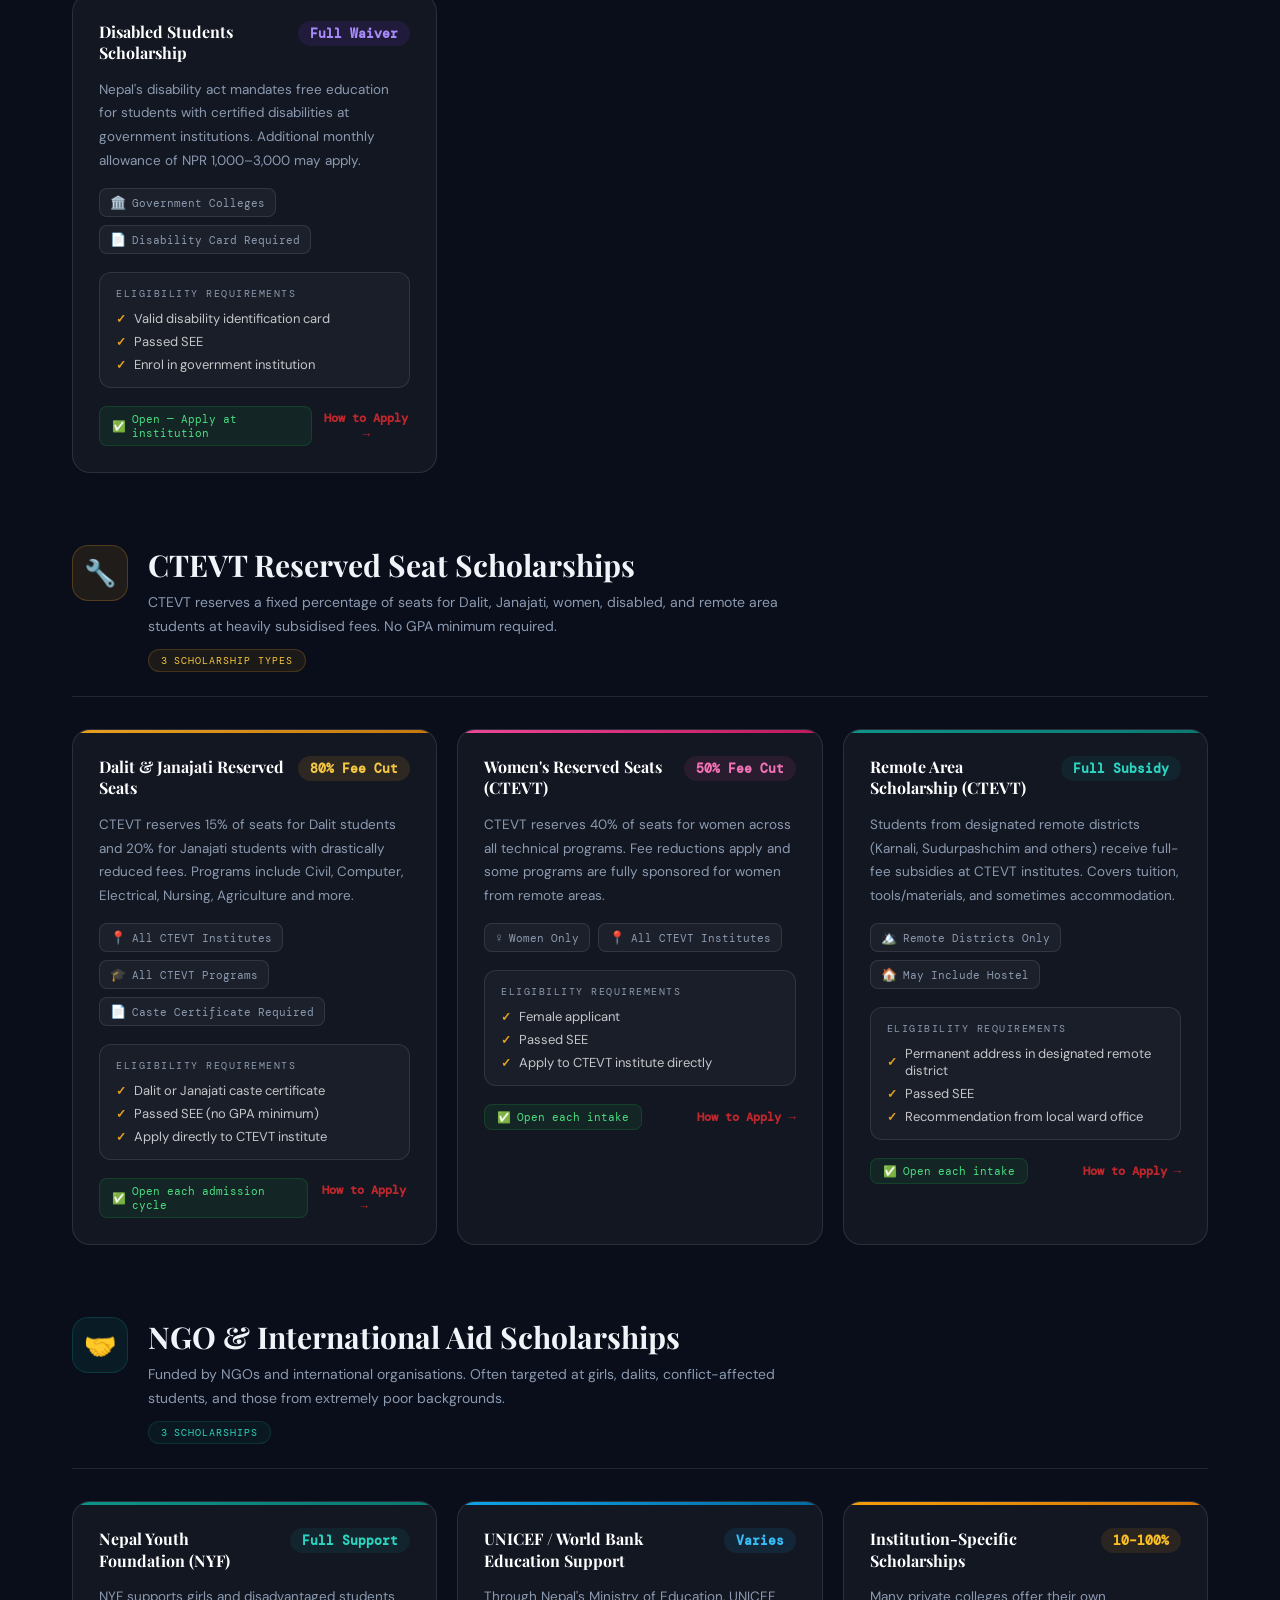
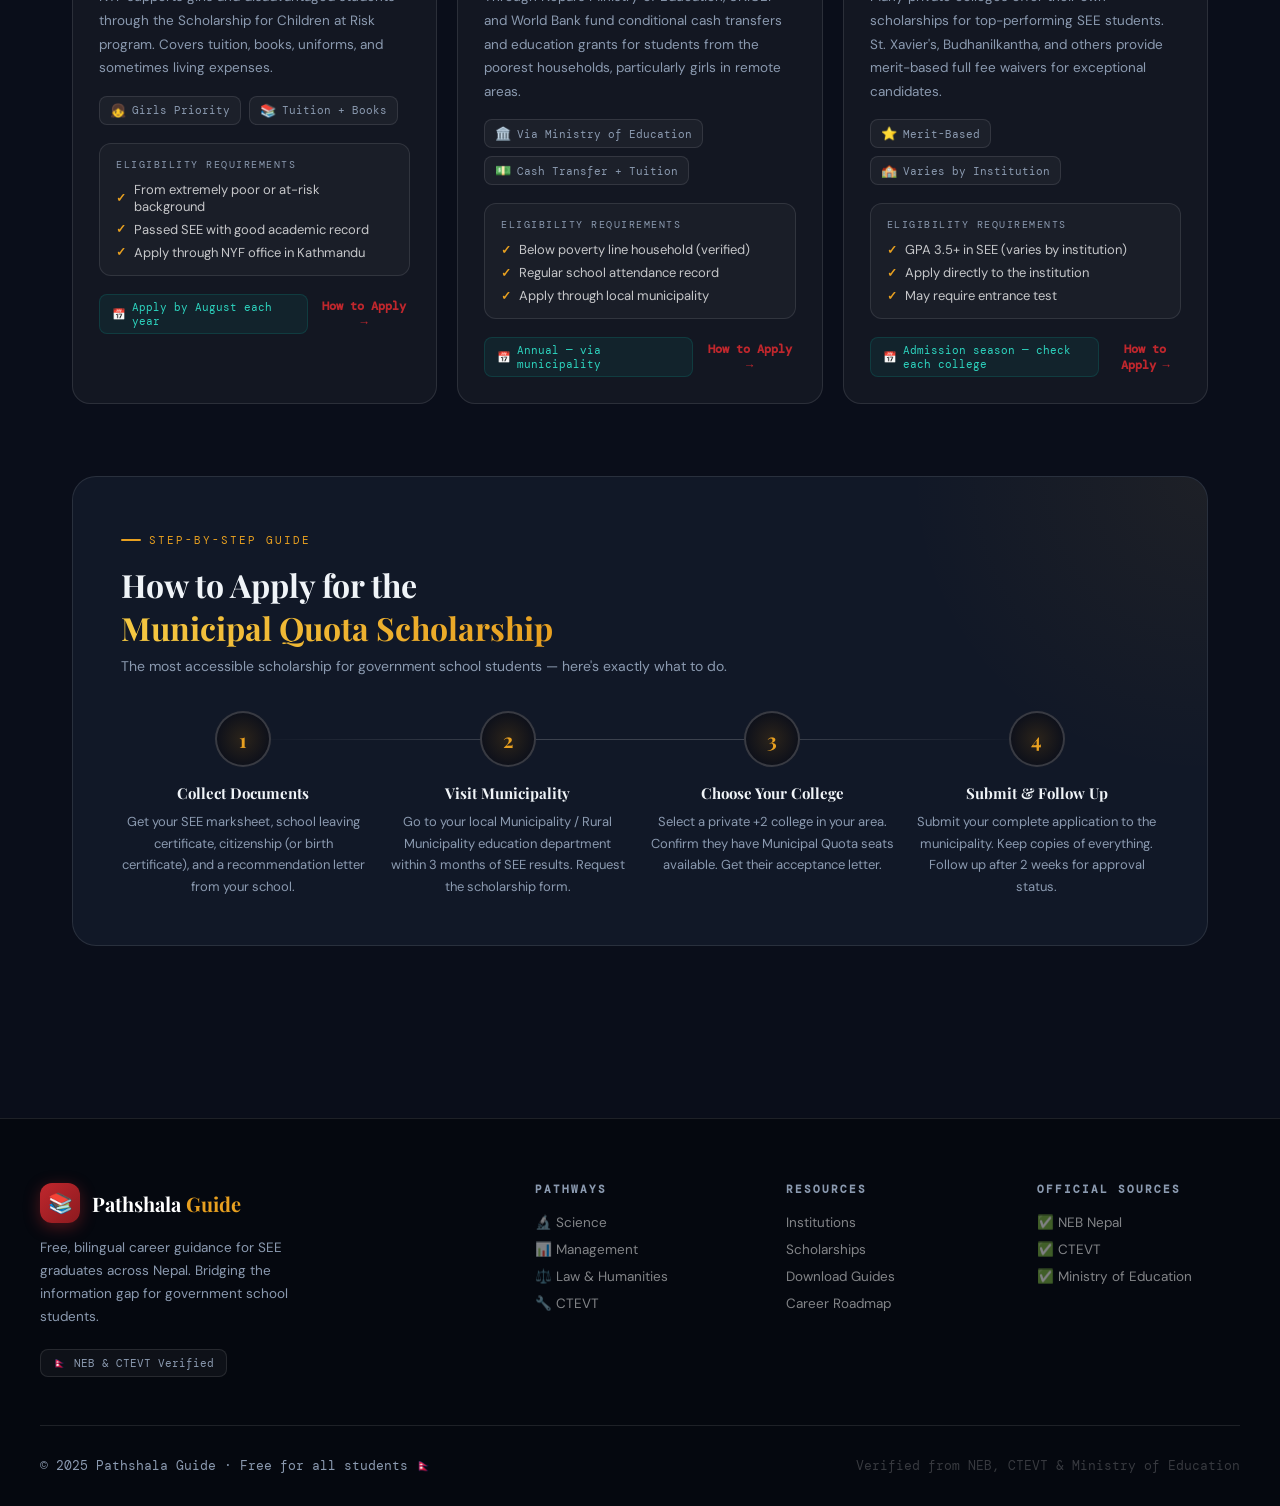
<file: Pathshala-Guide/step4-scholarships/index.html>
<!DOCTYPE html>
<html lang="en">
<head>
<meta charset="UTF-8">
<meta name="viewport" content="width=device-width, initial-scale=1.0">
<title>Pathshala Guide — Scholarships</title>
<link rel="preconnect" href="https://fonts.googleapis.com">
<link href="https://fonts.googleapis.com/css2?family=Playfair+Display:wght@700;900&family=DM+Sans:wght@300;400;500;600&family=DM+Mono:wght@400;500&display=swap" rel="stylesheet">
  <!-- Shared design system -->
  <link rel="stylesheet" href="../shared/shared.css">
  <!-- step4-scholarships page styles -->
  <link rel="stylesheet" href="style.css">
</head>
<body class="lang-en">

<!-- TOPBAR -->
<div class="topbar">
  <span class="en">💰 Multiple scholarships available for SEE graduates — Apply before deadlines!</span>
  <span class="ne">💰 SEE उत्तीर्णहरूका लागि धेरै छात्रवृत्तिहरू उपलब्ध — समयसीमा अघि आवेदन दिनुहोस्!</span>
</div>

<!-- NAV -->
<nav>
  <div class="nav-inner">
    <a href="../step1-home/index.html" class="logo">
      <div class="logo-mark">📚</div>
      <div class="logo-name">Pathshala <em>Guide</em></div>
    </a>
    <div class="nav-links">
      <a href="../step1-home/index.html"><span class="en">Home</span><span class="ne">गृहपृष्ठ</span></a>
      <a href="../step2-pathways/index.html"><span class="en">Pathways</span><span class="ne">मार्गहरू</span></a>
      <a href="../step3-institutions/index.html"><span class="en">Institutions</span><span class="ne">संस्थाहरू</span></a>
      <a href="../step4-scholarships/index.html" class="active"><span class="en">Scholarships</span><span class="ne">छात्रवृत्ति</span></a>
      <a href="../step5-gpa-tool/index.html"><span class="en">GPA Tool</span><span class="ne">GPA टूल</span></a>
    </div>
    <div class="nav-right">
      <div class="lang-toggle">
        <button id="bEN" class="active" onclick="setLang('en')">EN</button>
        <button id="bNE" onclick="setLang('ne')">नेपाली</button>
      </div>
      <button class="btn-cta en">Download Guide</button>
      <button class="btn-cta ne">गाइड डाउनलोड</button>
      <button class="hamburger" onclick="openNav()"><span></span><span></span><span></span></button>
    </div>
  </div>
</nav>

<!-- MOBILE DRAWER -->
<div class="mob-ov" id="mobOv" onclick="closeNav(event)">
  <div class="mob-drawer">
    <button class="xbtn" onclick="closeNav()">✕</button>
    <a href="../step1-home/index.html"><span class="en">🏠 Home</span><span class="ne">🏠 गृहपृष्ठ</span></a>
    <a href="../step2-pathways/index.html"><span class="en">🗺 Pathways</span><span class="ne">🗺 मार्गहरू</span></a>
    <a href="../step3-institutions/index.html"><span class="en">🏫 Institutions</span><span class="ne">🏫 संस्थाहरू</span></a>
    <a href="../step4-scholarships/index.html"><span class="en">💰 Scholarships</span><span class="ne">💰 छात्रवृत्ति</span></a>
    <a href="../step5-gpa-tool/index.html"><span class="en">🎯 GPA Tool</span><span class="ne">🎯 GPA टूल</span></a>
  </div>
</div>

<!-- PAGE HERO -->
<section class="page-hero">
  <div class="hero-stripe"></div>
  <div class="ph-inner">
    <div class="breadcrumb">
      <a href="../step1-home/index.html" class="en">Home</a>
      <a href="../step1-home/index.html" class="ne">गृहपृष्ठ</a>
      <span class="sep">›</span>
      <span style="color:rgba(255,255,255,.55)" class="en">Scholarships</span>
      <span style="color:rgba(255,255,255,.55)" class="ne">छात्रवृत्ति</span>
    </div>
    <div class="sec-kicker reveal">
      <span class="en">Financial Aid — Verified Sources</span>
      <span class="ne">आर्थिक सहायता — प्रमाणित स्रोत</span>
    </div>
    <h1 class="reveal d1">
      <span class="en">Don't Let Money Stop<span class="accent">Your Dreams.</span></span>
      <span class="ne">पैसाले तपाईंको सपना<span class="accent">रोक्न नदिनुहोस्।</span></span>
    </h1>
    <p class="sub reveal d2 en">Every SEE graduate in Nepal has access to financial aid — government quotas, CTEVT reserved seats, NGO support and more. Here's everything in one place.</p>
    <p class="sub reveal d2 ne">नेपालका प्रत्येक SEE उत्तीर्णले आर्थिक सहायता पाउन सक्छन् — सरकारी कोटा, CTEVT आरक्षित सिट, NGO सहायता र थप। यहाँ सबै एकै ठाउँमा।</p>
    <div class="hero-stats reveal d3">
      <div class="hs-item"><span class="hs-num">10<em>+</em></span><span class="hs-lbl en">Scholarship Types</span><span class="hs-lbl ne">छात्रवृत्ति प्रकार</span></div>
      <div class="hs-item"><span class="hs-num" style="color:var(--gold)">Free</span><span class="hs-lbl en">All Applications</span><span class="hs-lbl ne">सबै आवेदन</span></div>
      <div class="hs-item"><span class="hs-num">7</span><span class="hs-lbl en">Provinces Covered</span><span class="hs-lbl ne">प्रदेशहरू</span></div>
      <div class="hs-item"><span class="hs-num">✅</span><span class="hs-lbl">NEB + CTEVT Verified</span></div>
    </div>
  </div>
</section>
<div class="divider"></div>

<!-- FILTER BAR -->
<div class="filter-bar">
  <div class="fb-inner">
    <span class="fb-label en">Filter:</span>
    <span class="fb-label ne">फिल्टर:</span>
    <button class="ftab active" data-f="all" onclick="filterCards('all',this)"><span class="en">All Scholarships</span><span class="ne">सबै</span></button>
    <button class="ftab" data-f="govt" onclick="filterCards('govt',this)">🏛️ <span class="en">Government</span><span class="ne">सरकारी</span></button>
    <button class="ftab" data-f="ctevt" onclick="filterCards('ctevt',this)">🔧 CTEVT</button>
    <button class="ftab" data-f="ngo" onclick="filterCards('ngo',this)">🤝 <span class="en">NGO / Aid</span><span class="ne">NGO</span></button>
    <button class="ftab" data-f="merit" onclick="filterCards('merit',this)">⭐ <span class="en">Merit-Based</span><span class="ne">मेरिट</span></button>
    <button class="ftab" data-f="dalit" onclick="filterCards('dalit',this)">🫂 <span class="en">Reserved Seats</span><span class="ne">आरक्षित</span></button>
  </div>
</div>

<!-- MAIN -->
<div class="main">

  <!-- ALERT BANNER -->
  <div class="alert-banner reveal">
    <div class="alert-ico">⚠️</div>
    <div class="alert-text">
      <h4 class="en">Apply Early — Deadlines Are Real</h4>
      <h4 class="ne">छिटो आवेदन दिनुहोस् — समयसीमा वास्तविक छ</h4>
      <p class="en">Most government scholarships close within 2–3 months of SEE results. Keep your marksheet, citizenship certificate, and school leaving certificate ready.</p>
      <p class="ne">अधिकांश सरकारी छात्रवृत्ति SEE नतिजाको २–३ महिनाभित्र बन्द हुन्छन्। आफ्नो अंकपत्र, नागरिकता र विद्यालय छोड्ने प्रमाणपत्र तयार राख्नुहोस्।</p>
    </div>
  </div>

  <!-- ══ SECTION 1: GOVERNMENT ══ -->
  <div class="sc-section reveal" id="sec-govt">
    <div class="sc-section-hd">
      <div class="sc-type-icon" style="background:rgba(192,39,45,.1);border-color:rgba(192,39,45,.25)">🏛️</div>
      <div class="sc-section-meta">
        <h2 class="en">Government Scholarships</h2>
        <h2 class="ne">सरकारी छात्रवृत्तिहरू</h2>
        <p class="en">Funded by federal and provincial governments. Apply through your municipality or school after SEE results.</p>
        <p class="ne">संघीय र प्रदेश सरकारद्वारा वित्तपोषित। SEE नतिजापछि नगरपालिका वा विद्यालय मार्फत आवेदन दिनुहोस्।</p>
        <div class="sc-count-badge" style="background:rgba(192,39,45,.1);border:1px solid rgba(192,39,45,.2);color:#f87171;font-family:var(--ff-m);font-size:10px;letter-spacing:1px;text-transform:uppercase;padding:4px 12px;border-radius:20px;margin-top:10px">4 <span class="en">Scholarships</span><span class="ne">छात्रवृत्ति</span></div>
      </div>
    </div>
    <div class="sc-grid" id="grid-govt">

      <div class="sc-card reveal" data-type="govt">
        <div style="position:absolute;top:0;left:0;right:0;height:3px;background:linear-gradient(90deg,var(--crimson),#8b1a1f);border-radius:var(--r) var(--r) 0 0"></div>
        <div class="sc-card-top">
          <div class="sc-card-name en">10% Municipal Quota Scholarship</div>
          <div class="sc-card-name ne">१०% नगरपालिका कोटा छात्रवृत्ति</div>
          <div class="sc-card-amt" style="background:rgba(192,39,45,.12);color:#f87171">Full Fee Waiver</div>
        </div>
        <p class="sc-card-desc en">Mandated by Nepal's education law — 10% of all seats in private +2 colleges must be offered free to government school students. One of the most accessible scholarships for SEE graduates.</p>
        <p class="sc-card-desc ne">नेपालको शिक्षा कानूनले निजी +2 कलेजका १०% सिट सरकारी विद्यालयका विद्यार्थीलाई निःशुल्क दिनु अनिवार्य छ।</p>
        <div class="sc-card-meta">
          <div class="meta-pill"><span class="mp-ico">📍</span><span class="en">All 7 Provinces</span><span class="ne">सबै ७ प्रदेश</span></div>
          <div class="meta-pill"><span class="mp-ico">🎓</span><span class="en">+2 Science & Management</span><span class="ne">+2 विज्ञान र व्यवस्थापन</span></div>
          <div class="meta-pill"><span class="mp-ico">🏫</span><span class="en">Community School Students</span><span class="ne">सामुदायिक विद्यालय</span></div>
        </div>
        <div class="sc-card-eligibility">
          <div class="elig-title en">Eligibility Requirements</div>
          <div class="elig-title ne">योग्यताका सर्तहरू</div>
          <div class="elig-list">
            <div class="elig-item en">Studied in a government/community school</div>
            <div class="elig-item ne">सरकारी/सामुदायिक विद्यालयमा पढेको</div>
            <div class="elig-item en">Passed SEE (any GPA)</div>
            <div class="elig-item ne">SEE उत्तीर्ण (जुनसुकै GPA)</div>
            <div class="elig-item en">Apply within 3 months of SEE result</div>
            <div class="elig-item ne">SEE नतिजाको ३ महिनाभित्र आवेदन</div>
          </div>
        </div>
        <div class="sc-card-footer">
          <div class="deadline-chip urgent">⏰ <span class="en">Deadline: 3 months post-SEE</span><span class="ne">समयसीमा: SEE पछि ३ महिना</span></div>
          <button class="apply-btn en" onclick="showSteps('municipal')">How to Apply →</button>
          <button class="apply-btn ne" onclick="showSteps('municipal')">कसरी आवेदन →</button>
        </div>
      </div>

      <div class="sc-card reveal d1" data-type="govt">
        <div style="position:absolute;top:0;left:0;right:0;height:3px;background:linear-gradient(90deg,var(--gold),#c47810);border-radius:var(--r) var(--r) 0 0"></div>
        <div class="sc-card-top">
          <div class="sc-card-name en">Prime Minister's Scholarship (PM Scholarship)</div>
          <div class="sc-card-name ne">प्रधानमन्त्री छात्रवृत्ति</div>
          <div class="sc-card-amt" style="background:rgba(232,160,32,.12);color:var(--gold-l)">Full Tuition</div>
        </div>
        <p class="sc-card-desc en">Federal government scholarship for meritorious students from economically disadvantaged backgrounds. Covers full tuition for +2 and bachelor's level in selected public colleges.</p>
        <p class="sc-card-desc ne">आर्थिक रूपमा कमजोर मेधावी विद्यार्थीका लागि संघीय सरकारी छात्रवृत्ति। चयनित सार्वजनिक कलेजमा +2 र स्नातक तहको पूर्ण शुल्क।</p>
        <div class="sc-card-meta">
          <div class="meta-pill"><span class="mp-ico">📍</span><span class="en">All Provinces</span><span class="ne">सबै प्रदेश</span></div>
          <div class="meta-pill"><span class="mp-ico">📊</span><span class="en">Merit + Income Based</span><span class="ne">मेरिट + आय</span></div>
          <div class="meta-pill"><span class="mp-ico">🏛️</span><span class="en">Public Colleges Only</span><span class="ne">सार्वजनिक कलेज मात्र</span></div>
        </div>
        <div class="sc-card-eligibility">
          <div class="elig-title en">Eligibility Requirements</div>
          <div class="elig-title ne">योग्यताका सर्तहरू</div>
          <div class="elig-list">
            <div class="elig-item en">GPA 3.0+ in SEE preferred</div>
            <div class="elig-item ne">SEE मा GPA ३.०+ प्राथमिकता</div>
            <div class="elig-item en">Annual family income below NPR 4 Lakh</div>
            <div class="elig-item ne">वार्षिक पारिवारिक आय NPR ४ लाखभन्दा कम</div>
            <div class="elig-item en">Nepali citizen</div>
            <div class="elig-item ne">नेपाली नागरिक</div>
          </div>
        </div>
        <div class="sc-card-footer">
          <div class="deadline-chip normal">📅 <span class="en">Annually — check Ministry site</span><span class="ne">वार्षिक — मन्त्रालय साइट हेर्नुहोस्</span></div>
          <button class="apply-btn en" onclick="showSteps('pm')">How to Apply →</button>
          <button class="apply-btn ne" onclick="showSteps('pm')">कसरी आवेदन →</button>
        </div>
      </div>

      <div class="sc-card reveal d2" data-type="govt">
        <div style="position:absolute;top:0;left:0;right:0;height:3px;background:linear-gradient(90deg,var(--teal),#0a7a72);border-radius:var(--r) var(--r) 0 0"></div>
        <div class="sc-card-top">
          <div class="sc-card-name en">Province Government Scholarship</div>
          <div class="sc-card-name ne">प्रदेश सरकार छात्रवृत्ति</div>
          <div class="sc-card-amt" style="background:rgba(13,148,136,.1);color:#2dd4bf">Partial / Full</div>
        </div>
        <p class="sc-card-desc en">Each of Nepal's 7 provinces offers separate scholarship programs. Karnali and Sudurpashchim provinces have especially generous support for local students attending nearby colleges.</p>
        <p class="sc-card-desc ne">नेपालका ७ प्रदेश मध्ये प्रत्येकले आफ्नै छात्रवृत्ति कार्यक्रम सञ्चालन गर्छ। कर्णाली र सुदूरपश्चिमले स्थानीय विद्यार्थीलाई विशेष सहायता दिन्छ।</p>
        <div class="sc-card-meta">
          <div class="meta-pill"><span class="mp-ico">🗺️</span><span class="en">Province-Specific</span><span class="ne">प्रदेश-विशिष्ट</span></div>
          <div class="meta-pill"><span class="mp-ico">🏠</span><span class="en">Local Residents Priority</span><span class="ne">स्थानीय बासिन्दा प्राथमिकता</span></div>
        </div>
        <div class="sc-card-eligibility">
          <div class="elig-title en">Eligibility Requirements</div>
          <div class="elig-title ne">योग्यताका सर्तहरू</div>
          <div class="elig-list">
            <div class="elig-item en">Permanent resident of that province</div>
            <div class="elig-item ne">सम्बन्धित प्रदेशको स्थायी बासिन्दा</div>
            <div class="elig-item en">Passed SEE from a school in same province</div>
            <div class="elig-item ne">उही प्रदेशको विद्यालयबाट SEE उत्तीर्ण</div>
            <div class="elig-item en">Must enrol in province-approved college</div>
            <div class="elig-item ne">प्रदेश-अनुमोदित कलेजमा भर्ना अनिवार्य</div>
          </div>
        </div>
        <div class="sc-card-footer">
          <div class="deadline-chip normal">📅 <span class="en">Check your Province portal</span><span class="ne">प्रदेश पोर्टल हेर्नुहोस्</span></div>
          <button class="apply-btn en" onclick="showSteps('province')">How to Apply →</button>
          <button class="apply-btn ne" onclick="showSteps('province')">कसरी आवेदन →</button>
        </div>
      </div>

      <div class="sc-card reveal d3" data-type="govt">
        <div style="position:absolute;top:0;left:0;right:0;height:3px;background:linear-gradient(90deg,#7c3aed,#5b21b6);border-radius:var(--r) var(--r) 0 0"></div>
        <div class="sc-card-top">
          <div class="sc-card-name en">Disabled Students Scholarship</div>
          <div class="sc-card-name ne">अपाङ्गता भएका विद्यार्थी छात्रवृत्ति</div>
          <div class="sc-card-amt" style="background:rgba(124,58,237,.12);color:#a78bfa">Full Waiver</div>
        </div>
        <p class="sc-card-desc en">Nepal's disability act mandates free education for students with certified disabilities at government institutions. Additional monthly allowance of NPR 1,000–3,000 may apply.</p>
        <p class="sc-card-desc ne">नेपालको अपाङ्गता ऐनले सरकारी संस्थामा प्रमाणित अपाङ्गता भएका विद्यार्थीलाई निःशुल्क शिक्षा अनिवार्य गरेको छ।</p>
        <div class="sc-card-meta">
          <div class="meta-pill"><span class="mp-ico">🏛️</span><span class="en">Government Colleges</span><span class="ne">सरकारी कलेज</span></div>
          <div class="meta-pill"><span class="mp-ico">📄</span><span class="en">Disability Card Required</span><span class="ne">अपाङ्गता परिचयपत्र</span></div>
        </div>
        <div class="sc-card-eligibility">
          <div class="elig-title en">Eligibility Requirements</div>
          <div class="elig-title ne">योग्यताका सर्तहरू</div>
          <div class="elig-list">
            <div class="elig-item en">Valid disability identification card</div>
            <div class="elig-item ne">मान्य अपाङ्गता परिचयपत्र</div>
            <div class="elig-item en">Passed SEE</div>
            <div class="elig-item ne">SEE उत्तीर्ण</div>
            <div class="elig-item en">Enrol in government institution</div>
            <div class="elig-item ne">सरकारी संस्थामा भर्ना</div>
          </div>
        </div>
        <div class="sc-card-footer">
          <div class="deadline-chip open">✅ <span class="en">Open — Apply at institution</span><span class="ne">खुला — संस्थामा आवेदन</span></div>
          <button class="apply-btn en" onclick="showSteps('disability')">How to Apply →</button>
          <button class="apply-btn ne" onclick="showSteps('disability')">कसरी आवेदन →</button>
        </div>
      </div>

    </div>
  </div>

  <!-- ══ SECTION 2: CTEVT ══ -->
  <div class="sc-section reveal" id="sec-ctevt">
    <div class="sc-section-hd">
      <div class="sc-type-icon" style="background:rgba(232,160,32,.1);border-color:rgba(232,160,32,.25)">🔧</div>
      <div class="sc-section-meta">
        <h2 class="en">CTEVT Reserved Seat Scholarships</h2>
        <h2 class="ne">CTEVT आरक्षित सिट छात्रवृत्तिहरू</h2>
        <p class="en">CTEVT reserves a fixed percentage of seats for Dalit, Janajati, women, disabled, and remote area students at heavily subsidised fees. No GPA minimum required.</p>
        <p class="ne">CTEVT ले दलित, जनजाति, महिला, अपाङ्ग र दुर्गम क्षेत्रका विद्यार्थीका लागि निश्चित प्रतिशत सिट आरक्षित राख्छ।</p>
        <div class="sc-count-badge" style="background:rgba(232,160,32,.08);border:1px solid rgba(232,160,32,.2);color:var(--gold-l);font-family:var(--ff-m);font-size:10px;letter-spacing:1px;text-transform:uppercase;padding:4px 12px;border-radius:20px;margin-top:10px">3 <span class="en">Scholarship Types</span><span class="ne">छात्रवृत्ति प्रकार</span></div>
      </div>
    </div>
    <div class="sc-grid">

      <div class="sc-card reveal" data-type="ctevt dalit">
        <div style="position:absolute;top:0;left:0;right:0;height:3px;background:linear-gradient(90deg,var(--gold),#c47810);border-radius:var(--r) var(--r) 0 0"></div>
        <div class="sc-card-top">
          <div class="sc-card-name en">Dalit & Janajati Reserved Seats</div>
          <div class="sc-card-name ne">दलित र जनजाति आरक्षित सिट</div>
          <div class="sc-card-amt" style="background:rgba(232,160,32,.12);color:var(--gold-l)">80% Fee Cut</div>
        </div>
        <p class="sc-card-desc en">CTEVT reserves 15% of seats for Dalit students and 20% for Janajati students with drastically reduced fees. Programs include Civil, Computer, Electrical, Nursing, Agriculture and more.</p>
        <p class="sc-card-desc ne">CTEVT ले दलित विद्यार्थीका लागि १५% र जनजातिका लागि २०% सिट आरक्षित राखेको छ। अत्यन्त कम शुल्क।</p>
        <div class="sc-card-meta">
          <div class="meta-pill"><span class="mp-ico">📍</span><span class="en">All CTEVT Institutes</span><span class="ne">सबै CTEVT संस्थान</span></div>
          <div class="meta-pill"><span class="mp-ico">🎓</span><span class="en">All CTEVT Programs</span><span class="ne">सबै CTEVT कार्यक्रम</span></div>
          <div class="meta-pill"><span class="mp-ico">📄</span><span class="en">Caste Certificate Required</span><span class="ne">जात प्रमाणपत्र आवश्यक</span></div>
        </div>
        <div class="sc-card-eligibility">
          <div class="elig-title en">Eligibility Requirements</div>
          <div class="elig-title ne">योग्यताका सर्तहरू</div>
          <div class="elig-list">
            <div class="elig-item en">Dalit or Janajati caste certificate</div>
            <div class="elig-item ne">दलित वा जनजाति जात प्रमाणपत्र</div>
            <div class="elig-item en">Passed SEE (no GPA minimum)</div>
            <div class="elig-item ne">SEE उत्तीर्ण (न्यूनतम GPA छैन)</div>
            <div class="elig-item en">Apply directly to CTEVT institute</div>
            <div class="elig-item ne">CTEVT संस्थानमा सिधै आवेदन</div>
          </div>
        </div>
        <div class="sc-card-footer">
          <div class="deadline-chip open">✅ <span class="en">Open each admission cycle</span><span class="ne">प्रत्येक भर्ना चक्रमा खुला</span></div>
          <button class="apply-btn en" onclick="showSteps('ctevt_dalit')">How to Apply →</button>
          <button class="apply-btn ne" onclick="showSteps('ctevt_dalit')">कसरी आवेदन →</button>
        </div>
      </div>

      <div class="sc-card reveal d1" data-type="ctevt">
        <div style="position:absolute;top:0;left:0;right:0;height:3px;background:linear-gradient(90deg,#ec4899,#be185d);border-radius:var(--r) var(--r) 0 0"></div>
        <div class="sc-card-top">
          <div class="sc-card-name en">Women's Reserved Seats (CTEVT)</div>
          <div class="sc-card-name ne">महिला आरक्षित सिट (CTEVT)</div>
          <div class="sc-card-amt" style="background:rgba(236,72,153,.1);color:#f472b6">50% Fee Cut</div>
        </div>
        <p class="sc-card-desc en">CTEVT reserves 40% of seats for women across all technical programs. Fee reductions apply and some programs are fully sponsored for women from remote areas.</p>
        <p class="sc-card-desc ne">CTEVT ले सबै प्राविधिक कार्यक्रममा ४०% सिट महिलाका लागि आरक्षित राखेको छ। दुर्गम क्षेत्रका महिलाका लागि पूर्ण अनुदान।</p>
        <div class="sc-card-meta">
          <div class="meta-pill"><span class="mp-ico">♀️</span><span class="en">Women Only</span><span class="ne">महिलामात्र</span></div>
          <div class="meta-pill"><span class="mp-ico">📍</span><span class="en">All CTEVT Institutes</span><span class="ne">सबै CTEVT</span></div>
        </div>
        <div class="sc-card-eligibility">
          <div class="elig-title en">Eligibility Requirements</div>
          <div class="elig-title ne">योग्यताका सर्तहरू</div>
          <div class="elig-list">
            <div class="elig-item en">Female applicant</div>
            <div class="elig-item ne">महिला आवेदक</div>
            <div class="elig-item en">Passed SEE</div>
            <div class="elig-item ne">SEE उत्तीर्ण</div>
            <div class="elig-item en">Apply to CTEVT institute directly</div>
            <div class="elig-item ne">CTEVT संस्थानमा सिधै आवेदन</div>
          </div>
        </div>
        <div class="sc-card-footer">
          <div class="deadline-chip open">✅ <span class="en">Open each intake</span><span class="ne">प्रत्येक भर्नामा खुला</span></div>
          <button class="apply-btn en" onclick="showSteps('ctevt_women')">How to Apply →</button>
          <button class="apply-btn ne" onclick="showSteps('ctevt_women')">कसरी आवेदन →</button>
        </div>
      </div>

      <div class="sc-card reveal d2" data-type="ctevt dalit">
        <div style="position:absolute;top:0;left:0;right:0;height:3px;background:linear-gradient(90deg,var(--teal),#0a7a72);border-radius:var(--r) var(--r) 0 0"></div>
        <div class="sc-card-top">
          <div class="sc-card-name en">Remote Area Scholarship (CTEVT)</div>
          <div class="sc-card-name ne">दुर्गम क्षेत्र छात्रवृत्ति (CTEVT)</div>
          <div class="sc-card-amt" style="background:rgba(13,148,136,.1);color:#2dd4bf">Full Subsidy</div>
        </div>
        <p class="sc-card-desc en">Students from designated remote districts (Karnali, Sudurpashchim and others) receive full-fee subsidies at CTEVT institutes. Covers tuition, tools/materials, and sometimes accommodation.</p>
        <p class="sc-card-desc ne">तोकिएका दुर्गम जिल्ला (कर्णाली, सुदूरपश्चिम आदि) का विद्यार्थीले CTEVT मा पूर्ण शुल्क अनुदान पाउँछन्।</p>
        <div class="sc-card-meta">
          <div class="meta-pill"><span class="mp-ico">🏔️</span><span class="en">Remote Districts Only</span><span class="ne">दुर्गम जिल्ला</span></div>
          <div class="meta-pill"><span class="mp-ico">🏠</span><span class="en">May Include Hostel</span><span class="ne">होस्टल समावेश हुनसक्छ</span></div>
        </div>
        <div class="sc-card-eligibility">
          <div class="elig-title en">Eligibility Requirements</div>
          <div class="elig-title ne">योग्यताका सर्तहरू</div>
          <div class="elig-list">
            <div class="elig-item en">Permanent address in designated remote district</div>
            <div class="elig-item ne">तोकिएको दुर्गम जिल्लामा स्थायी ठेगाना</div>
            <div class="elig-item en">Passed SEE</div>
            <div class="elig-item ne">SEE उत्तीर्ण</div>
            <div class="elig-item en">Recommendation from local ward office</div>
            <div class="elig-item ne">स्थानीय वडा कार्यालयको सिफारिस</div>
          </div>
        </div>
        <div class="sc-card-footer">
          <div class="deadline-chip open">✅ <span class="en">Open each intake</span><span class="ne">प्रत्येक भर्नामा खुला</span></div>
          <button class="apply-btn en" onclick="showSteps('ctevt_remote')">How to Apply →</button>
          <button class="apply-btn ne" onclick="showSteps('ctevt_remote')">कसरी आवेदन →</button>
        </div>
      </div>

    </div>
  </div>

  <!-- ══ SECTION 3: NGO / AID ══ -->
  <div class="sc-section reveal" id="sec-ngo">
    <div class="sc-section-hd">
      <div class="sc-type-icon" style="background:rgba(13,148,136,.1);border-color:rgba(13,148,136,.25)">🤝</div>
      <div class="sc-section-meta">
        <h2 class="en">NGO & International Aid Scholarships</h2>
        <h2 class="ne">NGO र अन्तर्राष्ट्रिय सहायता छात्रवृत्ति</h2>
        <p class="en">Funded by NGOs and international organisations. Often targeted at girls, dalits, conflict-affected students, and those from extremely poor backgrounds.</p>
        <p class="ne">NGO र अन्तर्राष्ट्रिय संस्थाद्वारा वित्तपोषित। प्राय: बालिका, दलित, द्वन्द्वप्रभावित र अत्यन्त गरिब विद्यार्थीलाई लक्षित।</p>
        <div class="sc-count-badge" style="background:rgba(13,148,136,.08);border:1px solid rgba(13,148,136,.2);color:#2dd4bf;font-family:var(--ff-m);font-size:10px;letter-spacing:1px;text-transform:uppercase;padding:4px 12px;border-radius:20px;margin-top:10px">3 <span class="en">Scholarships</span><span class="ne">छात्रवृत्ति</span></div>
      </div>
    </div>
    <div class="sc-grid">

      <div class="sc-card reveal" data-type="ngo">
        <div style="position:absolute;top:0;left:0;right:0;height:3px;background:linear-gradient(90deg,var(--teal),#0a7a72);border-radius:var(--r) var(--r) 0 0"></div>
        <div class="sc-card-top">
          <div class="sc-card-name en">Nepal Youth Foundation (NYF)</div>
          <div class="sc-card-name ne">नेपाल युथ फाउन्डेशन</div>
          <div class="sc-card-amt" style="background:rgba(13,148,136,.1);color:#2dd4bf">Full Support</div>
        </div>
        <p class="sc-card-desc en">NYF supports girls and disadvantaged students through the Scholarship for Children at Risk program. Covers tuition, books, uniforms, and sometimes living expenses.</p>
        <p class="sc-card-desc ne">NYF ले जोखिममा परेका बालबालिकाको छात्रवृत्ति कार्यक्रम मार्फत बालिका र सुविधावञ्चित विद्यार्थीलाई सहायता गर्छ।</p>
        <div class="sc-card-meta">
          <div class="meta-pill"><span class="mp-ico">👧</span><span class="en">Girls Priority</span><span class="ne">बालिका प्राथमिकता</span></div>
          <div class="meta-pill"><span class="mp-ico">📚</span><span class="en">Tuition + Books</span><span class="ne">शुल्क + किताब</span></div>
        </div>
        <div class="sc-card-eligibility">
          <div class="elig-title en">Eligibility Requirements</div>
          <div class="elig-title ne">योग्यताका सर्तहरू</div>
          <div class="elig-list">
            <div class="elig-item en">From extremely poor or at-risk background</div>
            <div class="elig-item ne">अत्यन्त गरिब वा जोखिम पृष्ठभूमि</div>
            <div class="elig-item en">Passed SEE with good academic record</div>
            <div class="elig-item ne">राम्रो शैक्षिक रेकर्डसहित SEE उत्तीर्ण</div>
            <div class="elig-item en">Apply through NYF office in Kathmandu</div>
            <div class="elig-item ne">काठमाडौँको NYF कार्यालय मार्फत आवेदन</div>
          </div>
        </div>
        <div class="sc-card-footer">
          <div class="deadline-chip normal">📅 <span class="en">Apply by August each year</span><span class="ne">प्रत्येक वर्ष असारसम्म आवेदन</span></div>
          <button class="apply-btn en" onclick="showSteps('nyf')">How to Apply →</button>
          <button class="apply-btn ne" onclick="showSteps('nyf')">कसरी आवेदन →</button>
        </div>
      </div>

      <div class="sc-card reveal d1" data-type="ngo">
        <div style="position:absolute;top:0;left:0;right:0;height:3px;background:linear-gradient(90deg,#0ea5e9,#0369a1);border-radius:var(--r) var(--r) 0 0"></div>
        <div class="sc-card-top">
          <div class="sc-card-name en">UNICEF / World Bank Education Support</div>
          <div class="sc-card-name ne">UNICEF / विश्व बैंक शिक्षा सहायता</div>
          <div class="sc-card-amt" style="background:rgba(14,165,233,.1);color:#38bdf8">Varies</div>
        </div>
        <p class="sc-card-desc en">Through Nepal's Ministry of Education, UNICEF and World Bank fund conditional cash transfers and education grants for students from the poorest households, particularly girls in remote areas.</p>
        <p class="sc-card-desc ne">नेपालको शिक्षा मन्त्रालय मार्फत UNICEF र विश्व बैंकले सबैभन्दा गरिब परिवारका विद्यार्थीलाई शर्तसहित नगद हस्तान्तरण प्रदान गर्छन्।</p>
        <div class="sc-card-meta">
          <div class="meta-pill"><span class="mp-ico">🏛️</span><span class="en">Via Ministry of Education</span><span class="ne">शिक्षा मन्त्रालय मार्फत</span></div>
          <div class="meta-pill"><span class="mp-ico">💵</span><span class="en">Cash Transfer + Tuition</span><span class="ne">नगद + शुल्क</span></div>
        </div>
        <div class="sc-card-eligibility">
          <div class="elig-title en">Eligibility Requirements</div>
          <div class="elig-title ne">योग्यताका सर्तहरू</div>
          <div class="elig-list">
            <div class="elig-item en">Below poverty line household (verified)</div>
            <div class="elig-item ne">गरिबी रेखामुनिको घरपरिवार (प्रमाणित)</div>
            <div class="elig-item en">Regular school attendance record</div>
            <div class="elig-item ne">नियमित विद्यालय उपस्थिति रेकर्ड</div>
            <div class="elig-item en">Apply through local municipality</div>
            <div class="elig-item ne">स्थानीय नगरपालिका मार्फत आवेदन</div>
          </div>
        </div>
        <div class="sc-card-footer">
          <div class="deadline-chip normal">📅 <span class="en">Annual — via municipality</span><span class="ne">वार्षिक — नगरपालिका मार्फत</span></div>
          <button class="apply-btn en" onclick="showSteps('unicef')">How to Apply →</button>
          <button class="apply-btn ne" onclick="showSteps('unicef')">कसरी आवेदन →</button>
        </div>
      </div>

      <div class="sc-card reveal d2" data-type="ngo merit">
        <div style="position:absolute;top:0;left:0;right:0;height:3px;background:linear-gradient(90deg,#f59e0b,#d97706);border-radius:var(--r) var(--r) 0 0"></div>
        <div class="sc-card-top">
          <div class="sc-card-name en">Institution-Specific Scholarships</div>
          <div class="sc-card-name ne">संस्था-विशेष छात्रवृत्तिहरू</div>
          <div class="sc-card-amt" style="background:rgba(245,158,11,.1);color:#fbbf24">10–100%</div>
        </div>
        <p class="sc-card-desc en">Many private colleges offer their own scholarships for top-performing SEE students. St. Xavier's, Budhanilkantha, and others provide merit-based full fee waivers for exceptional candidates.</p>
        <p class="sc-card-desc ne">धेरै निजी कलेजले SEE मा उत्कृष्ट प्रदर्शन गर्ने विद्यार्थीलाई आफ्नै छात्रवृत्ति प्रदान गर्छन्।</p>
        <div class="sc-card-meta">
          <div class="meta-pill"><span class="mp-ico">⭐</span><span class="en">Merit-Based</span><span class="ne">मेरिट आधारित</span></div>
          <div class="meta-pill"><span class="mp-ico">🏫</span><span class="en">Varies by Institution</span><span class="ne">संस्थाअनुसार फरक</span></div>
        </div>
        <div class="sc-card-eligibility">
          <div class="elig-title en">Eligibility Requirements</div>
          <div class="elig-title ne">योग्यताका सर्तहरू</div>
          <div class="elig-list">
            <div class="elig-item en">GPA 3.5+ in SEE (varies by institution)</div>
            <div class="elig-item ne">SEE मा GPA ३.५+ (संस्थाअनुसार फरक)</div>
            <div class="elig-item en">Apply directly to the institution</div>
            <div class="elig-item ne">संस्थामा सिधै आवेदन</div>
            <div class="elig-item en">May require entrance test</div>
            <div class="elig-item ne">प्रवेश परीक्षा आवश्यक हुनसक्छ</div>
          </div>
        </div>
        <div class="sc-card-footer">
          <div class="deadline-chip normal">📅 <span class="en">Admission season — check each college</span><span class="ne">भर्ना सिजन — प्रत्येक कलेज हेर्नुहोस्</span></div>
          <button class="apply-btn en" onclick="showSteps('institution')">How to Apply →</button>
          <button class="apply-btn ne" onclick="showSteps('institution')">कसरी आवेदन →</button>
        </div>
      </div>

    </div>
  </div>

  <!-- ══ HOW TO APPLY ══ -->
  <div class="how-section reveal" id="howToApply">
    <div class="sec-kicker"><span class="en">Step-by-Step Guide</span><span class="ne">चरण-दर-चरण गाइड</span></div>
    <h2 style="font-family:var(--ff-d);font-size:clamp(22px,3vw,32px);font-weight:700;margin-bottom:8px" class="en">How to Apply for the<br><span style="background:linear-gradient(90deg,var(--gold-l),var(--gold));-webkit-background-clip:text;-webkit-text-fill-color:transparent;background-clip:text">Municipal Quota Scholarship</span></h2>
    <h2 style="font-family:var(--ff-d);font-size:clamp(22px,3vw,32px);font-weight:700;margin-bottom:8px" class="ne">नगरपालिका कोटा छात्रवृत्तिका लागि<br><span style="background:linear-gradient(90deg,var(--gold-l),var(--gold));-webkit-background-clip:text;-webkit-text-fill-color:transparent;background-clip:text">कसरी आवेदन दिने</span></h2>
    <p style="color:var(--muted);font-size:14px;margin-top:8px" class="en">The most accessible scholarship for government school students — here's exactly what to do.</p>
    <p style="color:var(--muted);font-size:14px;margin-top:8px" class="ne">सरकारी विद्यालयका विद्यार्थीका लागि सबैभन्दा सुलभ छात्रवृत्ति — यहाँ के गर्ने भन्ने छ।</p>
    <div class="how-grid">
      <div class="how-step reveal">
        <div class="how-num"><div class="glow"></div>1</div>
        <h4 class="en">Collect Documents</h4>
        <h4 class="ne">कागजात संकलन</h4>
        <p class="en">Get your SEE marksheet, school leaving certificate, citizenship (or birth certificate), and a recommendation letter from your school.</p>
        <p class="ne">SEE अंकपत्र, विद्यालय छोड्ने प्रमाणपत्र, नागरिकता र विद्यालयको सिफारिस पत्र लिनुहोस्।</p>
      </div>
      <div class="how-step reveal d1">
        <div class="how-num"><div class="glow"></div>2</div>
        <h4 class="en">Visit Municipality</h4>
        <h4 class="ne">नगरपालिका जानुहोस्</h4>
        <p class="en">Go to your local Municipality / Rural Municipality education department within 3 months of SEE results. Request the scholarship form.</p>
        <p class="ne">SEE नतिजाको ३ महिनाभित्र स्थानीय नगरपालिका/गाउँपालिकाको शिक्षा शाखामा जानुहोस्।</p>
      </div>
      <div class="how-step reveal d2">
        <div class="how-num"><div class="glow"></div>3</div>
        <h4 class="en">Choose Your College</h4>
        <h4 class="ne">कलेज छान्नुहोस्</h4>
        <p class="en">Select a private +2 college in your area. Confirm they have Municipal Quota seats available. Get their acceptance letter.</p>
        <p class="ne">आफ्नो क्षेत्रको निजी +2 कलेज छान्नुहोस्। नगरपालिका कोटा सिट उपलब्ध छ कि छैन पुष्टि गर्नुहोस्।</p>
      </div>
      <div class="how-step reveal d3">
        <div class="how-num"><div class="glow"></div>4</div>
        <h4 class="en">Submit & Follow Up</h4>
        <h4 class="ne">पेश गर्नुहोस् र पछ्याउनुहोस्</h4>
        <p class="en">Submit your complete application to the municipality. Keep copies of everything. Follow up after 2 weeks for approval status.</p>
        <p class="ne">नगरपालिकामा सम्पूर्ण आवेदन पेश गर्नुहोस्। सबैको प्रतिलिपि राख्नुहोस्। २ हप्ता पछि स्थिति जाँच्नुहोस्।</p>
      </div>
    </div>
  </div>

</div>

<!-- MODAL: How to Apply -->
<div class="mob-ov" id="stepsModal" onclick="closeSteps(event)" style="z-index:600">
  <div style="background:#0c1322;border:1px solid var(--border2);border-radius:24px;max-width:560px;width:100%;margin:auto;padding:36px;position:relative;max-height:90vh;overflow-y:auto">
    <button onclick="closeSteps()" style="position:absolute;top:16px;right:16px;background:var(--surface);border:none;color:var(--muted);width:34px;height:34px;border-radius:9px;font-size:17px;cursor:pointer">✕</button>
    <div id="stepsContent"></div>
  </div>
</div>

<!-- FOOTER -->
<footer>
  <div class="f-grid">
    <div class="f-about">
      <a href="../step1-home/index.html" class="logo">
        <div class="logo-mark">📚</div>
        <div class="logo-name">Pathshala <em>Guide</em></div>
      </a>
      <p class="en">Free, bilingual career guidance for SEE graduates across Nepal. Bridging the information gap for government school students.</p>
      <p class="ne">नेपालका SEE उत्तीर्णहरूको लागि निःशुल्क, द्विभाषिक क्यारियर मार्गदर्शन।</p>
      <div class="f-badge">🇳🇵 NEB &amp; CTEVT Verified</div>
    </div>
    <div class="f-col">
      <h5 class="en">Pathways</h5><h5 class="ne">मार्गहरू</h5>
      <a href="../step2-pathways/index.html"><span class="en">🔬 Science</span><span class="ne">🔬 विज्ञान</span></a>
      <a href="../step2-pathways/index.html"><span class="en">📊 Management</span><span class="ne">📊 व्यवस्थापन</span></a>
      <a href="../step2-pathways/index.html"><span class="en">⚖️ Law & Humanities</span><span class="ne">⚖️ कानून</span></a>
      <a href="../step2-pathways/index.html"><span class="en">🔧 CTEVT</span><span class="ne">🔧 CTEVT</span></a>
    </div>
    <div class="f-col">
      <h5 class="en">Resources</h5><h5 class="ne">स्रोतहरू</h5>
      <a href="../step3-institutions/index.html"><span class="en">Institutions</span><span class="ne">संस्थाहरू</span></a>
      <a href="../step4-scholarships/index.html"><span class="en">Scholarships</span><span class="ne">छात्रवृत्ति</span></a>
      <a href="#"><span class="en">Download Guides</span><span class="ne">गाइड डाउनलोड</span></a>
      <a href="../step5-gpa-tool/index.html"><span class="en">Career Roadmap</span><span class="ne">क्यारियर नक्सा</span></a>
    </div>
    <div class="f-col">
      <h5>Official Sources</h5>
      <a href="https://neb.ntc.net.np" target="_blank">✅ NEB Nepal</a>
      <a href="https://www.ctevt.org.np" target="_blank">✅ CTEVT</a>
      <a href="https://moe.gov.np" target="_blank">✅ Ministry of Education</a>
    </div>
  </div>
  <div class="f-bottom">
    <span class="en">© 2025 Pathshala Guide · Free for all students 🇳🇵</span>
    <span class="ne">© २०२५ Pathshala Guide · सबैको लागि निःशुल्क 🇳🇵</span>
    <span style="color:rgba(255,255,255,.2)">Verified from NEB, CTEVT & Ministry of Education</span>
  </div>
</footer>
  <!-- Shared JS -->
  <script src="../shared/shared.js"></script>
  <!-- Page JS -->
  <script src="script.js"></script>
</body>
</html>
</file>
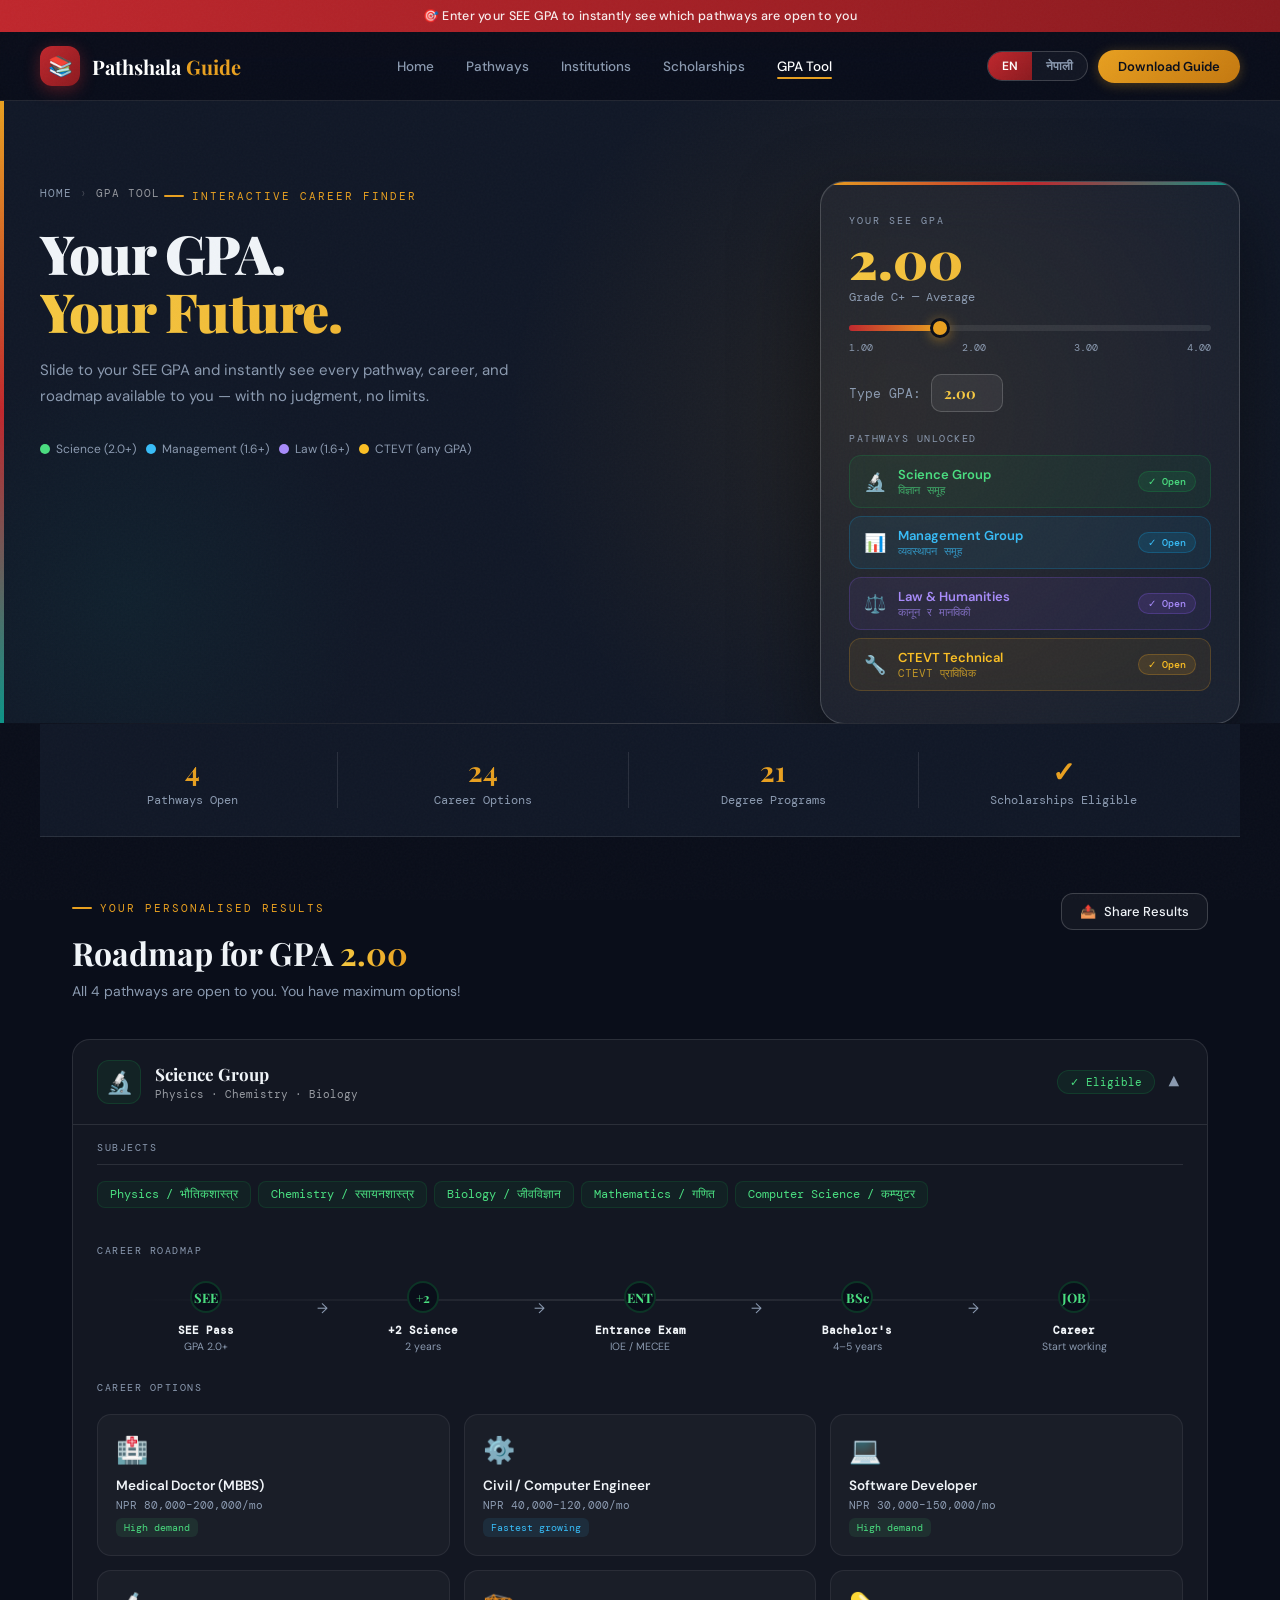
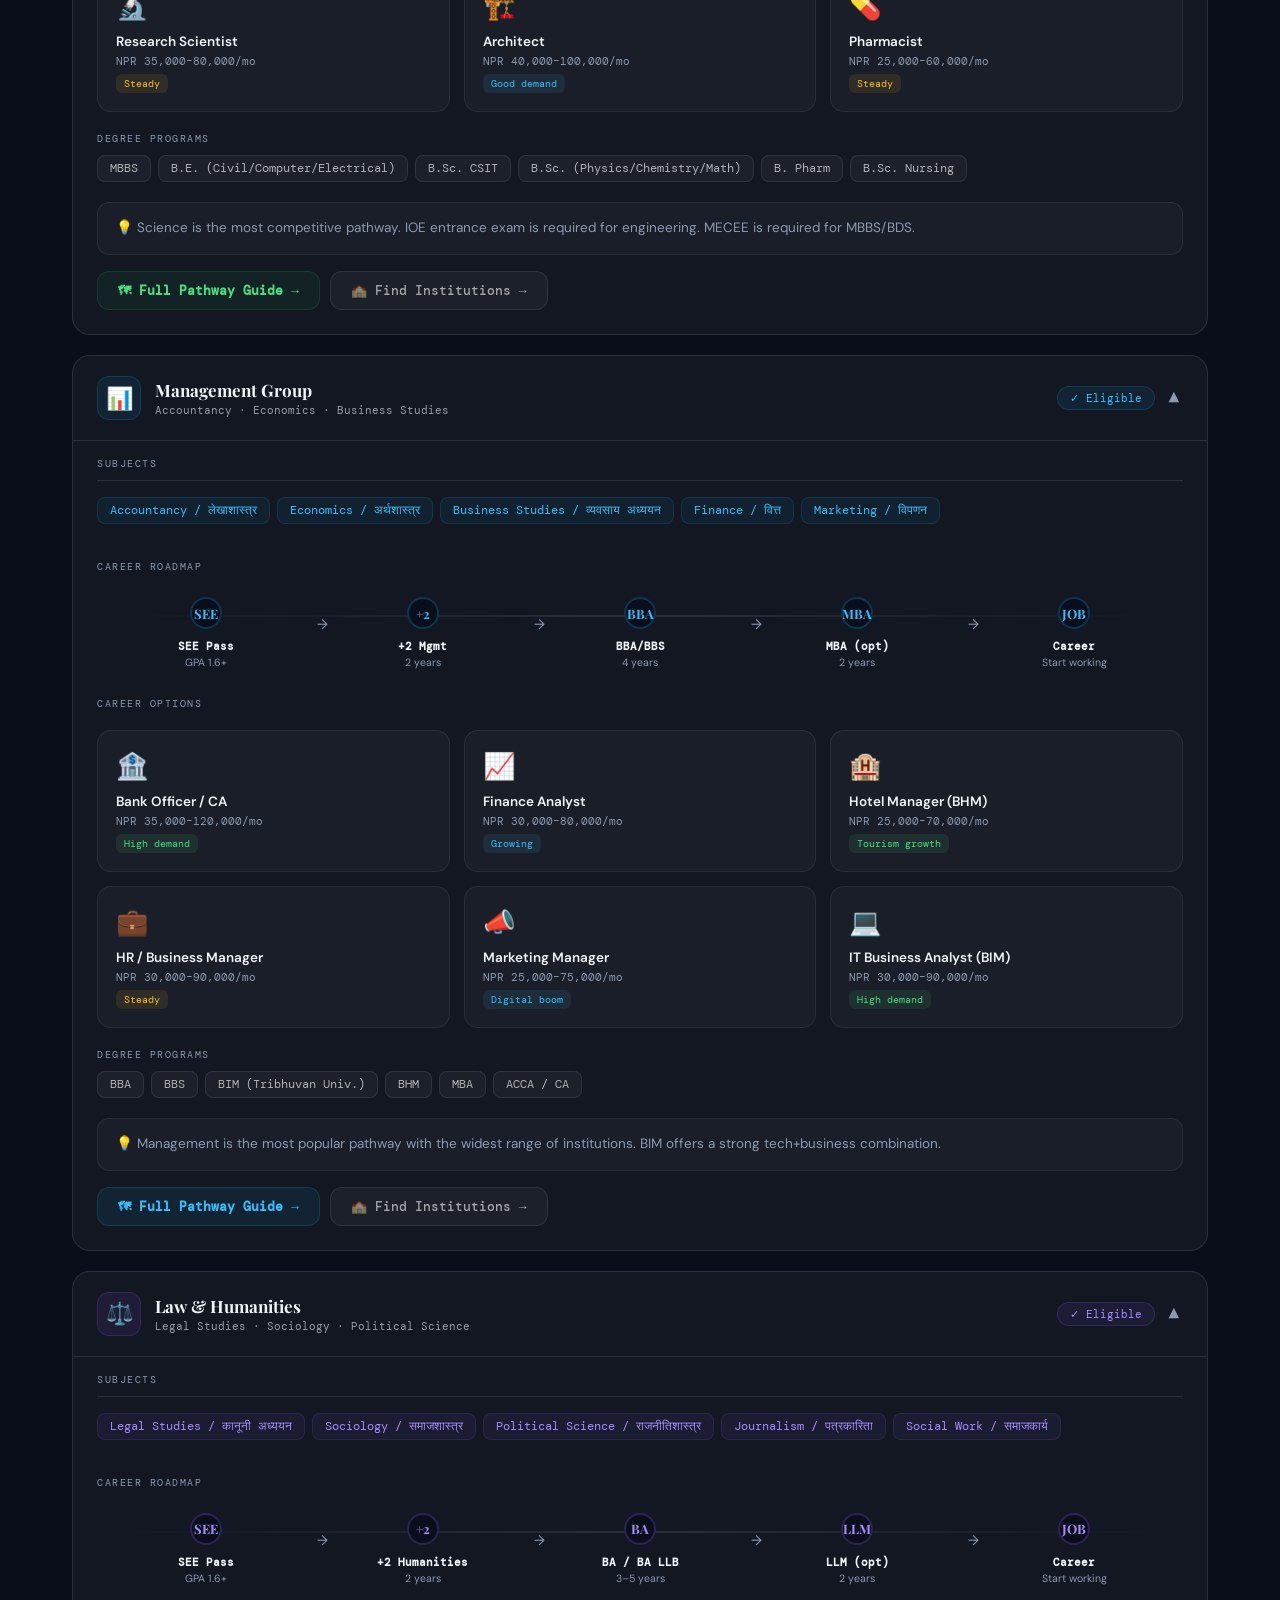
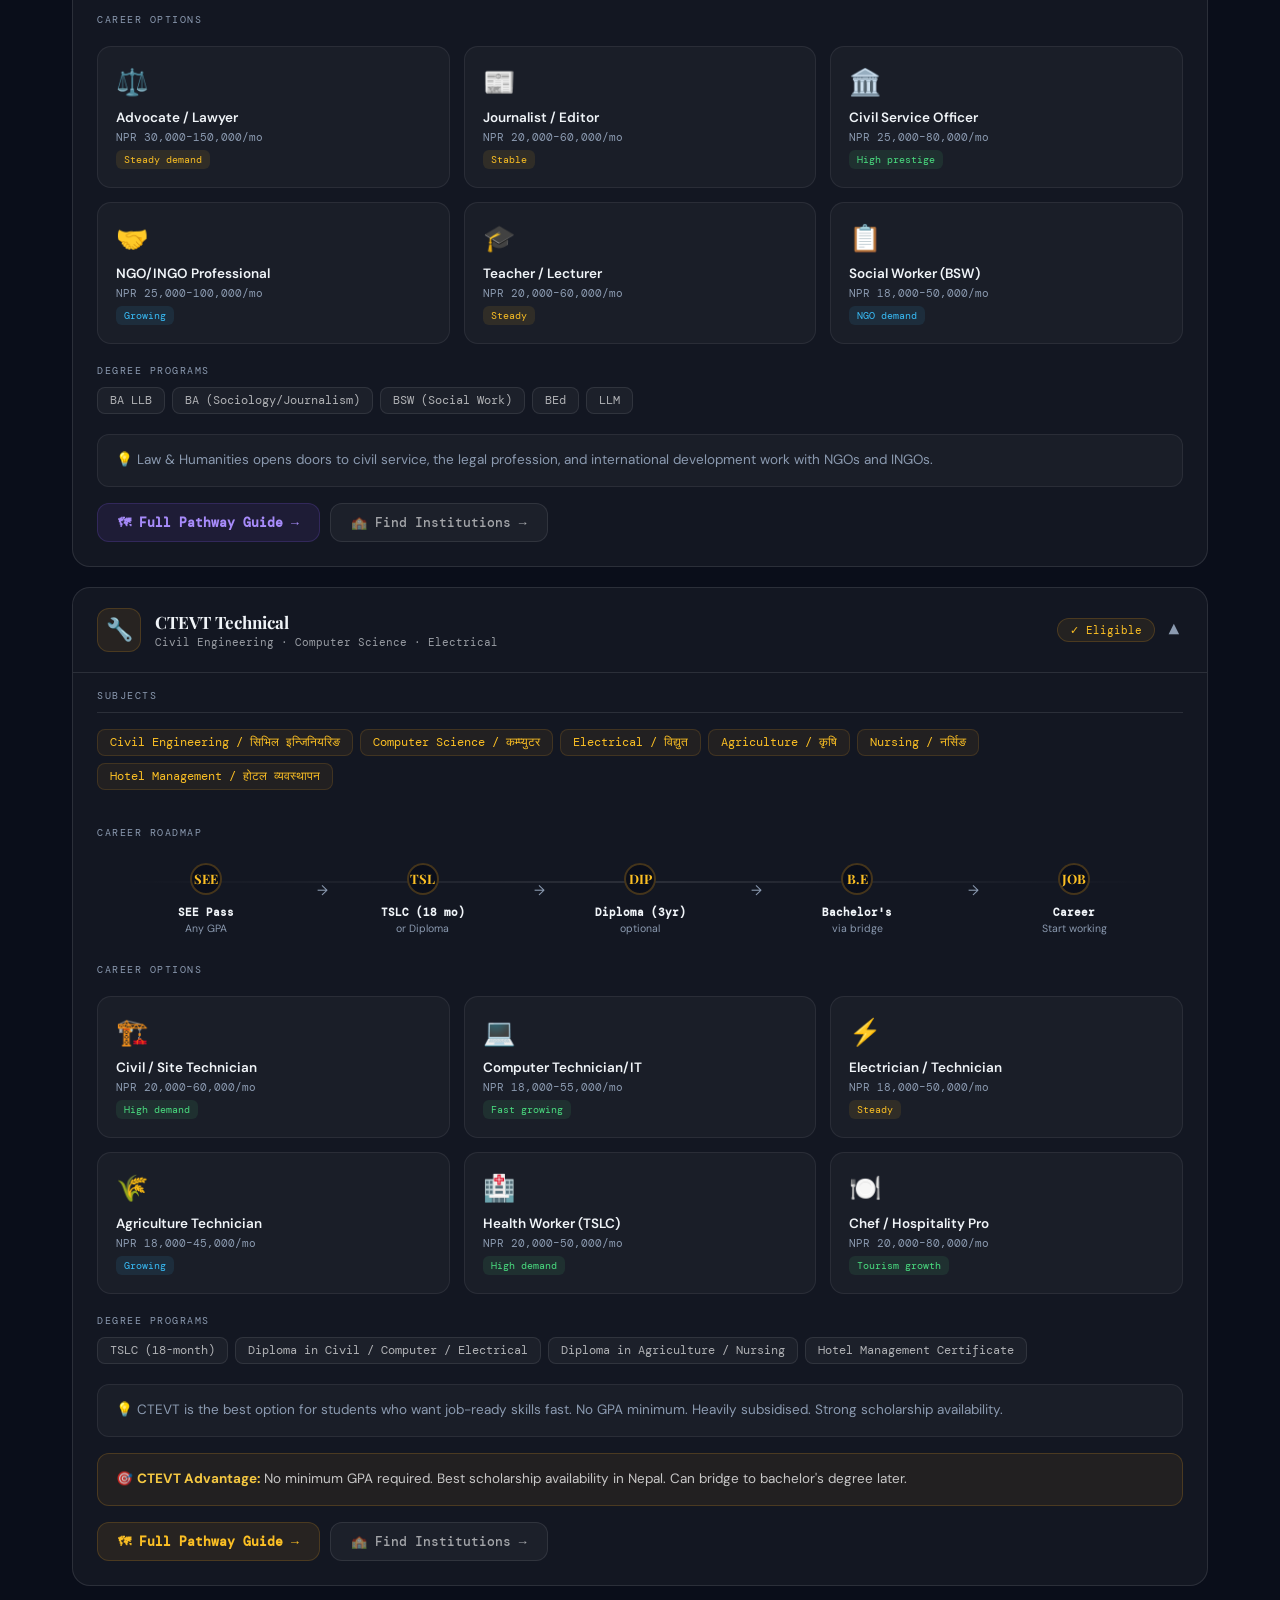
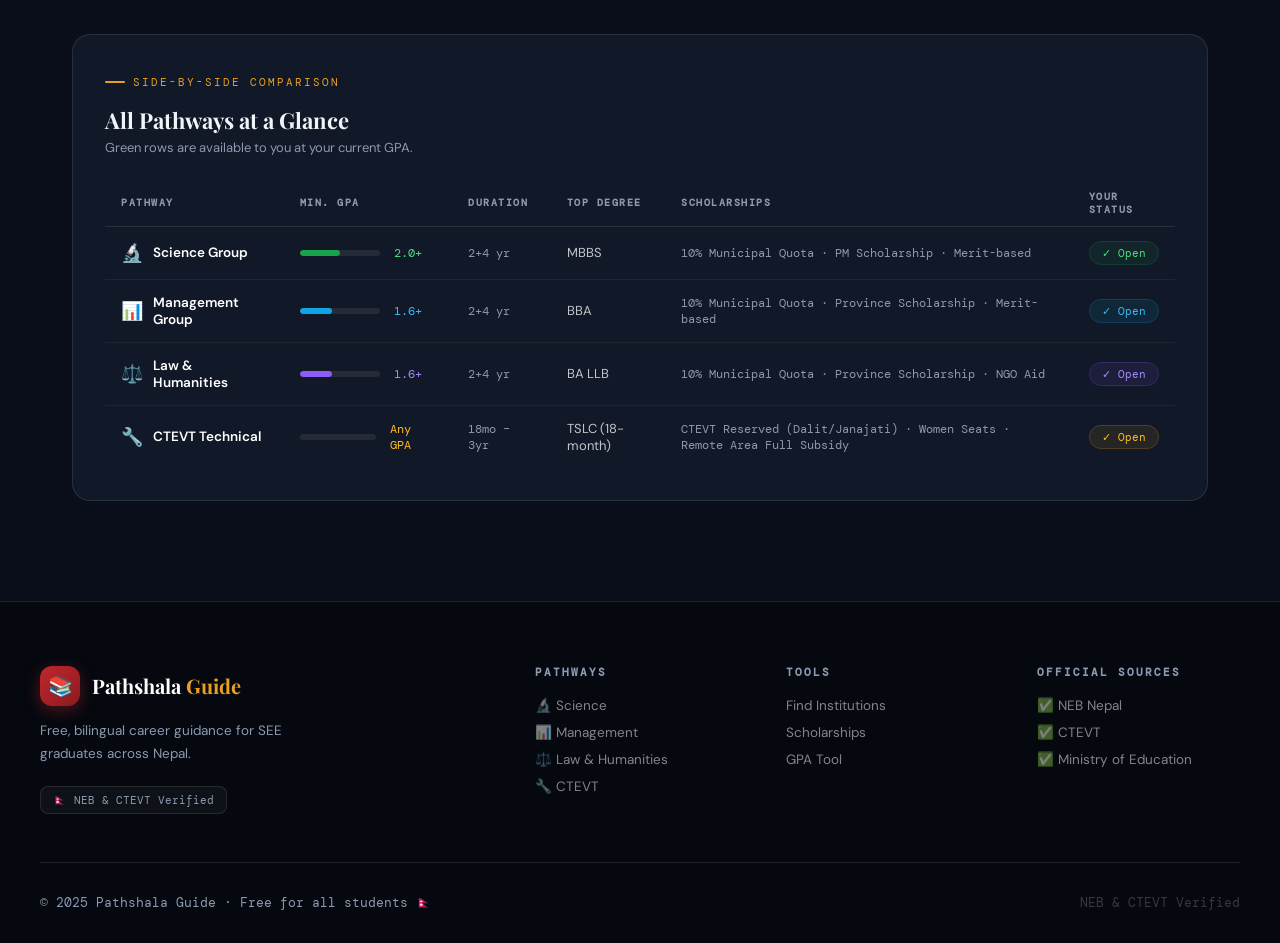
<file: Pathshala-Guide/step5-gpa-tool/index.html>
<!DOCTYPE html>
<html lang="en">
<head>
<meta charset="UTF-8">
<meta name="viewport" content="width=device-width, initial-scale=1.0">
<title>Pathshala Guide — GPA Tool</title>
<link rel="preconnect" href="https://fonts.googleapis.com">
<link href="https://fonts.googleapis.com/css2?family=Playfair+Display:wght@700;900&family=DM+Sans:wght@300;400;500;600&family=DM+Mono:wght@400;500&display=swap" rel="stylesheet">
  <!-- Shared design system -->
  <link rel="stylesheet" href="../shared/shared.css">
  <!-- step5-gpa-tool page styles -->
  <link rel="stylesheet" href="style.css">
</head>
<body class="lang-en">

<!-- TOPBAR -->
<div class="topbar">
  <span class="en">🎯 Enter your SEE GPA to instantly see which pathways are open to you</span>
  <span class="ne">🎯 आफ्नो SEE GPA प्रविष्ट गर्नुहोस् र कुन मार्गहरू खुला छन् तुरुन्तै हेर्नुहोस्</span>
</div>

<!-- NAV -->
<nav>
  <div class="nav-inner">
    <a href="../step1-home/index.html" class="logo">
      <div class="logo-mark">📚</div>
      <div class="logo-name">Pathshala <em>Guide</em></div>
    </a>
    <div class="nav-links">
      <a href="../step1-home/index.html"><span class="en">Home</span><span class="ne">गृहपृष्ठ</span></a>
      <a href="../step2-pathways/index.html"><span class="en">Pathways</span><span class="ne">मार्गहरू</span></a>
      <a href="../step3-institutions/index.html"><span class="en">Institutions</span><span class="ne">संस्थाहरू</span></a>
      <a href="../step4-scholarships/index.html"><span class="en">Scholarships</span><span class="ne">छात्रवृत्ति</span></a>
      <a href="../step5-gpa-tool/index.html" class="active"><span class="en">GPA Tool</span><span class="ne">GPA टूल</span></a>
    </div>
    <div class="nav-right">
      <div class="lang-toggle">
        <button id="bEN" class="active" onclick="setLang('en')">EN</button>
        <button id="bNE" onclick="setLang('ne')">नेपाली</button>
      </div>
      <button class="btn-cta en">Download Guide</button>
      <button class="btn-cta ne">गाइड डाउनलोड</button>
      <button class="hamburger" onclick="openNav()"><span></span><span></span><span></span></button>
    </div>
  </div>
</nav>

<!-- MOBILE DRAWER -->
<div class="mob-ov" id="mobOv" onclick="closeNav(event)">
  <div class="mob-drawer">
    <button class="xbtn" onclick="closeNav()">✕</button>
    <a href="../step1-home/index.html"><span class="en">🏠 Home</span><span class="ne">🏠 गृहपृष्ठ</span></a>
    <a href="../step2-pathways/index.html"><span class="en">🗺 Pathways</span><span class="ne">🗺 मार्गहरू</span></a>
    <a href="../step3-institutions/index.html"><span class="en">🏫 Institutions</span><span class="ne">🏫 संस्थाहरू</span></a>
    <a href="../step4-scholarships/index.html"><span class="en">💰 Scholarships</span><span class="ne">💰 छात्रवृत्ति</span></a>
    <a href="../step5-gpa-tool/index.html"><span class="en">🎯 GPA Tool</span><span class="ne">🎯 GPA टूल</span></a>
  </div>
</div>

<!-- HERO -->
<section class="hero">
  <div class="hero-stripe"></div>
  <div class="hero-inner">
    <!-- LEFT TEXT -->
    <div class="hero-left">
      <div class="breadcrumb">
        <a href="../step1-home/index.html" class="en">Home</a>
        <a href="../step1-home/index.html" class="ne">गृहपृष्ठ</a>
        <span class="sep">›</span>
        <span style="color:rgba(255,255,255,.55)" class="en">GPA Tool</span>
        <span style="color:rgba(255,255,255,.55)" class="ne">GPA टूल</span>
      </div>
      <div class="sec-kicker reveal"><span class="en">Interactive Career Finder</span><span class="ne">इन्टरएक्टिभ क्यारियर खोज</span></div>
      <h1 class="reveal d1">
        <span class="en">Your GPA.<span class="accent">Your Future.</span></span>
        <span class="ne">तपाईंको GPA।<span class="accent">तपाईंको भविष्य।</span></span>
      </h1>
      <p class="sub reveal d2 en">Slide to your SEE GPA and instantly see every pathway, career, and roadmap available to you — with no judgment, no limits.</p>
      <p class="sub reveal d2 ne">आफ्नो SEE GPA मा स्लाइड गर्नुहोस् र तुरुन्तै उपलब्ध सबै मार्ग, क्यारियर र रोडम्याप हेर्नुहोस्।</p>

      <!-- PATHWAY LEGEND -->
      <div class="reveal d3" style="display:flex;flex-wrap:wrap;gap:10px;margin-bottom:24px">
        <div style="display:flex;align-items:center;gap:6px;font-size:12px;color:var(--muted)"><span style="width:10px;height:10px;border-radius:50%;background:#4ade80;display:inline-block"></span><span class="en">Science (2.0+)</span><span class="ne">विज्ञान</span></div>
        <div style="display:flex;align-items:center;gap:6px;font-size:12px;color:var(--muted)"><span style="width:10px;height:10px;border-radius:50%;background:#38bdf8;display:inline-block"></span><span class="en">Management (1.6+)</span><span class="ne">व्यवस्थापन</span></div>
        <div style="display:flex;align-items:center;gap:6px;font-size:12px;color:var(--muted)"><span style="width:10px;height:10px;border-radius:50%;background:#a78bfa;display:inline-block"></span><span class="en">Law (1.6+)</span><span class="ne">कानून</span></div>
        <div style="display:flex;align-items:center;gap:6px;font-size:12px;color:var(--muted)"><span style="width:10px;height:10px;border-radius:50%;background:#fbbf24;display:inline-block"></span><span class="en">CTEVT (any GPA)</span><span class="ne">CTEVT</span></div>
      </div>
    </div>

    <!-- GPA CARD -->
    <div class="gpa-card reveal d2" id="gpaCard">
      <div class="gc-tag en">YOUR SEE GPA</div>
      <div class="gc-tag ne">तपाईंको SEE GPA</div>
      <div class="gc-gpa-display" id="gpaDisplay">2.00</div>
      <div class="gc-gpa-label en" id="gpaGrade">Grade B — Good Standing</div>
      <div class="gc-gpa-label ne" id="gpaGradeNe">ग्रेड B — राम्रो अवस्था</div>

      <div class="slider-wrap">
        <div class="slider-track" id="sliderTrack">
          <div class="slider-fill" id="sliderFill" style="width:25%"></div>
          <div class="slider-thumb" id="sliderThumb" style="left:25%"></div>
        </div>
        <div class="slider-labels"><span>1.00</span><span>2.00</span><span>3.00</span><span>4.00</span></div>
      </div>

      <div class="gpa-input-row">
        <label class="en">Type GPA:</label>
        <label class="ne">GPA टाइप:</label>
        <input type="number" class="gpa-num-input" id="gpaInput" value="2.00" min="1.00" max="4.00" step="0.05">
      </div>

      <div style="font-family:var(--ff-m);font-size:10px;letter-spacing:1.5px;text-transform:uppercase;color:var(--muted);margin-bottom:10px" class="en">Pathways Unlocked</div>
      <div style="font-family:var(--ff-m);font-size:10px;letter-spacing:1.5px;text-transform:uppercase;color:var(--muted);margin-bottom:10px" class="ne">खुला मार्गहरू</div>
      <div class="pathway-results" id="pillResults"></div>
    </div>
  </div>
</section>
<div class="divider"></div>

<!-- QUICK STATS -->
<div class="quick-stats" id="quickStats">
  <div class="qs-item"><div class="qs-num" id="qsPathways">—</div><div class="qs-lbl en">Pathways Open</div><div class="qs-lbl ne">मार्गहरू खुला</div></div>
  <div class="qs-item"><div class="qs-num" id="qsCareers">—</div><div class="qs-lbl en">Career Options</div><div class="qs-lbl ne">क्यारियर विकल्प</div></div>
  <div class="qs-item"><div class="qs-num" id="qsDegrees">—</div><div class="qs-lbl en">Degree Programs</div><div class="qs-lbl ne">डिग्री कार्यक्रम</div></div>
  <div class="qs-item"><div class="qs-num" id="qsSchol" style="color:var(--gold)">✓</div><div class="qs-lbl en">Scholarships Eligible</div><div class="qs-lbl ne">छात्रवृत्ति योग्य</div></div>
</div>

<!-- RESULTS -->
<div class="results-section">
  <div class="rs-hd reveal">
    <div>
      <div class="sec-kicker"><span class="en">Your Personalised Results</span><span class="ne">तपाईंको व्यक्तिगत नतिजा</span></div>
      <h2 class="en">Roadmap for GPA <span id="hdGPA">2.00</span></h2>
      <h2 class="ne">GPA <span id="hdGPAne">2.00</span> को लागि रोडम्याप</h2>
      <div class="rs-sub en" id="rsSubEN">Showing all pathways and careers available at your current GPA.</div>
      <div class="rs-sub ne" id="rsSubNE">तपाईंको हालको GPA मा उपलब्ध सबै मार्ग र क्यारियरहरू देखाइँदैछ।</div>
    </div>
    <button class="share-btn" onclick="shareResult()">📤 <span class="en">Share Results</span><span class="ne">नतिजा साझा</span></button>
  </div>

  <!-- PATHWAY BLOCKS -->
  <div id="pathwayBlocks"></div>

  <!-- COMPARISON TABLE -->
  <div class="compare-section reveal" style="margin-top:48px">
    <div class="sec-kicker"><span class="en">Side-by-Side Comparison</span><span class="ne">तुलनात्मक तालिका</span></div>
    <h3 style="font-family:var(--ff-d);font-size:22px;font-weight:700;margin-bottom:4px" class="en">All Pathways at a Glance</h3>
    <h3 style="font-family:var(--ff-d);font-size:22px;font-weight:700;margin-bottom:4px" class="ne">सबै मार्गको तुलना</h3>
    <p style="font-size:13px;color:var(--muted);margin-bottom:0" class="en">Green rows are available to you at your current GPA.</p>
    <p style="font-size:13px;color:var(--muted);margin-bottom:0" class="ne">हरियो पंक्तिहरू तपाईंको हालको GPA मा उपलब्ध छन्।</p>
    <div style="overflow-x:auto">
      <table class="compare-table" id="compareTable"></table>
    </div>
  </div>
</div>

<!-- FOOTER -->
<footer>
  <div class="f-grid">
    <div class="f-about">
      <a href="../step1-home/index.html" class="logo">
        <div class="logo-mark">📚</div>
        <div class="logo-name">Pathshala <em>Guide</em></div>
      </a>
      <p class="en">Free, bilingual career guidance for SEE graduates across Nepal.</p>
      <p class="ne">SEE उत्तीर्णहरूको लागि निःशुल्क द्विभाषिक मार्गदर्शन।</p>
      <div class="f-badge">🇳🇵 NEB &amp; CTEVT Verified</div>
    </div>
    <div class="f-col">
      <h5 class="en">Pathways</h5><h5 class="ne">मार्गहरू</h5>
      <a href="../step2-pathways/index.html">🔬 Science</a>
      <a href="../step2-pathways/index.html">📊 Management</a>
      <a href="../step2-pathways/index.html">⚖️ Law &amp; Humanities</a>
      <a href="../step2-pathways/index.html">🔧 CTEVT</a>
    </div>
    <div class="f-col">
      <h5 class="en">Tools</h5><h5 class="ne">टूलहरू</h5>
      <a href="../step3-institutions/index.html"><span class="en">Find Institutions</span><span class="ne">संस्था खोज</span></a>
      <a href="../step4-scholarships/index.html"><span class="en">Scholarships</span><span class="ne">छात्रवृत्ति</span></a>
      <a href="../step5-gpa-tool/index.html"><span class="en">GPA Tool</span><span class="ne">GPA टूल</span></a>
    </div>
    <div class="f-col">
      <h5>Official Sources</h5>
      <a href="https://neb.ntc.net.np" target="_blank">✅ NEB Nepal</a>
      <a href="https://www.ctevt.org.np" target="_blank">✅ CTEVT</a>
      <a href="https://moe.gov.np" target="_blank">✅ Ministry of Education</a>
    </div>
  </div>
  <div class="f-bottom">
    <span class="en">© 2025 Pathshala Guide · Free for all students 🇳🇵</span>
    <span class="ne">© २०२५ Pathshala Guide · सबैको लागि निःशुल्क 🇳🇵</span>
    <span style="color:rgba(255,255,255,.2)">NEB & CTEVT Verified</span>
  </div>
</footer>
  <!-- Shared JS -->
  <script src="../shared/shared.js"></script>
  <!-- Page JS -->
  <script src="script.js"></script>
</body>
</html>
</file>
<file: Pathshala-Guide/shared/shared.css>
/* ════════════════════════════════════════════
   PATHSHALA GUIDE — SHARED STYLES
   Used by all 5 pages
════════════════════════════════════════════ */

/* ── DESIGN TOKENS ── */
:root {
  --ink:#0a0e1a; --ink2:#111827; --navy:#0f1e3d;
  --crimson:#c0272d; --gold:#e8a020; --gold-l:#f5c842;
  --teal:#0d9488;
  --surface:rgba(255,255,255,0.04);
  --surface2:rgba(255,255,255,0.07);
  --border:rgba(255,255,255,0.10);
  --border2:rgba(255,255,255,0.18);
  --text:#f0f4f8; --muted:#8b9ab0;
  --ff-d:'Playfair Display',Georgia,serif;
  --ff-b:'DM Sans',sans-serif;
  --ff-m:'DM Mono',monospace;
  --r:18px;
  --T:0.3s cubic-bezier(0.4,0,0.2,1);
}

/* ── RESET ── */
*,*::before,*::after { margin:0; padding:0; box-sizing:border-box }
html { scroll-behavior:smooth }
body {
  font-family:var(--ff-b);
  background:var(--ink);
  color:var(--text);
  overflow-x:hidden;
  -webkit-font-smoothing:antialiased;
}
body::after {
  content:'';
  position:fixed; inset:0;
  background-image:url("data:image/svg+xml,%3Csvg viewBox='0 0 512 512' xmlns='http://www.w3.org/2000/svg'%3E%3Cfilter id='n'%3E%3CfeTurbulence type='fractalNoise' baseFrequency='0.85' numOctaves='4' stitchTiles='stitch'/%3E%3C/filter%3E%3Crect width='100%25' height='100%25' filter='url(%23n)'/%3E%3C/svg%3E");
  opacity:.025; pointer-events:none; z-index:9999;
}
a { text-decoration:none; color:inherit }
ul { list-style:none }
::-webkit-scrollbar { width:5px }
::-webkit-scrollbar-track { background:var(--ink) }
::-webkit-scrollbar-thumb { background:var(--crimson); border-radius:3px }

/* ── BILINGUAL ── */
.lang-en .ne { display:none !important }
.lang-ne .en { display:none !important }

/* ── TOPBAR ── */
.topbar {
  background:linear-gradient(90deg,var(--crimson),#8b1a1f,var(--crimson));
  background-size:200%;
  animation:shimmer 5s linear infinite;
  text-align:center;
  padding:8px 20px;
  font-size:12.5px;
  font-weight:500;
  color:rgba(255,255,255,.92);
  letter-spacing:.3px;
}
@keyframes shimmer { 0%{background-position:0%} 100%{background-position:200%} }

/* ── NAV ── */
nav {
  position:sticky; top:0; z-index:200;
  padding:0 32px;
  backdrop-filter:blur(20px) saturate(180%);
  background:rgba(10,14,26,.8);
  border-bottom:1px solid var(--border);
  transition:background var(--T);
}
.nav-inner {
  max-width:1200px; margin:0 auto;
  display:flex; align-items:center;
  justify-content:space-between;
  height:68px; gap:16px;
}
.logo { display:flex; align-items:center; gap:12px; flex-shrink:0 }
.logo-mark {
  width:40px; height:40px; border-radius:12px;
  background:linear-gradient(135deg,var(--crimson),#8b1a1f);
  display:flex; align-items:center; justify-content:center;
  font-size:20px;
  box-shadow:0 4px 16px rgba(192,39,45,.4);
}
.logo-name { font-family:var(--ff-d); font-size:20px; font-weight:700; color:#fff }
.logo-name em { color:var(--gold); font-style:normal }
.nav-links { display:flex; align-items:center; gap:2px }
.nav-links a {
  font-size:13.5px; font-weight:500;
  padding:7px 15px; border-radius:8px;
  color:var(--muted);
  transition:all var(--T);
  position:relative;
}
.nav-links a::after {
  content:'';
  position:absolute; bottom:3px; left:50%; right:50%;
  height:2px; background:var(--gold); border-radius:1px;
  transition:all var(--T);
}
.nav-links a:hover,
.nav-links a.active { color:#fff }
.nav-links a:hover::after,
.nav-links a.active::after { left:15px; right:15px }
.nav-right { display:flex; align-items:center; gap:10px }
.lang-toggle {
  display:flex;
  border:1px solid var(--border2);
  border-radius:24px; overflow:hidden;
  background:var(--surface);
}
.lang-toggle button {
  border:none; cursor:pointer;
  padding:6px 14px; font-size:12px; font-weight:600;
  font-family:var(--ff-b); color:var(--muted);
  background:transparent; transition:all .2s;
}
.lang-toggle button.active {
  background:linear-gradient(135deg,var(--crimson),#8b1a1f);
  color:#fff;
}
.btn-cta {
  padding:8px 20px; border-radius:24px;
  background:linear-gradient(135deg,var(--gold),#c47810);
  color:var(--ink); font-weight:600; font-size:13px;
  border:none; cursor:pointer; font-family:var(--ff-b);
  transition:all var(--T);
  box-shadow:0 2px 12px rgba(232,160,32,.3);
}
.btn-cta:hover { transform:translateY(-1px); box-shadow:0 4px 20px rgba(232,160,32,.45) }
.hamburger { display:none; flex-direction:column; gap:5px; border:none; background:none; cursor:pointer; padding:6px }
.hamburger span { width:22px; height:2px; background:var(--text); border-radius:2px; display:block; transition:all .3s }

/* ── MOBILE DRAWER ── */
.mob-ov {
  display:none; position:fixed; inset:0;
  background:rgba(0,0,0,.7); backdrop-filter:blur(4px); z-index:500;
}
.mob-ov.open { display:flex }
.mob-drawer {
  width:280px; height:100%;
  background:#0d1525;
  border-right:1px solid var(--border2);
  padding:24px;
  display:flex; flex-direction:column; gap:6px;
}
.mob-drawer .xbtn {
  align-self:flex-end; background:none; border:none;
  color:var(--muted); font-size:22px; cursor:pointer; margin-bottom:12px;
}
.mob-drawer a {
  padding:12px 16px; border-radius:10px;
  font-size:15px; font-weight:500;
  color:rgba(255,255,255,.75); display:block; transition:all .2s;
}
.mob-drawer a:hover { background:var(--surface2); color:#fff }

/* ── REVEAL ANIMATION ── */
.reveal { opacity:0; transform:translateY(28px); transition:opacity .65s ease,transform .65s ease }
.reveal.in { opacity:1; transform:translateY(0) }
.d1 { transition-delay:.1s }
.d2 { transition-delay:.2s }
.d3 { transition-delay:.3s }
.d4 { transition-delay:.4s }

/* ── UTILITY ── */
.divider { width:100%; height:1px; background:linear-gradient(90deg,transparent,var(--border2),transparent) }
.sec-kicker {
  display:inline-flex; align-items:center; gap:8px;
  font-family:var(--ff-m); font-size:11px;
  letter-spacing:2px; text-transform:uppercase;
  color:var(--gold); margin-bottom:16px;
}
.sec-kicker::before { content:''; width:20px; height:2px; background:var(--gold); border-radius:1px }
.btn-primary {
  display:inline-flex; align-items:center; gap:10px;
  padding:14px 28px; border-radius:var(--r);
  background:linear-gradient(135deg,var(--crimson),#8b1a1f);
  color:#fff; font-weight:600; font-size:15px;
  border:none; cursor:pointer; font-family:var(--ff-b);
  transition:all var(--T);
  box-shadow:0 4px 24px rgba(192,39,45,.35);
  position:relative; overflow:hidden;
}
.btn-primary::before { content:''; position:absolute; inset:0; background:linear-gradient(135deg,rgba(255,255,255,.12),transparent); opacity:0; transition:opacity .2s }
.btn-primary:hover { transform:translateY(-2px); box-shadow:0 8px 32px rgba(192,39,45,.5) }
.btn-primary:hover::before { opacity:1 }
.btn-ghost {
  display:inline-flex; align-items:center; gap:10px;
  padding:14px 28px; border-radius:var(--r);
  color:#fff; font-weight:500; font-size:15px;
  border:1px solid var(--border2); background:var(--surface2);
  cursor:pointer; font-family:var(--ff-b);
  transition:all var(--T); backdrop-filter:blur(8px);
}
.btn-ghost:hover { border-color:var(--gold); color:var(--gold); transform:translateY(-2px) }

/* ── PAGE HERO (shared structure) ── */
.page-hero { position:relative; padding:80px 32px 72px; overflow:hidden; background:var(--ink2) }
.page-hero::before {
  content:''; position:absolute; inset:0;
  background:radial-gradient(circle 700px at 75% 50%,rgba(192,39,45,.10),transparent 65%),
             radial-gradient(circle 400px at 5% 80%,rgba(13,148,136,.07),transparent 60%);
  pointer-events:none;
}
.hero-stripe {
  position:absolute; left:0; top:0; bottom:0; width:4px;
  background:linear-gradient(180deg,var(--crimson),var(--gold),var(--crimson));
}
.ph-inner { max-width:1200px; margin:0 auto; position:relative; z-index:1 }
.breadcrumb {
  display:inline-flex; align-items:center; gap:8px;
  font-family:var(--ff-m); font-size:11px;
  letter-spacing:1px; text-transform:uppercase;
  color:var(--muted); margin-bottom:24px;
}
.breadcrumb a:hover { color:var(--gold) }
.breadcrumb .sep { color:rgba(255,255,255,.2) }
.page-hero h1 {
  font-family:var(--ff-d);
  font-size:clamp(34px,5vw,60px);
  font-weight:900; line-height:1.07; letter-spacing:-1.5px; margin-bottom:18px;
}
.page-hero h1 .accent {
  display:block;
  background:linear-gradient(90deg,var(--gold-l),var(--gold));
  -webkit-background-clip:text; -webkit-text-fill-color:transparent; background-clip:text;
}
.page-hero .sub { font-size:16px; color:var(--muted); max-width:560px; line-height:1.75; margin-bottom:40px }
.hero-stats { display:flex; flex-wrap:wrap }
.hs-item { padding:14px 28px; border-right:1px solid var(--border) }
.hs-item:first-child { padding-left:0 }
.hs-item:last-child { border-right:none }
.hs-num { font-family:var(--ff-d); font-size:26px; font-weight:700; color:#fff }
.hs-num em { color:var(--gold); font-style:normal }
.hs-lbl { font-size:12px; color:var(--muted); font-family:var(--ff-m); margin-top:3px }

/* ── FOOTER ── */
footer { background:#05080f; border-top:1px solid var(--border); padding:64px 32px 32px }
.f-grid {
  max-width:1200px; margin:0 auto;
  display:grid; grid-template-columns:2.2fr 1fr 1fr 1fr; gap:48px;
  padding-bottom:48px; border-bottom:1px solid var(--border); margin-bottom:32px;
}
.f-about p { font-size:13.5px; color:var(--muted); margin-top:14px; max-width:260px; line-height:1.7 }
.f-badge {
  display:inline-flex; align-items:center; gap:6px;
  font-size:11px; color:var(--muted); margin-top:20px;
  padding:6px 12px; border-radius:8px;
  background:rgba(255,255,255,.04); border:1px solid var(--border); font-family:var(--ff-m);
}
.f-col h5 {
  font-size:10.5px; font-weight:600; letter-spacing:2px;
  text-transform:uppercase; color:var(--muted); margin-bottom:18px; font-family:var(--ff-m);
}
.f-col a { display:block; font-size:13.5px; color:rgba(255,255,255,.5); margin-bottom:10px; transition:color .2s }
.f-col a:hover { color:#fff }
.f-bottom {
  max-width:1200px; margin:0 auto;
  display:flex; justify-content:space-between; flex-wrap:wrap; gap:10px;
  font-size:12.5px; color:var(--muted); font-family:var(--ff-m);
}

/* ── RESPONSIVE ── */
@media(max-width:900px) {
  .nav-links,.btn-cta { display:none }
  .hamburger { display:flex }
  .page-hero { padding:52px 20px 48px }
  .f-grid { grid-template-columns:1fr 1fr; gap:28px }
  .hs-item { padding:10px 16px }
}
@media(max-width:540px) {
  nav { padding:0 16px }
  .f-grid { grid-template-columns:1fr }
}
</file>
<file: Pathshala-Guide/step1-home/style.css>
/* ════════════════════════════════════════════
   PATHSHALA GUIDE — HOME PAGE STYLES
   Depends on: ../shared/shared.css
════════════════════════════════════════════ */

:root {
  --ink:#0a0e1a; --ink2:#111827; --navy:#0f1e3d;
  --crimson:#c0272d; --gold:#e8a020; --gold-l:#f5c842;
  --teal:#0d9488; --surface:rgba(255,255,255,0.04);
  --surface2:rgba(255,255,255,0.07); --border:rgba(255,255,255,0.10);
  --border2:rgba(255,255,255,0.18); --text:#f0f4f8; --muted:#8b9ab0;
  --ff-d:'Playfair Display',Georgia,serif; --ff-b:'DM Sans',sans-serif; --ff-m:'DM Mono',monospace;
  --r:18px; --T:0.3s cubic-bezier(0.4,0,0.2,1);
}
*,*::before,*::after{margin:0;padding:0;box-sizing:border-box}
html{scroll-behavior:smooth}
body{font-family:var(--ff-b);background:var(--ink);color:var(--text);overflow-x:hidden;-webkit-font-smoothing:antialiased}
body::after{content:'';position:fixed;inset:0;background-image:url("data:image/svg+xml,%3Csvg viewBox='0 0 512 512' xmlns='http://www.w3.org/2000/svg'%3E%3Cfilter id='n'%3E%3CfeTurbulence type='fractalNoise' baseFrequency='0.85' numOctaves='4' stitchTiles='stitch'/%3E%3C/filter%3E%3Crect width='100%25' height='100%25' filter='url(%23n)'/%3E%3C/svg%3E");opacity:.025;pointer-events:none;z-index:9999}
a{text-decoration:none;color:inherit}ul{list-style:none}
::-webkit-scrollbar{width:5px}::-webkit-scrollbar-track{background:var(--ink)}::-webkit-scrollbar-thumb{background:var(--crimson);border-radius:3px}
.lang-en .ne{display:none!important}.lang-ne .en{display:none!important}

/* TOPBAR */
.topbar{background:linear-gradient(90deg,var(--crimson),#8b1a1f,var(--crimson));background-size:200%;animation:shimmer 5s linear infinite;text-align:center;padding:8px 20px;font-size:12.5px;font-weight:500;color:rgba(255,255,255,.92);letter-spacing:.3px}
@keyframes shimmer{0%{background-position:0%}100%{background-position:200%}}

/* NAV */
nav{position:sticky;top:0;z-index:200;padding:0 32px;backdrop-filter:blur(20px) saturate(180%);background:rgba(10,14,26,.8);border-bottom:1px solid var(--border);transition:background var(--T)}
.nav-inner{max-width:1200px;margin:0 auto;display:flex;align-items:center;justify-content:space-between;height:68px;gap:16px}
.logo{display:flex;align-items:center;gap:12px;flex-shrink:0}
.logo-mark{width:40px;height:40px;border-radius:12px;background:linear-gradient(135deg,var(--crimson),#8b1a1f);display:flex;align-items:center;justify-content:center;font-size:20px;box-shadow:0 4px 16px rgba(192,39,45,.4)}
.logo-name{font-family:var(--ff-d);font-size:20px;font-weight:700;color:#fff}
.logo-name em{color:var(--gold);font-style:normal}
.nav-links{display:flex;align-items:center;gap:2px}
.nav-links a{font-size:13.5px;font-weight:500;padding:7px 15px;border-radius:8px;color:var(--muted);transition:all var(--T);position:relative}
.nav-links a::after{content:'';position:absolute;bottom:3px;left:50%;right:50%;height:2px;background:var(--gold);border-radius:1px;transition:all var(--T)}
.nav-links a:hover,.nav-links a.active{color:#fff}
.nav-links a:hover::after,.nav-links a.active::after{left:15px;right:15px}
.nav-right{display:flex;align-items:center;gap:10px}
.lang-toggle{display:flex;border:1px solid var(--border2);border-radius:24px;overflow:hidden;background:var(--surface)}
.lang-toggle button{border:none;cursor:pointer;padding:6px 14px;font-size:12px;font-weight:600;font-family:var(--ff-b);color:var(--muted);background:transparent;transition:all .2s}
.lang-toggle button.active{background:linear-gradient(135deg,var(--crimson),#8b1a1f);color:#fff}
.btn-cta{padding:8px 20px;border-radius:24px;background:linear-gradient(135deg,var(--gold),#c47810);color:var(--ink);font-weight:600;font-size:13px;border:none;cursor:pointer;font-family:var(--ff-b);transition:all var(--T);box-shadow:0 2px 12px rgba(232,160,32,.3)}
.btn-cta:hover{transform:translateY(-1px);box-shadow:0 4px 20px rgba(232,160,32,.45)}
.hamburger{display:none;flex-direction:column;gap:5px;border:none;background:none;cursor:pointer;padding:6px}
.hamburger span{width:22px;height:2px;background:var(--text);border-radius:2px;display:block;transition:all .3s}

/* HERO */
.hero{position:relative;min-height:92vh;display:flex;align-items:center;padding:80px 32px 100px;overflow:hidden}
.hbg{position:absolute;inset:0;background:radial-gradient(ellipse 80% 60% at 70% 50%,rgba(15,30,61,.9),var(--ink) 70%)}
.hbg::before{content:'';position:absolute;inset:0;background:radial-gradient(circle 600px at 65% 40%,rgba(192,39,45,.12),transparent 70%),radial-gradient(circle 400px at 80% 80%,rgba(232,160,32,.08),transparent 60%),radial-gradient(circle 400px at 10% 60%,rgba(13,148,136,.06),transparent 60%)}
.hero-stripe{position:absolute;left:0;top:0;bottom:0;width:4px;background:linear-gradient(180deg,var(--crimson),var(--gold),var(--crimson))}
.hero-lines{position:absolute;inset:0;overflow:hidden}
.hero-lines svg{position:absolute;right:0;top:0;width:55%;height:100%;opacity:.1}
.hero-inner{max-width:1200px;margin:0 auto;width:100%;display:grid;grid-template-columns:1fr 440px;gap:64px;align-items:center;position:relative;z-index:1}
.eyebrow{display:inline-flex;align-items:center;gap:8px;font-family:var(--ff-m);font-size:11px;letter-spacing:2px;text-transform:uppercase;color:var(--gold);margin-bottom:24px}
.eyebrow::before{content:'';width:28px;height:2px;background:var(--gold);border-radius:1px}
.hero h1{font-family:var(--ff-d);font-size:clamp(38px,5.5vw,66px);font-weight:900;line-height:1.06;letter-spacing:-1.5px;margin-bottom:24px}
.hero h1 .accent{display:block;background:linear-gradient(90deg,var(--gold-l),var(--gold));-webkit-background-clip:text;-webkit-text-fill-color:transparent;background-clip:text}
.hero-sub{font-size:16px;color:var(--muted);line-height:1.75;max-width:480px;margin-bottom:40px}
.hero-actions{display:flex;gap:14px;flex-wrap:wrap;margin-bottom:52px}
.btn-primary{display:inline-flex;align-items:center;gap:10px;padding:14px 28px;border-radius:var(--r);background:linear-gradient(135deg,var(--crimson),#8b1a1f);color:#fff;font-weight:600;font-size:15px;border:none;cursor:pointer;font-family:var(--ff-b);transition:all var(--T);box-shadow:0 4px 24px rgba(192,39,45,.35);position:relative;overflow:hidden}
.btn-primary::before{content:'';position:absolute;inset:0;background:linear-gradient(135deg,rgba(255,255,255,.12),transparent);opacity:0;transition:opacity .2s}
.btn-primary:hover{transform:translateY(-2px);box-shadow:0 8px 32px rgba(192,39,45,.5)}
.btn-primary:hover::before{opacity:1}
.btn-ghost{display:inline-flex;align-items:center;gap:10px;padding:14px 28px;border-radius:var(--r);color:#fff;font-weight:500;font-size:15px;border:1px solid var(--border2);background:var(--surface2);cursor:pointer;font-family:var(--ff-b);transition:all var(--T);backdrop-filter:blur(8px)}
.btn-ghost:hover{border-color:var(--gold);color:var(--gold);transform:translateY(-2px)}
.hero-stats{display:flex;gap:40px;padding-top:32px;border-top:1px solid var(--border);flex-wrap:wrap}
.stat-num{font-family:var(--ff-d);font-size:28px;font-weight:700;line-height:1}
.stat-num em{color:var(--gold);font-style:normal}
.stat-lbl{font-size:12px;color:var(--muted);margin-top:4px}

/* GPA CARD */
.gpa-card{background:rgba(255,255,255,.04);border:1px solid var(--border2);border-radius:24px;padding:32px 28px;backdrop-filter:blur(24px);position:relative;overflow:hidden;box-shadow:0 32px 80px rgba(0,0,0,.5),inset 0 1px 0 rgba(255,255,255,.08)}
.gpa-card::before{content:'';position:absolute;top:0;left:0;right:0;height:3px;background:linear-gradient(90deg,var(--crimson),var(--gold),var(--teal));border-radius:24px 24px 0 0}
.gc-tag{font-family:var(--ff-m);font-size:10px;letter-spacing:2px;text-transform:uppercase;color:var(--muted);margin-bottom:6px}
.gpa-card h3{font-family:var(--ff-d);font-size:22px;font-weight:700;margin-bottom:4px}
.gpa-card p{font-size:13px;color:var(--muted);margin-bottom:24px;line-height:1.6}
.gpa-big-wrap{text-align:center;margin-bottom:16px}
.gpa-big{font-family:var(--ff-d);font-size:64px;font-weight:900;line-height:1;background:linear-gradient(135deg,#fff,var(--gold));-webkit-background-clip:text;-webkit-text-fill-color:transparent;background-clip:text}
.gpa-of{font-size:16px;color:var(--muted);font-weight:500}
input[type=range]{width:100%;appearance:none;-webkit-appearance:none;height:6px;border-radius:3px;outline:none;cursor:pointer;background:linear-gradient(90deg,var(--crimson) 0%,var(--gold) var(--pct,62.5%),rgba(255,255,255,.1) var(--pct,62.5%));margin-bottom:6px}
input[type=range]::-webkit-slider-thumb{-webkit-appearance:none;width:22px;height:22px;border-radius:50%;background:linear-gradient(135deg,#fff,#dde8f0);border:3px solid var(--gold);box-shadow:0 2px 12px rgba(232,160,32,.4);cursor:pointer;transition:transform .15s}
input[type=range]::-webkit-slider-thumb:hover{transform:scale(1.2)}
.slider-labs{display:flex;justify-content:space-between;font-size:11px;color:var(--muted);font-family:var(--ff-m);margin-bottom:16px}
.gpa-result{border-radius:14px;padding:16px 18px;margin-top:4px;opacity:0;transform:translateY(6px);transition:all .4s cubic-bezier(.4,0,.2,1);display:none}
.gpa-result.show{display:block;opacity:1;transform:translateY(0)}
.gpa-result.green{background:rgba(22,101,52,.25);border:1px solid rgba(34,197,94,.3)}
.gpa-result.amber{background:rgba(161,98,7,.25);border:1px solid rgba(234,179,8,.3)}
.gpa-result.blue{background:rgba(7,89,133,.25);border:1px solid rgba(14,165,233,.3)}
.res-title{font-weight:600;font-size:14px;margin-bottom:8px}
.res-pills{display:flex;flex-wrap:wrap;gap:6px;margin-top:6px}
.res-pill{font-size:11px;font-weight:600;padding:4px 12px;border-radius:20px;background:rgba(255,255,255,.1);color:#fff;font-family:var(--ff-m)}

/* SECTION */
.section{padding:96px 32px}.container{max-width:1200px;margin:0 auto}
.sec-kicker{display:inline-flex;align-items:center;gap:8px;font-family:var(--ff-m);font-size:11px;letter-spacing:2px;text-transform:uppercase;color:var(--gold);margin-bottom:16px}
.sec-kicker::before{content:'';width:20px;height:2px;background:var(--gold);border-radius:1px}
.sec-h{font-family:var(--ff-d);font-size:clamp(28px,4vw,44px);font-weight:900;letter-spacing:-1px;line-height:1.1;margin-bottom:14px}
.sec-h span{color:var(--gold)}.sec-p{font-size:16px;color:var(--muted);max-width:500px;line-height:1.7}
.divider{width:100%;height:1px;background:linear-gradient(90deg,transparent,var(--border2),transparent)}

/* PATHWAYS */
.pathways-section{background:var(--ink2)}
.ph{display:flex;justify-content:space-between;align-items:flex-end;margin-bottom:52px;flex-wrap:wrap;gap:20px}
.pgrid{display:grid;grid-template-columns:repeat(2,1fr);gap:20px}
.pc{border-radius:20px;padding:32px 28px;border:1px solid var(--border);background:var(--surface);cursor:pointer;position:relative;overflow:hidden;transition:all var(--T)}
.pc::before,.pc::after{content:'';position:absolute;transition:all var(--T)}
.pc::before{inset:0;opacity:0;border-radius:20px}
.pc::after{top:0;left:0;right:0;height:3px;border-radius:20px 20px 0 0;transform:scaleX(0);transform-origin:left}
.pc:hover{transform:translateY(-6px);border-color:var(--border2)}
.pc:hover::before{opacity:1}
.pc:hover::after{transform:scaleX(1)}
.pc.sc{--c:#16a34a;--cg:rgba(22,163,74,.08)}.pc.mg{--c:#0ea5e9;--cg:rgba(14,165,233,.08)}
.pc.lw{--c:#8b5cf6;--cg:rgba(139,92,246,.08)}.pc.ct{--c:#e8a020;--cg:rgba(232,160,32,.08)}
.pc::before{background:radial-gradient(circle at top left,var(--cg),transparent 70%)}
.pc::after{background:var(--c)}
.pc:hover{box-shadow:0 20px 60px rgba(0,0,0,.4),0 0 0 1px var(--c);border-color:var(--c)}
.pi{width:56px;height:56px;border-radius:16px;display:flex;align-items:center;justify-content:center;font-size:28px;margin-bottom:20px;background:rgba(255,255,255,.06);border:1px solid rgba(255,255,255,.08);transition:all var(--T)}
.pc:hover .pi{background:rgba(255,255,255,.1);transform:scale(1.05)}
.pt{font-family:var(--ff-d);font-size:20px;font-weight:700;margin-bottom:6px}
.pb{display:inline-block;font-family:var(--ff-m);font-size:11px;font-weight:500;padding:3px 10px;border-radius:20px;background:rgba(255,255,255,.08);color:var(--muted);margin-bottom:14px;border:1px solid rgba(255,255,255,.08)}
.pd{font-size:14px;color:var(--muted);line-height:1.7;margin-bottom:18px}
.psubs{display:flex;flex-wrap:wrap;gap:6px;margin-bottom:20px}
.psub{font-size:11px;padding:3px 10px;border-radius:6px;background:rgba(255,255,255,.05);color:rgba(255,255,255,.6);border:1px solid rgba(255,255,255,.08);font-family:var(--ff-m)}
.pcta{display:inline-flex;align-items:center;gap:6px;font-size:13px;font-weight:600;color:var(--c);transition:gap var(--T)}
.pc:hover .pcta{gap:10px}

/* HOW IT WORKS */
.hiw{position:relative;overflow:hidden}
.hiw::before{content:'';position:absolute;left:50%;top:50%;transform:translate(-50%,-50%);width:700px;height:700px;border-radius:50%;background:radial-gradient(circle,rgba(192,39,45,.05),transparent 70%);pointer-events:none}
.hiw-grid{display:grid;grid-template-columns:repeat(4,1fr);gap:1px;background:var(--border);border-radius:20px;overflow:hidden;border:1px solid var(--border)}
.hiw-step{background:var(--ink2);padding:40px 28px;position:relative;transition:background var(--T)}
.hiw-step:hover{background:rgba(255,255,255,.04)}
.hiw-n{font-family:var(--ff-d);font-size:56px;font-weight:900;color:rgba(255,255,255,.05);line-height:1;margin-bottom:16px;user-select:none}
.hiw-icon{width:48px;height:48px;border-radius:14px;background:linear-gradient(135deg,var(--crimson),#7a1318);display:flex;align-items:center;justify-content:center;font-size:22px;margin-bottom:18px;box-shadow:0 4px 16px rgba(192,39,45,.3)}
.hiw-step h3{font-size:16px;font-weight:600;margin-bottom:8px}
.hiw-step p{font-size:13px;color:var(--muted);line-height:1.7}
.hiw-arr{position:absolute;right:-13px;top:50%;transform:translateY(-50%);width:26px;height:26px;border-radius:50%;background:var(--gold);display:flex;align-items:center;justify-content:center;font-size:11px;font-weight:700;color:var(--ink);z-index:2}
.hiw-step:last-child .hiw-arr{display:none}

/* SCHOLARSHIPS */
.sc-section{background:var(--ink2)}
.sc-grid{display:grid;grid-template-columns:repeat(3,1fr);gap:20px}
.sc-card{border-radius:20px;padding:32px 28px;border:1px solid var(--border);background:var(--surface);transition:all var(--T);position:relative;overflow:hidden}
.sc-card:hover{transform:translateY(-6px);box-shadow:0 24px 60px rgba(0,0,0,.4)}
.sc-card::before{content:'';position:absolute;top:0;left:0;right:0;height:2px;background:linear-gradient(90deg,var(--crimson),var(--gold));transform:scaleX(0);transform-origin:left;transition:transform var(--T)}
.sc-card:hover::before{transform:scaleX(1)}
.sc-ico{width:56px;height:56px;border-radius:16px;background:linear-gradient(135deg,rgba(232,160,32,.15),rgba(232,160,32,.05));border:1px solid rgba(232,160,32,.2);font-size:26px;display:flex;align-items:center;justify-content:center;margin-bottom:20px}
.sc-tag{font-family:var(--ff-m);font-size:10px;font-weight:500;letter-spacing:1.5px;text-transform:uppercase;padding:3px 10px;border-radius:20px;display:inline-block;margin-bottom:12px}
.sc-tag.g{background:rgba(22,163,74,.15);color:#4ade80;border:1px solid rgba(22,163,74,.2)}
.sc-tag.t{background:rgba(14,165,233,.15);color:#38bdf8;border:1px solid rgba(14,165,233,.2)}
.sc-tag.i{background:rgba(139,92,246,.15);color:#a78bfa;border:1px solid rgba(139,92,246,.2)}
.sc-card h4{font-size:17px;font-weight:600;margin-bottom:10px}
.sc-card p{font-size:13.5px;color:var(--muted);line-height:1.7;margin-bottom:20px}
.sc-lnk{font-size:13px;font-weight:600;color:var(--gold);display:inline-flex;align-items:center;gap:6px;transition:gap var(--T)}
.sc-card:hover .sc-lnk{gap:10px}

/* TESTIMONIALS */
.testi{overflow:hidden;position:relative}
.tg{display:grid;grid-template-columns:repeat(3,1fr);gap:20px}
.tc{border-radius:20px;padding:32px 28px;border:1px solid var(--border);background:var(--surface);transition:all var(--T)}
.tc:hover{border-color:var(--border2);transform:translateY(-4px)}
.tq{font-size:40px;color:var(--crimson);line-height:1;margin-bottom:16px;font-family:serif}
.tt{font-size:14.5px;color:rgba(255,255,255,.75);line-height:1.8;margin-bottom:24px;font-style:italic}
.ta{display:flex;align-items:center;gap:12px}
.tav{width:44px;height:44px;border-radius:50%;background:linear-gradient(135deg,var(--navy),var(--crimson));display:flex;align-items:center;justify-content:center;font-size:20px;border:2px solid var(--border2);flex-shrink:0}
.tn{font-weight:600;font-size:14px}
.tl{font-size:12px;color:var(--muted);margin-top:2px;font-family:var(--ff-m)}

/* CTA */
.cta-sec{padding:100px 32px;background:linear-gradient(135deg,#0f1e3d,#1a0a0a,var(--ink));position:relative;overflow:hidden;text-align:center}
.cta-sec::before{content:'';position:absolute;inset:0;background:radial-gradient(circle 500px at 30% 50%,rgba(192,39,45,.12),transparent),radial-gradient(circle 400px at 70% 50%,rgba(232,160,32,.08),transparent)}
.cta-inner{position:relative;z-index:1;max-width:700px;margin:0 auto}
.cta-inner h2{font-family:var(--ff-d);font-size:clamp(32px,5vw,54px);font-weight:900;letter-spacing:-1px;margin-bottom:16px}
.cta-inner h2 span{color:var(--gold)}.cta-inner p{font-size:16px;color:var(--muted);margin-bottom:40px;line-height:1.7}
.cta-btns{display:flex;gap:14px;justify-content:center;flex-wrap:wrap}

/* FOOTER */
footer{background:#05080f;border-top:1px solid var(--border);padding:64px 32px 32px}
.fg{max-width:1200px;margin:0 auto;display:grid;grid-template-columns:2.2fr 1fr 1fr 1fr;gap:48px;padding-bottom:48px;border-bottom:1px solid var(--border);margin-bottom:32px}
.ft{font-size:13.5px;color:var(--muted);margin-top:14px;max-width:260px;line-height:1.7}
.fbadge{display:inline-flex;align-items:center;gap:6px;font-size:11px;color:var(--muted);margin-top:20px;padding:6px 12px;border-radius:8px;background:rgba(255,255,255,.04);border:1px solid var(--border);font-family:var(--ff-m)}
.fc h5{font-size:11px;font-weight:600;letter-spacing:2px;text-transform:uppercase;color:var(--muted);margin-bottom:18px;font-family:var(--ff-m)}
.fc a{display:block;font-size:13.5px;color:rgba(255,255,255,.55);margin-bottom:10px;transition:color .2s}
.fc a:hover{color:#fff}
.fb{max-width:1200px;margin:0 auto;display:flex;justify-content:space-between;flex-wrap:wrap;gap:10px;font-size:12.5px;color:var(--muted);font-family:var(--ff-m)}

/* MOBILE DRAWER */
.overlay{display:none;position:fixed;inset:0;background:rgba(0,0,0,.7);backdrop-filter:blur(4px);z-index:500}
.overlay.open{display:flex}
.drawer{width:280px;height:100%;background:#0d1525;border-right:1px solid var(--border2);padding:24px;display:flex;flex-direction:column;gap:6px}
.drawer .xbtn{align-self:flex-end;background:none;border:none;color:var(--muted);font-size:22px;cursor:pointer;margin-bottom:12px}
.drawer a{padding:12px 16px;border-radius:10px;font-size:15px;font-weight:500;color:rgba(255,255,255,.75);display:block;transition:all .2s}
.drawer a:hover{background:var(--surface2);color:#fff}

/* REVEAL */
.reveal{opacity:0;transform:translateY(28px);transition:opacity .65s ease,transform .65s ease}
.reveal.in{opacity:1;transform:translateY(0)}
.d1{transition-delay:.1s}.d2{transition-delay:.2s}.d3{transition-delay:.3s}

/* HERO ANIMATIONS */
.eyebrow{animation:fsu .7s .1s both}
.hero h1{animation:fsu .7s .2s both}
.hero-sub{animation:fsu .7s .35s both}
.hero-actions{animation:fsu .7s .45s both}
.hero-stats{animation:fsu .7s .55s both}
.gpa-card{animation:fsu .8s .3s both}
@keyframes fsu{from{opacity:0;transform:translateY(22px)}to{opacity:1;transform:translateY(0)}}

/* RESPONSIVE */
@media(max-width:1024px){
  .hero-inner{grid-template-columns:1fr;max-width:640px;margin:0 auto}
  .gpa-card{max-width:500px}.pgrid{grid-template-columns:1fr 1fr}
  .hiw-grid{grid-template-columns:1fr 1fr}.fg{grid-template-columns:1fr 1fr}
}
@media(max-width:768px){
  .nav-links,.btn-cta{display:none}.hamburger{display:flex}
  .hero{padding:60px 20px 80px;min-height:auto}.section{padding:64px 20px}
  .pgrid,.sc-grid,.tg{grid-template-columns:1fr}
  .hiw-grid{grid-template-columns:1fr;border-radius:16px}.hiw-arr{display:none!important}
  .fg{grid-template-columns:1fr;gap:32px}.fb{flex-direction:column;gap:6px}
  .cta-sec{padding:72px 20px}
}
@media(max-width:480px){
  nav{padding:0 20px}.hero-stats{gap:20px}.ph{flex-direction:column;align-items:flex-start}
}
</file>
<file: Pathshala-Guide/step2-pathways/style.css>
/* ════════════════════════════════════════════
   PATHSHALA GUIDE — PATHWAYS PAGE STYLES
   Depends on: ../shared/shared.css
════════════════════════════════════════════ */

:root {
  --ink:#0a0e1a; --ink2:#111827; --navy:#0f1e3d;
  --crimson:#c0272d; --gold:#e8a020; --gold-l:#f5c842;
  --teal:#0d9488;
  --surface:rgba(255,255,255,0.04);
  --surface2:rgba(255,255,255,0.07);
  --border:rgba(255,255,255,0.10);
  --border2:rgba(255,255,255,0.18);
  --text:#f0f4f8; --muted:#8b9ab0;
  --ff-d:'Playfair Display',Georgia,serif;
  --ff-b:'DM Sans',sans-serif;
  --ff-m:'DM Mono',monospace;
  --r:18px; --T:0.3s cubic-bezier(0.4,0,0.2,1);
}
*,*::before,*::after{margin:0;padding:0;box-sizing:border-box}
html{scroll-behavior:smooth}
body{font-family:var(--ff-b);background:var(--ink);color:var(--text);overflow-x:hidden;-webkit-font-smoothing:antialiased}
body::after{content:'';position:fixed;inset:0;background-image:url("data:image/svg+xml,%3Csvg viewBox='0 0 512 512' xmlns='http://www.w3.org/2000/svg'%3E%3Cfilter id='n'%3E%3CfeTurbulence type='fractalNoise' baseFrequency='0.85' numOctaves='4' stitchTiles='stitch'/%3E%3C/filter%3E%3Crect width='100%25' height='100%25' filter='url(%23n)'/%3E%3C/svg%3E");opacity:.025;pointer-events:none;z-index:9999}
a{text-decoration:none;color:inherit}ul{list-style:none}
::-webkit-scrollbar{width:5px}::-webkit-scrollbar-track{background:var(--ink)}::-webkit-scrollbar-thumb{background:var(--crimson);border-radius:3px}
.lang-en .ne{display:none!important}.lang-ne .en{display:none!important}

/* ── TOPBAR ── */
.topbar{background:linear-gradient(90deg,var(--crimson),#8b1a1f,var(--crimson));background-size:200%;animation:shimmer 5s linear infinite;text-align:center;padding:8px 20px;font-size:12.5px;font-weight:500;color:rgba(255,255,255,.92);letter-spacing:.3px}
@keyframes shimmer{0%{background-position:0%}100%{background-position:200%}}

/* ── NAV ── */
nav{position:sticky;top:0;z-index:200;padding:0 32px;backdrop-filter:blur(20px) saturate(180%);background:rgba(10,14,26,.85);border-bottom:1px solid var(--border);transition:background var(--T)}
.nav-inner{max-width:1200px;margin:0 auto;display:flex;align-items:center;justify-content:space-between;height:68px;gap:16px}
.logo{display:flex;align-items:center;gap:12px;flex-shrink:0}
.logo-mark{width:40px;height:40px;border-radius:12px;background:linear-gradient(135deg,var(--crimson),#8b1a1f);display:flex;align-items:center;justify-content:center;font-size:20px;box-shadow:0 4px 16px rgba(192,39,45,.4)}
.logo-name{font-family:var(--ff-d);font-size:20px;font-weight:700;color:#fff}
.logo-name em{color:var(--gold);font-style:normal}
.nav-links{display:flex;align-items:center;gap:2px}
.nav-links a{font-size:13.5px;font-weight:500;padding:7px 15px;border-radius:8px;color:var(--muted);transition:all var(--T);position:relative}
.nav-links a::after{content:'';position:absolute;bottom:3px;left:50%;right:50%;height:2px;background:var(--gold);border-radius:1px;transition:all var(--T)}
.nav-links a:hover,.nav-links a.active{color:#fff}
.nav-links a:hover::after,.nav-links a.active::after{left:15px;right:15px}
.nav-right{display:flex;align-items:center;gap:10px}
.lang-toggle{display:flex;border:1px solid var(--border2);border-radius:24px;overflow:hidden;background:var(--surface)}
.lang-toggle button{border:none;cursor:pointer;padding:6px 14px;font-size:12px;font-weight:600;font-family:var(--ff-b);color:var(--muted);background:transparent;transition:all .2s}
.lang-toggle button.active{background:linear-gradient(135deg,var(--crimson),#8b1a1f);color:#fff}
.btn-cta{padding:8px 20px;border-radius:24px;background:linear-gradient(135deg,var(--gold),#c47810);color:var(--ink);font-weight:600;font-size:13px;border:none;cursor:pointer;font-family:var(--ff-b);transition:all var(--T);box-shadow:0 2px 12px rgba(232,160,32,.3)}
.btn-cta:hover{transform:translateY(-1px);box-shadow:0 4px 20px rgba(232,160,32,.45)}
.hamburger{display:none;flex-direction:column;gap:5px;border:none;background:none;cursor:pointer;padding:6px}
.hamburger span{width:22px;height:2px;background:var(--text);border-radius:2px;display:block;transition:all .3s}

/* ── MOBILE DRAWER ── */
.overlay{display:none;position:fixed;inset:0;background:rgba(0,0,0,.7);backdrop-filter:blur(4px);z-index:500}
.overlay.open{display:flex}
.drawer{width:280px;height:100%;background:#0d1525;border-right:1px solid var(--border2);padding:24px;display:flex;flex-direction:column;gap:6px}
.drawer .xbtn{align-self:flex-end;background:none;border:none;color:var(--muted);font-size:22px;cursor:pointer;margin-bottom:12px}
.drawer a{padding:12px 16px;border-radius:10px;font-size:15px;font-weight:500;color:rgba(255,255,255,.75);display:block;transition:all .2s}
.drawer a:hover{background:var(--surface2);color:#fff}

/* ── REVEAL ── */
.reveal{opacity:0;transform:translateY(24px);transition:opacity .6s ease,transform .6s ease}
.reveal.in{opacity:1;transform:translateY(0)}
.d1{transition-delay:.1s}.d2{transition-delay:.2s}.d3{transition-delay:.3s}

/* ── DIVIDER ── */
.divider{width:100%;height:1px;background:linear-gradient(90deg,transparent,var(--border2),transparent)}

/* ── SECTION KICKER ── */
.sec-kicker{display:inline-flex;align-items:center;gap:8px;font-family:var(--ff-m);font-size:11px;letter-spacing:2px;text-transform:uppercase;color:var(--gold);margin-bottom:16px}
.sec-kicker::before{content:'';width:20px;height:2px;background:var(--gold);border-radius:1px}

/* ══ PAGE HERO ══ */
.page-hero{position:relative;padding:72px 32px 0;overflow:hidden;background:var(--ink2)}
.page-hero::before{content:'';position:absolute;inset:0;background:radial-gradient(circle 700px at 80% 50%,rgba(192,39,45,.10),transparent 60%),radial-gradient(circle 400px at 10% 80%,rgba(13,148,136,.06),transparent 60%);pointer-events:none}
.hero-stripe{position:absolute;left:0;top:0;bottom:0;width:4px;background:linear-gradient(180deg,var(--crimson),var(--gold),var(--crimson))}
.ph-inner{max-width:1200px;margin:0 auto;position:relative;z-index:1}
.breadcrumb{display:inline-flex;align-items:center;gap:8px;font-family:var(--ff-m);font-size:11px;letter-spacing:1px;text-transform:uppercase;color:var(--muted);margin-bottom:24px}
.breadcrumb a{color:var(--muted);transition:color .2s}.breadcrumb a:hover{color:var(--gold)}
.breadcrumb span{color:rgba(255,255,255,.3)}
.page-hero h1{font-family:var(--ff-d);font-size:clamp(32px,5vw,56px);font-weight:900;line-height:1.08;letter-spacing:-1.5px;margin-bottom:16px}
.page-hero h1 .accent{background:linear-gradient(90deg,var(--gold-l),var(--gold));-webkit-background-clip:text;-webkit-text-fill-color:transparent;background-clip:text}
.page-hero .sub{font-size:16px;color:var(--muted);max-width:520px;line-height:1.75;margin-bottom:40px}

/* ══ TABS ══ */
.tabs-bar{display:flex;gap:0;overflow-x:auto;scrollbar-width:none;position:relative;z-index:1;margin-top:8px}
.tabs-bar::-webkit-scrollbar{display:none}
.tab-btn{display:flex;align-items:center;gap:10px;padding:15px 24px;font-size:14px;font-weight:600;font-family:var(--ff-b);border:none;background:rgba(255,255,255,.04);color:var(--muted);border-radius:14px 14px 0 0;cursor:pointer;transition:all .25s;white-space:nowrap;border-bottom:3px solid transparent}
.tab-btn:hover{background:rgba(255,255,255,.08);color:var(--text)}
.tab-btn.active{background:rgba(255,255,255,.07);color:#fff;border-bottom-color:var(--gold)}
.tab-btn .t-icon{font-size:20px}
.tab-badge{font-family:var(--ff-m);font-size:10px;font-weight:500;padding:3px 9px;border-radius:20px;background:rgba(255,255,255,.08);color:var(--muted);border:1px solid rgba(255,255,255,.08)}
.tab-btn.active .tab-badge{background:rgba(232,160,32,.15);color:var(--gold);border-color:rgba(232,160,32,.25)}

/* ══ PANELS WRAP ══ */
.panels-wrap{max-width:1200px;margin:0 auto;padding:0 32px 96px}
.panel{display:none;animation:fadeUp .35s ease both}
.panel.active{display:block}
@keyframes fadeUp{from{opacity:0;transform:translateY(12px)}to{opacity:1;transform:translateY(0)}}

/* ── SUB KICKER ── */
.sub-kicker{display:flex;align-items:center;gap:12px;font-family:var(--ff-m);font-size:11px;letter-spacing:2px;text-transform:uppercase;color:var(--gold);margin:44px 0 20px}
.sub-kicker::after{content:'';flex:1;height:1px;background:linear-gradient(90deg,var(--border2),transparent)}

/* ── OVERVIEW ROW ── */
.ov-row{display:grid;grid-template-columns:repeat(4,1fr);gap:14px;padding:32px 0 0}
.ov-card{background:var(--surface);border:1px solid var(--border);border-radius:16px;padding:20px 18px;display:flex;align-items:center;gap:14px;transition:all var(--T)}
.ov-card:hover{background:var(--surface2);border-color:var(--border2);transform:translateY(-2px)}
.ov-icon{width:46px;height:46px;border-radius:13px;display:flex;align-items:center;justify-content:center;font-size:22px;flex-shrink:0;background:rgba(255,255,255,.06);border:1px solid rgba(255,255,255,.08)}
.ov-label{font-family:var(--ff-m);font-size:10px;letter-spacing:1.5px;text-transform:uppercase;color:var(--muted);margin-bottom:3px}
.ov-value{font-size:15px;font-weight:600}

/* ── SUBJECTS ── */
.subj-grid{display:grid;grid-template-columns:1fr 1fr;gap:16px}
.subj-card{background:var(--surface);border:1px solid var(--border);border-radius:var(--r);padding:24px}
.subj-card h3{font-size:14px;font-weight:600;margin-bottom:16px;display:flex;align-items:center;gap:8px;color:rgba(255,255,255,.9)}
.tags-wrap{display:flex;flex-wrap:wrap;gap:8px}
.stag{display:inline-flex;align-items:center;gap:7px;font-family:var(--ff-m);font-size:11.5px;padding:6px 13px;border-radius:8px;background:rgba(255,255,255,.05);border:1px solid rgba(255,255,255,.08);color:rgba(255,255,255,.75);cursor:default;transition:all .2s}
.stag:hover{background:rgba(255,255,255,.10);border-color:var(--border2);color:#fff}
.dot{width:8px;height:8px;border-radius:50%;flex-shrink:0}

/* ── ROADMAP ── */
.roadmap{background:var(--surface);border:1px solid var(--border);border-radius:var(--r);padding:32px 36px;position:relative;overflow:hidden}
.roadmap::before{content:'';position:absolute;top:0;left:0;right:0;height:2px;background:linear-gradient(90deg,var(--crimson),var(--gold));border-radius:var(--r) var(--r) 0 0}
.roadmap h3{font-family:var(--ff-d);font-size:20px;font-weight:700;margin-bottom:30px}
.rm-track{display:flex;flex-direction:column}
.rm-step{display:flex;gap:20px;position:relative}
.rm-step:not(:last-child)::before{content:'';position:absolute;left:22px;top:48px;bottom:0;width:2px;background:linear-gradient(to bottom,var(--crimson),rgba(232,160,32,.25),transparent);z-index:0}
.rm-node{width:44px;height:44px;border-radius:50%;flex-shrink:0;background:linear-gradient(135deg,var(--crimson),#8b1a1f);display:flex;align-items:center;justify-content:center;font-size:18px;z-index:1;box-shadow:0 4px 16px rgba(192,39,45,.35);margin-top:2px}
.rm-body{padding:0 0 30px 4px;flex:1}
.rm-body h4{font-size:15px;font-weight:600;margin-bottom:6px}
.rm-body p{font-size:13.5px;color:var(--muted);line-height:1.7}
.rm-pills{display:flex;flex-wrap:wrap;gap:7px;margin-top:10px}
.rm-pill{font-family:var(--ff-m);font-size:11px;font-weight:500;padding:4px 12px;border-radius:20px;background:rgba(255,255,255,.07);border:1px solid rgba(255,255,255,.1);color:rgba(255,255,255,.75)}

/* ══════════════════════════════════════
   CAREER CARDS  —  2 × 2 vertical tiles
══════════════════════════════════════ */
.career-grid{
  display:grid;
  grid-template-columns:1fr 1fr;
  gap:16px;
}

.cc{
  background:var(--surface);
  border:1px solid var(--border);
  border-radius:var(--r);
  padding:28px 24px 22px;
  display:flex;
  flex-direction:column;
  gap:0;
  position:relative;
  overflow:hidden;
  transition:all var(--T);
  cursor:default;
}
/* top accent line */
.cc::before{
  content:'';position:absolute;top:0;left:0;right:0;height:3px;
  background:linear-gradient(90deg,var(--crimson),var(--gold));
  border-radius:var(--r) var(--r) 0 0;
  transform:scaleX(0);transform-origin:left;
  transition:transform .35s ease;
}
/* glow on hover */
.cc::after{
  content:'';position:absolute;inset:0;
  background:radial-gradient(ellipse at 50% 0%,rgba(192,39,45,.06),transparent 65%);
  opacity:0;transition:opacity var(--T);pointer-events:none;
}
.cc:hover{transform:translateY(-5px);border-color:var(--border2);box-shadow:0 20px 52px rgba(0,0,0,.45)}
.cc:hover::before{transform:scaleX(1)}
.cc:hover::after{opacity:1}

/* big icon */
.cc-icon-box{
  width:52px;height:52px;
  border-radius:14px;
  background:rgba(255,255,255,.06);
  border:1px solid rgba(255,255,255,.09);
  display:flex;align-items:center;justify-content:center;
  font-size:26px;
  margin-bottom:16px;
  transition:all var(--T);
  position:relative;z-index:1;
}
.cc:hover .cc-icon-box{background:rgba(255,255,255,.12);transform:scale(1.07)}

/* title row */
.cc-row1{
  display:flex;align-items:flex-start;justify-content:space-between;
  gap:8px;margin-bottom:10px;
  position:relative;z-index:1;
}
.cc-title{font-family:var(--ff-d);font-size:16px;font-weight:700;line-height:1.25;flex:1}

.cc-badge{
  font-family:var(--ff-m);font-size:10px;font-weight:500;
  padding:3px 10px;border-radius:20px;border:1px solid;
  white-space:nowrap;flex-shrink:0;margin-top:2px;
}
.b-green{background:rgba(22,163,74,.15);color:#4ade80;border-color:rgba(22,163,74,.3)}
.b-sky{background:rgba(14,165,233,.15);color:#38bdf8;border-color:rgba(14,165,233,.3)}
.b-gold{background:rgba(232,160,32,.15);color:#fbbf24;border-color:rgba(232,160,32,.3)}
.b-purple{background:rgba(139,92,246,.15);color:#a78bfa;border-color:rgba(139,92,246,.3)}
.b-red{background:rgba(192,39,45,.15);color:#f87171;border-color:rgba(192,39,45,.3)}

.cc-desc{
  font-size:13.5px;color:var(--muted);line-height:1.7;
  margin-bottom:14px;flex:1;
  position:relative;z-index:1;
}
/* bottom chips */
.cc-meta{
  display:flex;flex-wrap:wrap;gap:6px;
  margin-top:auto;
  position:relative;z-index:1;
}
.cc-chip{
  display:inline-flex;align-items:center;gap:5px;
  padding:5px 11px;border-radius:8px;
  background:rgba(255,255,255,.05);
  border:1px solid rgba(255,255,255,.08);
  font-family:var(--ff-m);font-size:11px;
  color:rgba(255,255,255,.55);
}

/* ── COLLEGE TABLE ── */
.table-wrap{background:var(--surface);border:1px solid var(--border);border-radius:var(--r);overflow:hidden}
.table-head{padding:20px 24px;border-bottom:1px solid var(--border);display:flex;align-items:center;justify-content:space-between;flex-wrap:wrap;gap:12px}
.table-head h3{font-size:15px;font-weight:600}
.prov-filters{display:flex;flex-wrap:wrap;gap:8px}
.pf{font-family:var(--ff-m);font-size:11px;font-weight:500;padding:5px 14px;border-radius:20px;border:1px solid var(--border);background:transparent;color:var(--muted);cursor:pointer;transition:all .2s;font-family:var(--ff-b)}
.pf:hover,.pf.active{background:var(--crimson);color:#fff;border-color:var(--crimson)}
.college-table{width:100%;border-collapse:collapse;font-size:13px}
.college-table thead th{text-align:left;padding:11px 20px;font-family:var(--ff-m);font-size:10px;letter-spacing:1.5px;text-transform:uppercase;color:var(--muted);background:rgba(255,255,255,.02);border-bottom:1px solid var(--border)}
.college-table tbody tr{border-bottom:1px solid rgba(255,255,255,.04);transition:background .15s}
.college-table tbody tr:hover{background:rgba(255,255,255,.04)}
.college-table tbody td{padding:14px 20px;vertical-align:middle;color:rgba(255,255,255,.8)}
.college-table strong{color:#fff;font-weight:600}
.prog-tag{font-family:var(--ff-m);font-size:11px;padding:3px 9px;border-radius:6px;background:rgba(255,255,255,.06);border:1px solid rgba(255,255,255,.08);color:var(--muted);display:inline-block}

/* ── SCHOLARSHIP CALLOUT ── */
.schol-callout{border-radius:var(--r);padding:30px 34px;margin-top:16px;position:relative;overflow:hidden;display:flex;align-items:center;justify-content:space-between;gap:24px;flex-wrap:wrap;background:linear-gradient(135deg,rgba(192,39,45,.10),rgba(232,160,32,.05));border:1px solid rgba(232,160,32,.18)}
.schol-callout::before{content:'';position:absolute;inset:0;background:linear-gradient(135deg,rgba(192,39,45,.07),transparent 55%);pointer-events:none}
.schol-callout h3{font-family:var(--ff-d);font-size:19px;font-weight:700;margin-bottom:8px}
.schol-callout p{font-size:14px;color:var(--muted);line-height:1.7;max-width:480px}
.btn-gold{display:inline-flex;align-items:center;gap:8px;padding:12px 24px;border-radius:var(--r);border:1px solid rgba(232,160,32,.45);color:var(--gold);font-weight:600;font-size:14px;background:rgba(232,160,32,.08);cursor:pointer;font-family:var(--ff-b);transition:all var(--T);white-space:nowrap}
.btn-gold:hover{background:rgba(232,160,32,.18);border-color:var(--gold);transform:translateY(-2px)}

/* ── PDF STRIP ── */
.pdf-strip{display:flex;align-items:center;justify-content:space-between;background:var(--surface);border:1px solid var(--border);border-radius:var(--r);padding:20px 26px;margin-top:14px;gap:16px;flex-wrap:wrap}
.pdf-left{display:flex;align-items:center;gap:16px}
.pdf-icon-box{width:50px;height:50px;border-radius:13px;background:linear-gradient(135deg,rgba(192,39,45,.2),rgba(232,160,32,.1));border:1px solid rgba(232,160,32,.2);display:flex;align-items:center;justify-content:center;font-size:24px;flex-shrink:0}
.pdf-left h4{font-size:15px;font-weight:600;margin-bottom:3px}
.pdf-left p{font-size:13px;color:var(--muted)}
.btn-primary{display:inline-flex;align-items:center;gap:9px;padding:12px 24px;border-radius:var(--r);background:linear-gradient(135deg,var(--crimson),#8b1a1f);color:#fff;font-weight:600;font-size:14px;border:none;cursor:pointer;font-family:var(--ff-b);transition:all var(--T);box-shadow:0 4px 20px rgba(192,39,45,.3);white-space:nowrap;position:relative;overflow:hidden}
.btn-primary::before{content:'';position:absolute;inset:0;background:linear-gradient(135deg,rgba(255,255,255,.12),transparent);opacity:0;transition:opacity .2s}
.btn-primary:hover{transform:translateY(-2px);box-shadow:0 8px 32px rgba(192,39,45,.5)}
.btn-primary:hover::before{opacity:1}

/* ── CTEVT info box ── */
.info-box{border-radius:14px;padding:18px 22px;margin-bottom:16px;background:rgba(232,160,32,.06);border:1px solid rgba(232,160,32,.16)}
.info-box strong{color:var(--gold);font-size:14px;display:block;margin-bottom:7px}
.info-box p{font-size:13.5px;color:var(--muted);line-height:1.75}
.info-box p strong{color:rgba(255,255,255,.85);display:inline;font-size:inherit}

/* ── FOOTER ── */
footer{background:#05080f;border-top:1px solid var(--border);padding:64px 32px 32px}
.fg{max-width:1200px;margin:0 auto;display:grid;grid-template-columns:2.2fr 1fr 1fr 1fr;gap:48px;padding-bottom:48px;border-bottom:1px solid var(--border);margin-bottom:32px}
.ft{font-size:13.5px;color:var(--muted);margin-top:14px;max-width:260px;line-height:1.7}
.fbadge{display:inline-flex;align-items:center;gap:6px;font-size:11px;color:var(--muted);margin-top:20px;padding:6px 12px;border-radius:8px;background:rgba(255,255,255,.04);border:1px solid var(--border);font-family:var(--ff-m)}
.fc h5{font-size:11px;font-weight:600;letter-spacing:2px;text-transform:uppercase;color:var(--muted);margin-bottom:18px;font-family:var(--ff-m)}
.fc a{display:block;font-size:13.5px;color:rgba(255,255,255,.55);margin-bottom:10px;transition:color .2s}
.fc a:hover{color:#fff}
.fb{max-width:1200px;margin:0 auto;display:flex;justify-content:space-between;flex-wrap:wrap;gap:10px;font-size:12.5px;color:var(--muted);font-family:var(--ff-m)}

/* ── RESPONSIVE ── */
@media(max-width:1024px){
  .ov-row{grid-template-columns:repeat(2,1fr)}
  .fg{grid-template-columns:1fr 1fr}
}
@media(max-width:768px){
  .nav-links,.btn-cta{display:none}.hamburger{display:flex}
  .panels-wrap{padding:0 20px 72px}
  .page-hero{padding:48px 20px 0}
  .subj-grid{grid-template-columns:1fr}
  .career-grid{grid-template-columns:1fr}
  .fg{grid-template-columns:1fr;gap:32px}
  .roadmap{padding:24px 20px}
  .schol-callout{flex-direction:column}
  .pdf-strip{flex-direction:column;align-items:flex-start}
}
@media(max-width:540px){
  nav{padding:0 16px}
  .ov-row{grid-template-columns:1fr 1fr}
  .tabs-bar{margin:0 -20px;padding:0 16px}
  .career-grid{grid-template-columns:1fr}
  .cc-icon-box{width:46px;height:46px;font-size:22px}
}
</file>
<file: Pathshala-Guide/step3-institutions/style.css>
/* ════════════════════════════════════════════
   PATHSHALA GUIDE — INSTITUTIONS PAGE STYLES
   Depends on: ../shared/shared.css
════════════════════════════════════════════ */

/* ══ EXACT DESIGN TOKENS FROM HOME ══ */
:root {
  --ink:#0a0e1a; --ink2:#111827; --navy:#0f1e3d;
  --crimson:#c0272d; --gold:#e8a020; --gold-l:#f5c842;
  --teal:#0d9488; --surface:rgba(255,255,255,0.04);
  --surface2:rgba(255,255,255,0.07); --border:rgba(255,255,255,0.10);
  --border2:rgba(255,255,255,0.18); --text:#f0f4f8; --muted:#8b9ab0;
  --ff-d:'Playfair Display',Georgia,serif; --ff-b:'DM Sans',sans-serif; --ff-m:'DM Mono',monospace;
  --r:18px; --T:0.3s cubic-bezier(0.4,0,0.2,1);
}
*,*::before,*::after{margin:0;padding:0;box-sizing:border-box}
html{scroll-behavior:smooth}
body{font-family:var(--ff-b);background:var(--ink);color:var(--text);overflow-x:hidden;-webkit-font-smoothing:antialiased}
body::after{content:'';position:fixed;inset:0;background-image:url("data:image/svg+xml,%3Csvg viewBox='0 0 512 512' xmlns='http://www.w3.org/2000/svg'%3E%3Cfilter id='n'%3E%3CfeTurbulence type='fractalNoise' baseFrequency='0.85' numOctaves='4' stitchTiles='stitch'/%3E%3C/filter%3E%3Crect width='100%25' height='100%25' filter='url(%23n)'/%3E%3C/svg%3E");opacity:.025;pointer-events:none;z-index:9999}
a{text-decoration:none;color:inherit}ul{list-style:none}
::-webkit-scrollbar{width:5px}::-webkit-scrollbar-track{background:var(--ink)}::-webkit-scrollbar-thumb{background:var(--crimson);border-radius:3px}
.lang-en .ne{display:none!important}.lang-ne .en{display:none!important}

/* TOPBAR */
.topbar{background:linear-gradient(90deg,var(--crimson),#8b1a1f,var(--crimson));background-size:200%;animation:shimmer 5s linear infinite;text-align:center;padding:8px 20px;font-size:12.5px;font-weight:500;color:rgba(255,255,255,.92);letter-spacing:.3px}
@keyframes shimmer{0%{background-position:0%}100%{background-position:200%}}

/* NAV */
nav{position:sticky;top:0;z-index:200;padding:0 32px;backdrop-filter:blur(20px) saturate(180%);background:rgba(10,14,26,.8);border-bottom:1px solid var(--border);transition:background var(--T)}
.nav-inner{max-width:1200px;margin:0 auto;display:flex;align-items:center;justify-content:space-between;height:68px;gap:16px}
.logo{display:flex;align-items:center;gap:12px;flex-shrink:0}
.logo-mark{width:40px;height:40px;border-radius:12px;background:linear-gradient(135deg,var(--crimson),#8b1a1f);display:flex;align-items:center;justify-content:center;font-size:20px;box-shadow:0 4px 16px rgba(192,39,45,.4)}
.logo-name{font-family:var(--ff-d);font-size:20px;font-weight:700;color:#fff}
.logo-name em{color:var(--gold);font-style:normal}
.nav-links{display:flex;align-items:center;gap:2px}
.nav-links a{font-size:13.5px;font-weight:500;padding:7px 15px;border-radius:8px;color:var(--muted);transition:all var(--T);position:relative}
.nav-links a::after{content:'';position:absolute;bottom:3px;left:50%;right:50%;height:2px;background:var(--gold);border-radius:1px;transition:all var(--T)}
.nav-links a:hover,.nav-links a.active{color:#fff}
.nav-links a:hover::after,.nav-links a.active::after{left:15px;right:15px}
.nav-right{display:flex;align-items:center;gap:10px}
.lang-toggle{display:flex;border:1px solid var(--border2);border-radius:24px;overflow:hidden;background:var(--surface)}
.lang-toggle button{border:none;cursor:pointer;padding:6px 14px;font-size:12px;font-weight:600;font-family:var(--ff-b);color:var(--muted);background:transparent;transition:all .2s}
.lang-toggle button.active{background:linear-gradient(135deg,var(--crimson),#8b1a1f);color:#fff}
.btn-cta{padding:8px 20px;border-radius:24px;background:linear-gradient(135deg,var(--gold),#c47810);color:var(--ink);font-weight:600;font-size:13px;border:none;cursor:pointer;font-family:var(--ff-b);transition:all var(--T);box-shadow:0 2px 12px rgba(232,160,32,.3)}
.btn-cta:hover{transform:translateY(-1px);box-shadow:0 4px 20px rgba(232,160,32,.45)}
.hamburger{display:none;flex-direction:column;gap:5px;border:none;background:none;cursor:pointer;padding:6px}
.hamburger span{width:22px;height:2px;background:var(--text);border-radius:2px;display:block;transition:all .3s}

/* MOBILE DRAWER */
.mob-overlay{display:none;position:fixed;inset:0;background:rgba(0,0,0,.7);backdrop-filter:blur(4px);z-index:500}
.mob-overlay.open{display:flex}
.mob-drawer{width:280px;height:100%;background:#0d1525;border-right:1px solid var(--border2);padding:24px;display:flex;flex-direction:column;gap:6px}
.mob-drawer .xbtn{align-self:flex-end;background:none;border:none;color:var(--muted);font-size:22px;cursor:pointer;margin-bottom:12px}
.mob-drawer a{padding:12px 16px;border-radius:10px;font-size:15px;font-weight:500;color:rgba(255,255,255,.75);display:block;transition:all .2s}
.mob-drawer a:hover{background:var(--surface2);color:#fff}

/* REVEAL */
.reveal{opacity:0;transform:translateY(28px);transition:opacity .65s ease,transform .65s ease}
.reveal.in{opacity:1;transform:translateY(0)}
.d1{transition-delay:.1s}.d2{transition-delay:.2s}.d3{transition-delay:.3s}

/* DIVIDER */
.divider{width:100%;height:1px;background:linear-gradient(90deg,transparent,var(--border2),transparent)}

/* SEC-KICKER */
.sec-kicker{display:inline-flex;align-items:center;gap:8px;font-family:var(--ff-m);font-size:11px;letter-spacing:2px;text-transform:uppercase;color:var(--gold);margin-bottom:16px}
.sec-kicker::before{content:'';width:20px;height:2px;background:var(--gold);border-radius:1px}

/* PAGE HERO — matches home hero style */
.page-hero{position:relative;padding:80px 32px 72px;overflow:hidden;background:var(--ink2)}
.page-hero::before{content:'';position:absolute;inset:0;background:radial-gradient(circle 700px at 75% 50%,rgba(192,39,45,.10),transparent 65%),radial-gradient(circle 400px at 5% 80%,rgba(13,148,136,.07),transparent 60%);pointer-events:none}
.hero-stripe{position:absolute;left:0;top:0;bottom:0;width:4px;background:linear-gradient(180deg,var(--crimson),var(--gold),var(--crimson))}
.ph-inner{max-width:1200px;margin:0 auto;position:relative;z-index:1}
.breadcrumb{display:inline-flex;align-items:center;gap:8px;font-family:var(--ff-m);font-size:11px;letter-spacing:1px;text-transform:uppercase;color:var(--muted);margin-bottom:24px}
.breadcrumb a:hover{color:var(--gold)}
.breadcrumb .sep{color:rgba(255,255,255,.2)}
.page-hero h1{font-family:var(--ff-d);font-size:clamp(34px,5vw,60px);font-weight:900;line-height:1.07;letter-spacing:-1.5px;margin-bottom:18px}
.page-hero h1 .accent{display:block;background:linear-gradient(90deg,var(--gold-l),var(--gold));-webkit-background-clip:text;-webkit-text-fill-color:transparent;background-clip:text}
.page-hero .sub{font-size:16px;color:var(--muted);max-width:560px;line-height:1.75;margin-bottom:40px}
.hero-stats{display:flex;gap:0;padding-top:0;border-top:none;flex-wrap:wrap}
.hs-item{padding:14px 28px;border-right:1px solid var(--border);display:flex;flex-direction:column;gap:3px}
.hs-item:first-child{padding-left:0}
.hs-item:last-child{border-right:none}
.hs-num{font-family:var(--ff-d);font-size:26px;font-weight:700;color:#fff}
.hs-num em{color:var(--gold);font-style:normal}
.hs-lbl{font-size:12px;color:var(--muted);font-family:var(--ff-m)}

/* MAIN LAYOUT */
.main-wrap{max-width:1200px;margin:0 auto;padding:48px 32px 100px;display:grid;grid-template-columns:260px 1fr;gap:32px;align-items:start}

/* FILTER SIDEBAR */
.sidebar{background:var(--surface);border:1px solid var(--border);border-radius:var(--r);padding:24px;position:sticky;top:88px}
.sb-title{font-family:var(--ff-m);font-size:10px;letter-spacing:2px;text-transform:uppercase;color:var(--gold);margin-bottom:20px;display:flex;align-items:center;gap:8px}
.sb-title::after{content:'';flex:1;height:1px;background:var(--border)}
.fg-label{font-family:var(--ff-m);font-size:10px;letter-spacing:1.5px;text-transform:uppercase;color:var(--muted);margin-bottom:8px}
.fg{margin-bottom:22px}

/* Search */
.search-box{position:relative;margin-bottom:22px}
.search-box input{width:100%;background:rgba(255,255,255,.05);border:1px solid var(--border);border-radius:12px;padding:10px 14px 10px 38px;font-size:13.5px;color:var(--text);font-family:var(--ff-b);outline:none;transition:border var(--T)}
.search-box input::placeholder{color:var(--muted)}
.search-box input:focus{border-color:rgba(232,160,32,.5)}
.search-box .ico{position:absolute;left:12px;top:50%;transform:translateY(-50%);font-size:14px;pointer-events:none}

/* Chips */
.chips{display:flex;flex-direction:column;gap:4px}
.chip{display:flex;align-items:center;gap:9px;padding:8px 12px;border-radius:10px;font-size:13px;font-weight:500;color:var(--muted);border:1px solid transparent;cursor:pointer;transition:all .2s;background:transparent;font-family:var(--ff-b);text-align:left;width:100%}
.chip:hover{background:var(--surface2);color:var(--text)}
.chip.active{background:rgba(192,39,45,.1);border-color:rgba(192,39,45,.25);color:#fff}
.chip .dot{width:8px;height:8px;border-radius:50%;flex-shrink:0}
.chip .cnt{margin-left:auto;font-family:var(--ff-m);font-size:10px;color:rgba(255,255,255,.3);background:rgba(255,255,255,.05);padding:2px 6px;border-radius:20px}
.clear-btn{width:100%;margin-top:16px;padding:9px;border-radius:10px;border:1px solid var(--border);background:transparent;color:var(--muted);font-size:13px;font-family:var(--ff-b);cursor:pointer;transition:all .2s}
.clear-btn:hover{border-color:rgba(192,39,45,.4);color:#fff;background:rgba(192,39,45,.08)}

/* CONTENT */
.toolbar{display:flex;align-items:center;justify-content:space-between;margin-bottom:20px;gap:12px;flex-wrap:wrap}
.res-count{font-family:var(--ff-m);font-size:12px;color:var(--muted)}
.res-count strong{color:var(--text)}
.view-toggle{display:flex;gap:3px;background:var(--surface);border:1px solid var(--border);border-radius:10px;padding:3px}
.vt{border:none;background:transparent;color:var(--muted);padding:5px 9px;border-radius:7px;cursor:pointer;font-size:15px;transition:all .2s}
.vt.active{background:var(--surface2);color:#fff}

/* CARDS */
.inst-grid{display:grid;grid-template-columns:1fr 1fr;gap:16px}
.inst-grid.list-view{grid-template-columns:1fr}

.ic{background:var(--surface);border:1px solid var(--border);border-radius:var(--r);padding:22px;position:relative;overflow:hidden;transition:all var(--T);cursor:pointer}
.ic::before{content:'';position:absolute;top:0;left:0;right:0;height:3px;background:linear-gradient(90deg,var(--crimson),var(--gold));border-radius:var(--r) var(--r) 0 0;transform:scaleX(0);transform-origin:left;transition:transform .35s ease}
.ic:hover{transform:translateY(-5px);border-color:var(--border2);background:var(--surface2);box-shadow:0 20px 60px rgba(0,0,0,.5)}
.ic:hover::before{transform:scaleX(1)}

.ic-head{display:flex;align-items:flex-start;gap:12px;margin-bottom:12px}
.ic-icon{width:48px;height:48px;border-radius:12px;background:rgba(255,255,255,.05);border:1px solid var(--border);display:flex;align-items:center;justify-content:center;font-size:22px;flex-shrink:0;transition:all var(--T)}
.ic:hover .ic-icon{background:rgba(255,255,255,.1);transform:scale(1.07)}
.ic-name{font-family:var(--ff-d);font-size:15px;font-weight:700;line-height:1.3;color:#fff;margin-bottom:4px}
.ic-loc{font-size:11.5px;color:var(--muted);font-family:var(--ff-m)}

.ic-badges{display:flex;flex-wrap:wrap;gap:5px;margin-bottom:12px}
.badge{font-family:var(--ff-m);font-size:10px;padding:3px 9px;border-radius:20px;border:1px solid}
.b-sci{background:rgba(22,163,74,.1);color:#4ade80;border-color:rgba(22,163,74,.22)}
.b-mgt{background:rgba(14,165,233,.1);color:#38bdf8;border-color:rgba(14,165,233,.22)}
.b-law{background:rgba(139,92,246,.1);color:#a78bfa;border-color:rgba(139,92,246,.22)}
.b-ctv{background:rgba(232,160,32,.1);color:#fbbf24;border-color:rgba(232,160,32,.22)}
.b-prv{border:1px solid}
.b-aff{background:var(--surface);color:var(--muted);border-color:var(--border)}

.ic-progs{display:flex;flex-wrap:wrap;gap:5px;margin-bottom:14px}
.ptag{font-size:11px;padding:3px 9px;border-radius:8px;background:rgba(255,255,255,.04);border:1px solid rgba(255,255,255,.07);color:rgba(255,255,255,.55);font-family:var(--ff-m)}

.ic-foot{display:flex;align-items:center;justify-content:space-between;padding-top:12px;border-top:1px solid var(--border)}
.gpa-lbl{font-family:var(--ff-m);font-size:11px;color:var(--muted)}
.gpa-lbl strong{color:var(--gold-l)}
.more-btn{font-size:11.5px;font-weight:600;color:var(--crimson);font-family:var(--ff-m);transition:letter-spacing .2s}
.ic:hover .more-btn{letter-spacing:.5px}

/* list mode */
.list-view .ic{display:flex;align-items:center;gap:18px;padding:18px 22px}
.list-view .ic-head{margin-bottom:0;flex-shrink:0;flex-direction:row}
.list-view .ic-body{flex:1;min-width:0}
.list-view .ic-badges{margin-bottom:6px}
.list-view .ic-progs{margin-bottom:0}
.list-view .ic-foot{border-top:none;padding-top:0;flex-direction:column;align-items:flex-end;gap:6px;flex-shrink:0}

/* NO RESULTS */
.no-res{grid-column:1/-1;text-align:center;padding:64px 20px;color:var(--muted)}
.no-res .nr-ico{font-size:48px;margin-bottom:16px}
.no-res h3{font-family:var(--ff-d);font-size:20px;color:var(--text);margin-bottom:8px}
.no-res p{font-size:14px;line-height:1.7}

/* MODAL */
.modal-bg{display:none;position:fixed;inset:0;background:rgba(0,0,0,.78);backdrop-filter:blur(8px);z-index:800;align-items:center;justify-content:center;padding:20px}
.modal-bg.open{display:flex}
.modal{background:#0c1322;border:1px solid var(--border2);border-radius:24px;max-width:620px;width:100%;max-height:88vh;overflow-y:auto;position:relative;box-shadow:0 40px 100px rgba(0,0,0,.7)}
.modal::-webkit-scrollbar{width:4px}.modal::-webkit-scrollbar-thumb{background:var(--crimson);border-radius:2px}
.modal-hd{position:sticky;top:0;background:#0c1322;border-bottom:1px solid var(--border);padding:20px 24px;display:flex;align-items:center;justify-content:space-between;z-index:1;border-radius:24px 24px 0 0}
.modal-hd h2{font-family:var(--ff-d);font-size:19px;font-weight:700}
.modal-x{border:none;background:var(--surface);color:var(--muted);width:34px;height:34px;border-radius:9px;font-size:17px;cursor:pointer;display:flex;align-items:center;justify-content:center;transition:all .2s}
.modal-x:hover{background:rgba(192,39,45,.2);color:#fff}
.modal-bd{padding:26px 24px}
.m-sec{margin-bottom:22px}
.m-sec-title{font-family:var(--ff-m);font-size:10px;letter-spacing:2px;text-transform:uppercase;color:var(--gold);margin-bottom:12px;display:flex;align-items:center;gap:8px}
.m-sec-title::after{content:'';flex:1;height:1px;background:var(--border)}
.m-row{display:flex;gap:12px;margin-bottom:9px;font-size:14px}
.m-lbl{color:var(--muted);font-family:var(--ff-m);font-size:10.5px;width:90px;flex-shrink:0;padding-top:2px;letter-spacing:.5px;text-transform:uppercase}
.m-val{color:var(--text);line-height:1.6}
.m-progs{display:flex;flex-wrap:wrap;gap:7px}
.mp{padding:6px 14px;border-radius:10px;font-size:12px;font-family:var(--ff-m);background:var(--surface2);border:1px solid var(--border);color:rgba(255,255,255,.7)}
.modal-btns{display:flex;gap:10px;margin-top:8px;flex-wrap:wrap}
.btn-primary{display:inline-flex;align-items:center;gap:8px;padding:13px 24px;border-radius:var(--r);background:linear-gradient(135deg,var(--crimson),#8b1a1f);color:#fff;font-weight:600;font-size:14px;border:none;cursor:pointer;font-family:var(--ff-b);transition:all var(--T);box-shadow:0 4px 20px rgba(192,39,45,.3);flex:1}
.btn-primary:hover{transform:translateY(-2px);box-shadow:0 8px 28px rgba(192,39,45,.45)}
.btn-ghost{display:inline-flex;align-items:center;gap:8px;padding:13px 24px;border-radius:var(--r);border:1px solid var(--border2);background:var(--surface2);color:var(--text);font-weight:500;font-size:14px;cursor:pointer;font-family:var(--ff-b);transition:all var(--T);flex:1}
.btn-ghost:hover{border-color:var(--gold);color:var(--gold)}

/* MOBILE FILTER BTN */
.mob-filter-btn{display:none;width:100%;padding:11px 20px;background:var(--surface);border:1px solid var(--border);border-radius:12px;color:var(--text);font-size:14px;font-weight:500;font-family:var(--ff-b);cursor:pointer;margin-bottom:16px;align-items:center;justify-content:center;gap:8px;transition:all .2s}
.mob-filter-btn:hover{border-color:var(--border2)}
.fd-overlay{display:none;position:fixed;inset:0;z-index:400;background:rgba(0,0,0,.72);backdrop-filter:blur(4px)}
.fd-overlay.open{display:flex;align-items:flex-end}
.fd-panel{width:100%;background:#0d1525;border-radius:24px 24px 0 0;border-top:1px solid var(--border2);padding:28px 24px 40px;max-height:80vh;overflow-y:auto}
.fd-hd{display:flex;align-items:center;justify-content:space-between;margin-bottom:24px}
.fd-hd h3{font-family:var(--ff-d);font-size:18px;font-weight:700}
.fd-x{border:none;background:var(--surface);color:var(--muted);width:34px;height:34px;border-radius:9px;font-size:17px;cursor:pointer}

/* FOOTER — exact match from home */
footer{background:#05080f;border-top:1px solid var(--border);padding:64px 32px 32px}
.f-grid{max-width:1200px;margin:0 auto;display:grid;grid-template-columns:2.2fr 1fr 1fr 1fr;gap:48px;padding-bottom:48px;border-bottom:1px solid var(--border);margin-bottom:32px}
.f-about p{font-size:13.5px;color:var(--muted);margin-top:14px;max-width:260px;line-height:1.7}
.f-badge{display:inline-flex;align-items:center;gap:6px;font-size:11px;color:var(--muted);margin-top:20px;padding:6px 12px;border-radius:8px;background:rgba(255,255,255,.04);border:1px solid var(--border);font-family:var(--ff-m)}
.f-col h5{font-size:10.5px;font-weight:600;letter-spacing:2px;text-transform:uppercase;color:var(--muted);margin-bottom:18px;font-family:var(--ff-m)}
.f-col a{display:block;font-size:13.5px;color:rgba(255,255,255,.5);margin-bottom:10px;transition:color .2s}
.f-col a:hover{color:#fff}
.f-bottom{max-width:1200px;margin:0 auto;display:flex;justify-content:space-between;flex-wrap:wrap;gap:10px;font-size:12.5px;color:var(--muted);font-family:var(--ff-m)}

/* RESPONSIVE */
@media(max-width:1024px){.main-wrap{grid-template-columns:230px 1fr}.f-grid{grid-template-columns:1fr 1fr}}
@media(max-width:768px){
  .nav-links,.btn-cta{display:none}.hamburger{display:flex}
  .main-wrap{grid-template-columns:1fr;padding:24px 16px 72px}
  .sidebar{display:none}
  .mob-filter-btn{display:flex}
  .inst-grid{grid-template-columns:1fr}
  .page-hero{padding:52px 20px 48px}
  .hero-stats{gap:0}
  .hs-item{padding:10px 16px}
  .f-grid{grid-template-columns:1fr;gap:28px}
  .list-view .ic{flex-direction:column;align-items:flex-start}
  .list-view .ic-foot{flex-direction:row;align-items:center;border-top:1px solid var(--border);padding-top:12px;width:100%}
}
@media(max-width:480px){nav{padding:0 16px}.hs-item{padding:10px 12px}}
</file>
<file: Pathshala-Guide/step4-scholarships/style.css>
/* ════════════════════════════════════════════
   PATHSHALA GUIDE — SCHOLARSHIPS PAGE STYLES
   Depends on: ../shared/shared.css
════════════════════════════════════════════ */

:root {
  --ink:#0a0e1a; --ink2:#111827; --navy:#0f1e3d;
  --crimson:#c0272d; --gold:#e8a020; --gold-l:#f5c842;
  --teal:#0d9488; --surface:rgba(255,255,255,0.04);
  --surface2:rgba(255,255,255,0.07); --border:rgba(255,255,255,0.10);
  --border2:rgba(255,255,255,0.18); --text:#f0f4f8; --muted:#8b9ab0;
  --ff-d:'Playfair Display',Georgia,serif; --ff-b:'DM Sans',sans-serif; --ff-m:'DM Mono',monospace;
  --r:18px; --T:0.3s cubic-bezier(0.4,0,0.2,1);
}
*,*::before,*::after{margin:0;padding:0;box-sizing:border-box}
html{scroll-behavior:smooth}
body{font-family:var(--ff-b);background:var(--ink);color:var(--text);overflow-x:hidden;-webkit-font-smoothing:antialiased}
body::after{content:'';position:fixed;inset:0;background-image:url("data:image/svg+xml,%3Csvg viewBox='0 0 512 512' xmlns='http://www.w3.org/2000/svg'%3E%3Cfilter id='n'%3E%3CfeTurbulence type='fractalNoise' baseFrequency='0.85' numOctaves='4' stitchTiles='stitch'/%3E%3C/filter%3E%3Crect width='100%25' height='100%25' filter='url(%23n)'/%3E%3C/svg%3E");opacity:.025;pointer-events:none;z-index:9999}
a{text-decoration:none;color:inherit}ul{list-style:none}
::-webkit-scrollbar{width:5px}::-webkit-scrollbar-track{background:var(--ink)}::-webkit-scrollbar-thumb{background:var(--crimson);border-radius:3px}
.lang-en .ne{display:none!important}.lang-ne .en{display:none!important}

/* TOPBAR */
.topbar{background:linear-gradient(90deg,var(--crimson),#8b1a1f,var(--crimson));background-size:200%;animation:shimmer 5s linear infinite;text-align:center;padding:8px 20px;font-size:12.5px;font-weight:500;color:rgba(255,255,255,.92);letter-spacing:.3px}
@keyframes shimmer{0%{background-position:0%}100%{background-position:200%}}

/* NAV */
nav{position:sticky;top:0;z-index:200;padding:0 32px;backdrop-filter:blur(20px) saturate(180%);background:rgba(10,14,26,.8);border-bottom:1px solid var(--border);transition:background var(--T)}
.nav-inner{max-width:1200px;margin:0 auto;display:flex;align-items:center;justify-content:space-between;height:68px;gap:16px}
.logo{display:flex;align-items:center;gap:12px;flex-shrink:0}
.logo-mark{width:40px;height:40px;border-radius:12px;background:linear-gradient(135deg,var(--crimson),#8b1a1f);display:flex;align-items:center;justify-content:center;font-size:20px;box-shadow:0 4px 16px rgba(192,39,45,.4)}
.logo-name{font-family:var(--ff-d);font-size:20px;font-weight:700;color:#fff}
.logo-name em{color:var(--gold);font-style:normal}
.nav-links{display:flex;align-items:center;gap:2px}
.nav-links a{font-size:13.5px;font-weight:500;padding:7px 15px;border-radius:8px;color:var(--muted);transition:all var(--T);position:relative}
.nav-links a::after{content:'';position:absolute;bottom:3px;left:50%;right:50%;height:2px;background:var(--gold);border-radius:1px;transition:all var(--T)}
.nav-links a:hover,.nav-links a.active{color:#fff}
.nav-links a:hover::after,.nav-links a.active::after{left:15px;right:15px}
.nav-right{display:flex;align-items:center;gap:10px}
.lang-toggle{display:flex;border:1px solid var(--border2);border-radius:24px;overflow:hidden;background:var(--surface)}
.lang-toggle button{border:none;cursor:pointer;padding:6px 14px;font-size:12px;font-weight:600;font-family:var(--ff-b);color:var(--muted);background:transparent;transition:all .2s}
.lang-toggle button.active{background:linear-gradient(135deg,var(--crimson),#8b1a1f);color:#fff}
.btn-cta{padding:8px 20px;border-radius:24px;background:linear-gradient(135deg,var(--gold),#c47810);color:var(--ink);font-weight:600;font-size:13px;border:none;cursor:pointer;font-family:var(--ff-b);transition:all var(--T);box-shadow:0 2px 12px rgba(232,160,32,.3)}
.btn-cta:hover{transform:translateY(-1px);box-shadow:0 4px 20px rgba(232,160,32,.45)}
.hamburger{display:none;flex-direction:column;gap:5px;border:none;background:none;cursor:pointer;padding:6px}
.hamburger span{width:22px;height:2px;background:var(--text);border-radius:2px;display:block;transition:all .3s}

/* MOBILE DRAWER */
.mob-ov{display:none;position:fixed;inset:0;background:rgba(0,0,0,.7);backdrop-filter:blur(4px);z-index:500}
.mob-ov.open{display:flex}
.mob-drawer{width:280px;height:100%;background:#0d1525;border-right:1px solid var(--border2);padding:24px;display:flex;flex-direction:column;gap:6px}
.mob-drawer .xbtn{align-self:flex-end;background:none;border:none;color:var(--muted);font-size:22px;cursor:pointer;margin-bottom:12px}
.mob-drawer a{padding:12px 16px;border-radius:10px;font-size:15px;font-weight:500;color:rgba(255,255,255,.75);display:block;transition:all .2s}
.mob-drawer a:hover{background:var(--surface2);color:#fff}

/* REVEAL */
.reveal{opacity:0;transform:translateY(28px);transition:opacity .65s ease,transform .65s ease}
.reveal.in{opacity:1;transform:translateY(0)}
.d1{transition-delay:.1s}.d2{transition-delay:.2s}.d3{transition-delay:.3s}.d4{transition-delay:.4s}

/* DIVIDER */
.divider{width:100%;height:1px;background:linear-gradient(90deg,transparent,var(--border2),transparent)}

/* SEC-KICKER */
.sec-kicker{display:inline-flex;align-items:center;gap:8px;font-family:var(--ff-m);font-size:11px;letter-spacing:2px;text-transform:uppercase;color:var(--gold);margin-bottom:16px}
.sec-kicker::before{content:'';width:20px;height:2px;background:var(--gold);border-radius:1px}

/* ── PAGE HERO ── */
.page-hero{position:relative;padding:80px 32px 72px;overflow:hidden;background:var(--ink2)}
.page-hero::before{content:'';position:absolute;inset:0;background:radial-gradient(circle 700px at 75% 50%,rgba(232,160,32,.09),transparent 65%),radial-gradient(circle 400px at 5% 80%,rgba(192,39,45,.08),transparent 60%);pointer-events:none}
.hero-stripe{position:absolute;left:0;top:0;bottom:0;width:4px;background:linear-gradient(180deg,var(--gold),var(--crimson),var(--gold))}
.ph-inner{max-width:1200px;margin:0 auto;position:relative;z-index:1}
.breadcrumb{display:inline-flex;align-items:center;gap:8px;font-family:var(--ff-m);font-size:11px;letter-spacing:1px;text-transform:uppercase;color:var(--muted);margin-bottom:24px}
.breadcrumb a:hover{color:var(--gold)}
.breadcrumb .sep{color:rgba(255,255,255,.2)}
.page-hero h1{font-family:var(--ff-d);font-size:clamp(34px,5vw,60px);font-weight:900;line-height:1.07;letter-spacing:-1.5px;margin-bottom:18px}
.page-hero h1 .accent{display:block;background:linear-gradient(90deg,var(--gold-l),var(--gold));-webkit-background-clip:text;-webkit-text-fill-color:transparent;background-clip:text}
.page-hero .sub{font-size:16px;color:var(--muted);max-width:580px;line-height:1.75;margin-bottom:44px}
.hero-stats{display:flex;flex-wrap:wrap}
.hs-item{padding:14px 28px;border-right:1px solid var(--border)}
.hs-item:first-child{padding-left:0}
.hs-item:last-child{border-right:none}
.hs-num{font-family:var(--ff-d);font-size:26px;font-weight:700;color:#fff}
.hs-num em{color:var(--gold);font-style:normal}
.hs-lbl{font-size:12px;color:var(--muted);font-family:var(--ff-m);margin-top:3px}

/* ── FILTER BAR ── */
.filter-bar{background:var(--ink2);border-bottom:1px solid var(--border);padding:0 32px;position:sticky;top:68px;z-index:100}
.fb-inner{max-width:1200px;margin:0 auto;display:flex;align-items:center;gap:8px;overflow-x:auto;padding:14px 0;scrollbar-width:none}
.fb-inner::-webkit-scrollbar{display:none}
.fb-label{font-family:var(--ff-m);font-size:10px;letter-spacing:2px;text-transform:uppercase;color:var(--muted);white-space:nowrap;margin-right:4px}
.ftab{padding:7px 16px;border-radius:24px;border:1px solid var(--border);background:transparent;color:var(--muted);font-size:13px;font-weight:500;font-family:var(--ff-b);cursor:pointer;white-space:nowrap;transition:all .2s;flex-shrink:0}
.ftab:hover{border-color:var(--border2);color:var(--text)}
.ftab.active{background:rgba(232,160,32,.12);border-color:rgba(232,160,32,.4);color:var(--gold-l)}

/* ── MAIN CONTENT ── */
.main{max-width:1200px;margin:0 auto;padding:56px 32px 100px}

/* ── SCHOLARSHIP TYPE SECTIONS ── */
.sc-section{margin-bottom:72px}
.sc-section-hd{display:flex;align-items:flex-start;gap:20px;margin-bottom:32px;padding-bottom:24px;border-bottom:1px solid var(--border)}
.sc-type-icon{width:56px;height:56px;border-radius:16px;display:flex;align-items:center;justify-content:center;font-size:26px;flex-shrink:0;border:1px solid}
.sc-section-meta h2{font-family:var(--ff-d);font-size:clamp(22px,3vw,30px);font-weight:700;margin-bottom:6px}
.sc-section-meta p{font-size:14px;color:var(--muted);line-height:1.7;max-width:680px}
.sc-count-badge{display:inline-flex;align-items:center;gap:6px;font-family:var(--ff-m);font-size:10px;letter-spacing:1.5px;text-transform:uppercase;padding:4px 12px;border-radius:20px;margin-top:10px}

/* ── SCHOLARSHIP CARDS ── */
.sc-grid{display:grid;grid-template-columns:repeat(auto-fill,minmax(340px,1fr));gap:20px}

.sc-card{background:var(--surface);border:1px solid var(--border);border-radius:var(--r);padding:26px;position:relative;overflow:hidden;transition:all var(--T)}
.sc-card::before{content:'';position:absolute;top:0;left:0;right:0;height:3px;border-radius:var(--r) var(--r) 0 0;transition:opacity .3s}
.sc-card:hover{transform:translateY(-4px);border-color:var(--border2);background:var(--surface2);box-shadow:0 20px 60px rgba(0,0,0,.45)}
.sc-card:hover::before{opacity:1}

.sc-card-top{display:flex;align-items:flex-start;justify-content:space-between;gap:12px;margin-bottom:14px}
.sc-card-name{font-family:var(--ff-d);font-size:16px;font-weight:700;line-height:1.35;color:#fff}
.sc-card-amt{font-family:var(--ff-m);font-size:13px;font-weight:600;padding:4px 12px;border-radius:20px;white-space:nowrap;flex-shrink:0}

.sc-card-desc{font-size:13.5px;color:var(--muted);line-height:1.75;margin-bottom:16px}

.sc-card-meta{display:flex;flex-wrap:wrap;gap:8px;margin-bottom:18px}
.meta-pill{display:flex;align-items:center;gap:6px;font-family:var(--ff-m);font-size:11px;color:var(--muted);background:rgba(255,255,255,.04);border:1px solid var(--border);padding:5px 10px;border-radius:8px}
.meta-pill .mp-ico{font-size:13px}

.sc-card-eligibility{background:rgba(255,255,255,.03);border:1px solid var(--border);border-radius:12px;padding:14px 16px;margin-bottom:18px}
.elig-title{font-family:var(--ff-m);font-size:10px;letter-spacing:1.5px;text-transform:uppercase;color:var(--muted);margin-bottom:10px}
.elig-list{display:flex;flex-direction:column;gap:6px}
.elig-item{display:flex;align-items:center;gap:8px;font-size:13px;color:rgba(255,255,255,.75)}
.elig-item::before{content:'✓';color:var(--gold);font-weight:700;font-size:12px;flex-shrink:0}

.sc-card-footer{display:flex;align-items:center;justify-content:space-between;gap:10px}
.deadline-chip{display:flex;align-items:center;gap:6px;font-family:var(--ff-m);font-size:11px;padding:5px 12px;border-radius:8px}
.deadline-chip.urgent{background:rgba(192,39,45,.12);color:#f87171;border:1px solid rgba(192,39,45,.25)}
.deadline-chip.normal{background:rgba(13,148,136,.1);color:#2dd4bf;border:1px solid rgba(13,148,136,.22)}
.deadline-chip.open{background:rgba(22,163,74,.1);color:#4ade80;border:1px solid rgba(22,163,74,.22)}
.apply-btn{font-size:12px;font-weight:600;font-family:var(--ff-m);color:var(--crimson);transition:letter-spacing .2s;cursor:pointer;background:none;border:none}
.sc-card:hover .apply-btn{letter-spacing:.5px}

/* HOW TO APPLY SECTION */
.how-section{background:var(--ink2);border-radius:24px;padding:48px;margin-bottom:72px;border:1px solid var(--border);position:relative;overflow:hidden}
.how-section::before{content:'';position:absolute;inset:0;background:radial-gradient(circle 500px at 100% 0%,rgba(232,160,32,.06),transparent 60%);pointer-events:none}
.how-grid{display:grid;grid-template-columns:repeat(4,1fr);gap:20px;margin-top:36px;position:relative;z-index:1}
.how-grid::before{content:'';position:absolute;top:28px;left:calc(12.5%);right:calc(12.5%);height:1px;background:linear-gradient(90deg,transparent,var(--border2),var(--border2),transparent);z-index:0}
.how-step{text-align:center;position:relative;z-index:1}
.how-num{width:56px;height:56px;border-radius:50%;background:var(--ink);border:2px solid var(--border2);display:flex;align-items:center;justify-content:center;font-family:var(--ff-d);font-size:20px;font-weight:700;color:var(--gold);margin:0 auto 16px;position:relative}
.how-num .glow{position:absolute;inset:-4px;border-radius:50%;background:radial-gradient(circle,rgba(232,160,32,.15),transparent 70%)}
.how-step h4{font-family:var(--ff-d);font-size:15px;font-weight:700;margin-bottom:8px}
.how-step p{font-size:13px;color:var(--muted);line-height:1.65}

/* ALERT BANNER */
.alert-banner{background:rgba(232,160,32,.08);border:1px solid rgba(232,160,32,.2);border-radius:16px;padding:20px 24px;display:flex;align-items:flex-start;gap:14px;margin-bottom:40px}
.alert-ico{font-size:22px;flex-shrink:0;margin-top:1px}
.alert-text h4{font-size:14px;font-weight:600;color:var(--gold-l);margin-bottom:5px}
.alert-text p{font-size:13.5px;color:var(--muted);line-height:1.65}

/* FOOTER */
footer{background:#05080f;border-top:1px solid var(--border);padding:64px 32px 32px}
.f-grid{max-width:1200px;margin:0 auto;display:grid;grid-template-columns:2.2fr 1fr 1fr 1fr;gap:48px;padding-bottom:48px;border-bottom:1px solid var(--border);margin-bottom:32px}
.f-about p{font-size:13.5px;color:var(--muted);margin-top:14px;max-width:260px;line-height:1.7}
.f-badge{display:inline-flex;align-items:center;gap:6px;font-size:11px;color:var(--muted);margin-top:20px;padding:6px 12px;border-radius:8px;background:rgba(255,255,255,.04);border:1px solid var(--border);font-family:var(--ff-m)}
.f-col h5{font-size:10.5px;font-weight:600;letter-spacing:2px;text-transform:uppercase;color:var(--muted);margin-bottom:18px;font-family:var(--ff-m)}
.f-col a{display:block;font-size:13.5px;color:rgba(255,255,255,.5);margin-bottom:10px;transition:color .2s}
.f-col a:hover{color:#fff}
.f-bottom{max-width:1200px;margin:0 auto;display:flex;justify-content:space-between;flex-wrap:wrap;gap:10px;font-size:12.5px;color:var(--muted);font-family:var(--ff-m)}

/* RESPONSIVE */
@media(max-width:900px){
  .nav-links,.btn-cta{display:none}.hamburger{display:flex}
  .page-hero{padding:52px 20px 48px}
  .main{padding:36px 16px 72px}
  .how-grid{grid-template-columns:1fr 1fr;gap:24px}
  .how-grid::before{display:none}
  .sc-grid{grid-template-columns:1fr}
  .f-grid{grid-template-columns:1fr 1fr;gap:28px}
  .filter-bar{padding:0 16px}
  .hs-item{padding:10px 16px}
  .how-section{padding:28px 20px}
}
@media(max-width:540px){
  nav{padding:0 16px}
  .how-grid{grid-template-columns:1fr}
  .f-grid{grid-template-columns:1fr}
  .sc-card-top{flex-direction:column;gap:8px}
}
</file>
<file: Pathshala-Guide/step5-gpa-tool/style.css>
/* ════════════════════════════════════════════
   PATHSHALA GUIDE — GPA TOOL PAGE STYLES
   Depends on: ../shared/shared.css
════════════════════════════════════════════ */

:root {
  --ink:#0a0e1a; --ink2:#111827; --navy:#0f1e3d;
  --crimson:#c0272d; --gold:#e8a020; --gold-l:#f5c842;
  --teal:#0d9488; --surface:rgba(255,255,255,0.04);
  --surface2:rgba(255,255,255,0.07); --border:rgba(255,255,255,0.10);
  --border2:rgba(255,255,255,0.18); --text:#f0f4f8; --muted:#8b9ab0;
  --ff-d:'Playfair Display',Georgia,serif; --ff-b:'DM Sans',sans-serif; --ff-m:'DM Mono',monospace;
  --r:18px; --T:0.3s cubic-bezier(0.4,0,0.2,1);
  --sci:#16a34a; --mgt:#0ea5e9; --law:#8b5cf6; --ctv:#e8a020;
}
*,*::before,*::after{margin:0;padding:0;box-sizing:border-box}
html{scroll-behavior:smooth}
body{font-family:var(--ff-b);background:var(--ink);color:var(--text);overflow-x:hidden;-webkit-font-smoothing:antialiased}
body::after{content:'';position:fixed;inset:0;background-image:url("data:image/svg+xml,%3Csvg viewBox='0 0 512 512' xmlns='http://www.w3.org/2000/svg'%3E%3Cfilter id='n'%3E%3CfeTurbulence type='fractalNoise' baseFrequency='0.85' numOctaves='4' stitchTiles='stitch'/%3E%3C/filter%3E%3Crect width='100%25' height='100%25' filter='url(%23n)'/%3E%3C/svg%3E");opacity:.025;pointer-events:none;z-index:9999}
a{text-decoration:none;color:inherit}ul{list-style:none}
::-webkit-scrollbar{width:5px}::-webkit-scrollbar-track{background:var(--ink)}::-webkit-scrollbar-thumb{background:var(--crimson);border-radius:3px}
.lang-en .ne{display:none!important}.lang-ne .en{display:none!important}

/* TOPBAR */
.topbar{background:linear-gradient(90deg,var(--crimson),#8b1a1f,var(--crimson));background-size:200%;animation:shimmer 5s linear infinite;text-align:center;padding:8px 20px;font-size:12.5px;font-weight:500;color:rgba(255,255,255,.92);letter-spacing:.3px}
@keyframes shimmer{0%{background-position:0%}100%{background-position:200%}}

/* NAV */
nav{position:sticky;top:0;z-index:200;padding:0 32px;backdrop-filter:blur(20px) saturate(180%);background:rgba(10,14,26,.8);border-bottom:1px solid var(--border);transition:background var(--T)}
.nav-inner{max-width:1200px;margin:0 auto;display:flex;align-items:center;justify-content:space-between;height:68px;gap:16px}
.logo{display:flex;align-items:center;gap:12px;flex-shrink:0}
.logo-mark{width:40px;height:40px;border-radius:12px;background:linear-gradient(135deg,var(--crimson),#8b1a1f);display:flex;align-items:center;justify-content:center;font-size:20px;box-shadow:0 4px 16px rgba(192,39,45,.4)}
.logo-name{font-family:var(--ff-d);font-size:20px;font-weight:700;color:#fff}
.logo-name em{color:var(--gold);font-style:normal}
.nav-links{display:flex;align-items:center;gap:2px}
.nav-links a{font-size:13.5px;font-weight:500;padding:7px 15px;border-radius:8px;color:var(--muted);transition:all var(--T);position:relative}
.nav-links a::after{content:'';position:absolute;bottom:3px;left:50%;right:50%;height:2px;background:var(--gold);border-radius:1px;transition:all var(--T)}
.nav-links a:hover,.nav-links a.active{color:#fff}
.nav-links a:hover::after,.nav-links a.active::after{left:15px;right:15px}
.nav-right{display:flex;align-items:center;gap:10px}
.lang-toggle{display:flex;border:1px solid var(--border2);border-radius:24px;overflow:hidden;background:var(--surface)}
.lang-toggle button{border:none;cursor:pointer;padding:6px 14px;font-size:12px;font-weight:600;font-family:var(--ff-b);color:var(--muted);background:transparent;transition:all .2s}
.lang-toggle button.active{background:linear-gradient(135deg,var(--crimson),#8b1a1f);color:#fff}
.btn-cta{padding:8px 20px;border-radius:24px;background:linear-gradient(135deg,var(--gold),#c47810);color:var(--ink);font-weight:600;font-size:13px;border:none;cursor:pointer;font-family:var(--ff-b);transition:all var(--T);box-shadow:0 2px 12px rgba(232,160,32,.3)}
.btn-cta:hover{transform:translateY(-1px);box-shadow:0 4px 20px rgba(232,160,32,.45)}
.hamburger{display:none;flex-direction:column;gap:5px;border:none;background:none;cursor:pointer;padding:6px}
.hamburger span{width:22px;height:2px;background:var(--text);border-radius:2px;display:block;transition:all .3s}

/* MOBILE DRAWER */
.mob-ov{display:none;position:fixed;inset:0;background:rgba(0,0,0,.7);backdrop-filter:blur(4px);z-index:500}
.mob-ov.open{display:flex}
.mob-drawer{width:280px;height:100%;background:#0d1525;border-right:1px solid var(--border2);padding:24px;display:flex;flex-direction:column;gap:6px}
.mob-drawer .xbtn{align-self:flex-end;background:none;border:none;color:var(--muted);font-size:22px;cursor:pointer;margin-bottom:12px}
.mob-drawer a{padding:12px 16px;border-radius:10px;font-size:15px;font-weight:500;color:rgba(255,255,255,.75);display:block;transition:all .2s}
.mob-drawer a:hover{background:var(--surface2);color:#fff}

/* REVEAL */
.reveal{opacity:0;transform:translateY(28px);transition:opacity .65s ease,transform .65s ease}
.reveal.in{opacity:1;transform:translateY(0)}
.d1{transition-delay:.1s}.d2{transition-delay:.2s}.d3{transition-delay:.3s}.d4{transition-delay:.4s}

/* DIVIDER */
.divider{width:100%;height:1px;background:linear-gradient(90deg,transparent,var(--border2),transparent)}

/* KICKER */
.sec-kicker{display:inline-flex;align-items:center;gap:8px;font-family:var(--ff-m);font-size:11px;letter-spacing:2px;text-transform:uppercase;color:var(--gold);margin-bottom:16px}
.sec-kicker::before{content:'';width:20px;height:2px;background:var(--gold);border-radius:1px}

/* ══ HERO ══ */
.hero{position:relative;padding:80px 32px 0;background:var(--ink2);overflow:hidden}
.hero::before{content:'';position:absolute;inset:0;background:radial-gradient(circle 600px at 70% 50%,rgba(232,160,32,.09),transparent 65%),radial-gradient(circle 400px at 10% 80%,rgba(13,148,136,.07),transparent 60%);pointer-events:none}
.hero-stripe{position:absolute;left:0;top:0;bottom:0;width:4px;background:linear-gradient(180deg,var(--gold),var(--crimson),var(--teal))}
.hero-inner{max-width:1200px;margin:0 auto;display:grid;grid-template-columns:1fr 420px;gap:64px;align-items:start;position:relative;z-index:1}
.hero-left .breadcrumb{display:inline-flex;align-items:center;gap:8px;font-family:var(--ff-m);font-size:11px;letter-spacing:1px;text-transform:uppercase;color:var(--muted);margin-bottom:24px}
.hero-left .breadcrumb a:hover{color:var(--gold)}
.hero-left .breadcrumb .sep{color:rgba(255,255,255,.2)}
.hero-left h1{font-family:var(--ff-d);font-size:clamp(32px,4.5vw,54px);font-weight:900;line-height:1.08;letter-spacing:-1.5px;margin-bottom:16px}
.hero-left h1 .accent{display:block;background:linear-gradient(90deg,var(--gold-l),var(--gold));-webkit-background-clip:text;-webkit-text-fill-color:transparent;background-clip:text}
.hero-left .sub{font-size:15px;color:var(--muted);line-height:1.75;margin-bottom:32px;max-width:480px}

/* ══ GPA TOOL CARD ══ */
.gpa-card{background:rgba(255,255,255,.04);border:1px solid var(--border2);border-radius:24px;padding:32px 28px;backdrop-filter:blur(24px);position:relative;overflow:hidden;box-shadow:0 32px 80px rgba(0,0,0,.5),inset 0 1px 0 rgba(255,255,255,.08);align-self:start;margin-bottom:-1px}
.gpa-card::before{content:'';position:absolute;top:0;left:0;right:0;height:3px;background:linear-gradient(90deg,var(--gold),var(--crimson),var(--teal));border-radius:24px 24px 0 0}
.gc-tag{font-family:var(--ff-m);font-size:10px;letter-spacing:2px;text-transform:uppercase;color:var(--muted);margin-bottom:6px}
.gc-gpa-display{font-family:var(--ff-d);font-size:52px;font-weight:900;line-height:1;background:linear-gradient(90deg,var(--gold-l),var(--gold));-webkit-background-clip:text;-webkit-text-fill-color:transparent;background-clip:text;margin-bottom:4px}
.gc-gpa-label{font-size:12px;color:var(--muted);font-family:var(--ff-m);margin-bottom:20px}

/* SLIDER */
.slider-wrap{margin-bottom:20px}
.slider-track{position:relative;height:6px;background:rgba(255,255,255,.08);border-radius:3px;margin-bottom:10px;cursor:pointer}
.slider-fill{position:absolute;left:0;top:0;height:100%;background:linear-gradient(90deg,var(--crimson),var(--gold));border-radius:3px;transition:width .15s}
.slider-thumb{position:absolute;top:50%;width:20px;height:20px;border-radius:50%;background:var(--gold);border:3px solid var(--ink);box-shadow:0 2px 12px rgba(232,160,32,.5);transform:translate(-50%,-50%);cursor:grab;transition:transform .15s,box-shadow .15s}
.slider-thumb:active{cursor:grabbing;transform:translate(-50%,-50%) scale(1.2)}
.slider-labels{display:flex;justify-content:space-between;font-family:var(--ff-m);font-size:10px;color:var(--muted)}
.gpa-input-row{display:flex;align-items:center;gap:10px;margin-bottom:20px}
.gpa-input-row label{font-size:13px;color:var(--muted);font-family:var(--ff-m)}
.gpa-num-input{width:72px;padding:8px 12px;background:rgba(255,255,255,.06);border:1px solid var(--border2);border-radius:10px;font-size:15px;font-weight:700;color:var(--gold-l);font-family:var(--ff-d);text-align:center;outline:none;transition:border var(--T)}
.gpa-num-input:focus{border-color:var(--gold)}

/* PATHWAY PILLS (in card) */
.pathway-results{display:flex;flex-direction:column;gap:8px}
.pw-pill{display:flex;align-items:center;gap:12px;padding:10px 14px;border-radius:12px;border:1px solid;transition:all .25s;cursor:pointer;position:relative;overflow:hidden}
.pw-pill.locked{opacity:.35;filter:grayscale(.5)}
.pw-pill.unlocked{opacity:1}
.pw-pill .pw-icon{font-size:18px;flex-shrink:0}
.pw-pill .pw-name{font-size:13px;font-weight:600;flex:1}
.pw-pill .pw-name small{display:block;font-size:11px;font-weight:400;opacity:.7;font-family:var(--ff-m)}
.pw-pill .pw-badge{font-family:var(--ff-m);font-size:10px;padding:3px 9px;border-radius:20px;flex-shrink:0;font-weight:500}
.pw-pill .lock-ico{font-size:14px;flex-shrink:0}
.pw-sci{background:rgba(22,163,74,.08);border-color:rgba(22,163,74,.22);color:#4ade80}
.pw-mgt{background:rgba(14,165,233,.08);border-color:rgba(14,165,233,.22);color:#38bdf8}
.pw-law{background:rgba(139,92,246,.08);border-color:rgba(139,92,246,.22);color:#a78bfa}
.pw-ctv{background:rgba(232,160,32,.08);border-color:rgba(232,160,32,.22);color:#fbbf24}
.pw-pill.locked.pw-sci{background:rgba(22,163,74,.03);border-color:rgba(22,163,74,.08)}
.pw-pill.locked.pw-mgt{background:rgba(14,165,233,.03);border-color:rgba(14,165,233,.08)}
.pw-pill.locked.pw-law{background:rgba(139,92,246,.03);border-color:rgba(139,92,246,.08)}
.pw-pill.locked.pw-ctv{background:rgba(232,160,32,.03);border-color:rgba(232,160,32,.08)}

/* ══ QUICK STATS ROW ══ */
.quick-stats{max-width:1200px;margin:0 auto;padding:28px 32px;display:flex;gap:0;border-bottom:1px solid var(--border);background:var(--ink2);position:relative;z-index:1}
.qs-item{flex:1;padding:0 24px;border-right:1px solid var(--border);text-align:center}
.qs-item:first-child{padding-left:0}
.qs-item:last-child{border-right:none}
.qs-num{font-family:var(--ff-d);font-size:28px;font-weight:700;color:var(--gold)}
.qs-lbl{font-size:12px;color:var(--muted);font-family:var(--ff-m);margin-top:3px}

/* ══ RESULTS SECTION ══ */
.results-section{max-width:1200px;margin:0 auto;padding:56px 32px 100px}

/* Section header */
.rs-hd{display:flex;align-items:flex-start;justify-content:space-between;gap:20px;margin-bottom:36px;flex-wrap:wrap}
.rs-hd h2{font-family:var(--ff-d);font-size:clamp(22px,3vw,32px);font-weight:700}
.rs-hd h2 span{background:linear-gradient(90deg,var(--gold-l),var(--gold));-webkit-background-clip:text;-webkit-text-fill-color:transparent;background-clip:text}
.rs-hd .rs-sub{font-size:14px;color:var(--muted);margin-top:6px;max-width:480px;line-height:1.65}
.share-btn{display:flex;align-items:center;gap:8px;padding:9px 18px;border-radius:12px;border:1px solid var(--border2);background:var(--surface);color:var(--text);font-size:13px;font-weight:500;font-family:var(--ff-b);cursor:pointer;transition:all .2s;flex-shrink:0}
.share-btn:hover{border-color:var(--gold);color:var(--gold)}

/* PATHWAY RESULT BLOCKS */
.pathway-block{background:var(--surface);border:1px solid var(--border);border-radius:var(--r);overflow:hidden;margin-bottom:20px;transition:all var(--T)}
.pathway-block.locked-block{opacity:.45;pointer-events:none}
.pb-header{display:flex;align-items:center;justify-content:space-between;padding:20px 24px;cursor:pointer;user-select:none;gap:12px}
.pb-header:hover{background:rgba(255,255,255,.02)}
.pb-left{display:flex;align-items:center;gap:14px}
.pb-icon-wrap{width:44px;height:44px;border-radius:12px;display:flex;align-items:center;justify-content:center;font-size:22px;flex-shrink:0}
.pb-name{font-family:var(--ff-d);font-size:17px;font-weight:700}
.pb-name small{display:block;font-size:11px;font-weight:400;font-family:var(--ff-m);opacity:.6;margin-top:2px}
.pb-right{display:flex;align-items:center;gap:10px}
.pb-gpa-badge{font-family:var(--ff-m);font-size:11px;padding:4px 12px;border-radius:20px;border:1px solid;flex-shrink:0}
.pb-toggle{color:var(--muted);font-size:18px;transition:transform .3s}
.pb-toggle.open{transform:rotate(180deg)}
.pb-body{display:none;padding:0 24px 24px;border-top:1px solid var(--border)}
.pb-body.open{display:block}

/* CAREER GRID */
.career-grid{display:grid;grid-template-columns:repeat(3,1fr);gap:14px;margin-top:20px}
.cc{background:rgba(255,255,255,.03);border:1px solid rgba(255,255,255,.07);border-radius:14px;padding:18px;position:relative;overflow:hidden;transition:all .2s}
.cc::before{content:'';position:absolute;top:0;left:0;right:0;height:2px;border-radius:14px 14px 0 0;transform:scaleX(0);transform-origin:left;transition:transform .3s}
.cc:hover{background:rgba(255,255,255,.06);transform:translateY(-3px)}
.cc:hover::before{transform:scaleX(1)}
.cc-icon{font-size:26px;margin-bottom:10px}
.cc-title{font-size:13.5px;font-weight:600;margin-bottom:4px}
.cc-salary{font-family:var(--ff-m);font-size:11px;color:var(--muted)}
.cc-growth{font-family:var(--ff-m);font-size:10px;margin-top:6px;padding:3px 8px;border-radius:6px;display:inline-block}

/* ROADMAP INSIDE PB */
.roadmap-mini{display:flex;gap:0;overflow-x:auto;padding:20px 0 8px;scrollbar-width:none;position:relative}
.roadmap-mini::-webkit-scrollbar{display:none}
.roadmap-mini::before{content:'';position:absolute;top:38px;left:24px;right:24px;height:2px;background:linear-gradient(90deg,transparent,rgba(255,255,255,.1),transparent)}
.rm-step{text-align:center;flex:1;min-width:120px;position:relative;padding:0 8px}
.rm-step::after{content:'→';position:absolute;right:-8px;top:18px;font-size:14px;color:var(--muted);transform:translateX(50%)}
.rm-step:last-child::after{display:none}
.rm-dot{width:32px;height:32px;border-radius:50%;display:flex;align-items:center;justify-content:center;font-size:13px;font-weight:700;font-family:var(--ff-d);margin:0 auto 10px;border:2px solid;position:relative;z-index:1;background:var(--ink)}
.rm-label{font-size:11px;font-weight:600;font-family:var(--ff-m);margin-bottom:3px}
.rm-sub{font-size:10.5px;color:var(--muted)}

/* SUBJECTS STRIP */
.subj-strip{display:flex;flex-wrap:wrap;gap:7px;padding:16px 0;border-top:1px solid var(--border)}
.subj-tag{font-size:11.5px;padding:5px 12px;border-radius:8px;border:1px solid;font-family:var(--ff-m)}

/* LOCKED OVERLAY */
.locked-overlay{text-align:center;padding:32px 24px;border-top:1px solid var(--border)}
.locked-overlay .lo-icon{font-size:40px;margin-bottom:12px;opacity:.4}
.locked-overlay p{font-size:13px;color:var(--muted);line-height:1.7}
.locked-overlay strong{color:var(--gold)}

/* CTEVT SPECIAL NOTE */
.ctevt-note{background:rgba(232,160,32,.07);border:1px solid rgba(232,160,32,.2);border-radius:12px;padding:14px 18px;margin-top:16px;font-size:13.5px;color:rgba(255,255,255,.75);line-height:1.7}
.ctevt-note strong{color:var(--gold-l)}

/* COMPARISON TABLE */
.compare-section{background:var(--ink2);border:1px solid var(--border);border-radius:var(--r);padding:32px;margin-top:48px}
.compare-table{width:100%;border-collapse:collapse;margin-top:24px;font-size:13.5px}
.compare-table th{font-family:var(--ff-m);font-size:10px;letter-spacing:1.5px;text-transform:uppercase;color:var(--muted);padding:10px 16px;text-align:left;border-bottom:1px solid var(--border)}
.compare-table td{padding:14px 16px;border-bottom:1px solid rgba(255,255,255,.05);color:rgba(255,255,255,.75);vertical-align:middle}
.compare-table tr:last-child td{border-bottom:none}
.compare-table tr:hover td{background:rgba(255,255,255,.02)}
.ct-path-name{display:flex;align-items:center;gap:10px;font-weight:600;color:#fff}
.ct-check{font-size:14px}
.gpa-bar-wrap{width:80px;height:6px;background:rgba(255,255,255,.08);border-radius:3px;overflow:hidden;display:inline-block;vertical-align:middle;margin-right:6px}
.gpa-bar-fill{height:100%;border-radius:3px}

/* FOOTER */
footer{background:#05080f;border-top:1px solid var(--border);padding:64px 32px 32px}
.f-grid{max-width:1200px;margin:0 auto;display:grid;grid-template-columns:2.2fr 1fr 1fr 1fr;gap:48px;padding-bottom:48px;border-bottom:1px solid var(--border);margin-bottom:32px}
.f-about p{font-size:13.5px;color:var(--muted);margin-top:14px;max-width:260px;line-height:1.7}
.f-badge{display:inline-flex;align-items:center;gap:6px;font-size:11px;color:var(--muted);margin-top:20px;padding:6px 12px;border-radius:8px;background:rgba(255,255,255,.04);border:1px solid var(--border);font-family:var(--ff-m)}
.f-col h5{font-size:10.5px;font-weight:600;letter-spacing:2px;text-transform:uppercase;color:var(--muted);margin-bottom:18px;font-family:var(--ff-m)}
.f-col a{display:block;font-size:13.5px;color:rgba(255,255,255,.5);margin-bottom:10px;transition:color .2s}
.f-col a:hover{color:#fff}
.f-bottom{max-width:1200px;margin:0 auto;display:flex;justify-content:space-between;flex-wrap:wrap;gap:10px;font-size:12.5px;color:var(--muted);font-family:var(--ff-m)}

/* RESPONSIVE */
@media(max-width:900px){
  .nav-links,.btn-cta{display:none}.hamburger{display:flex}
  .hero-inner{grid-template-columns:1fr;gap:32px}
  .hero{padding:52px 20px 0}
  .quick-stats{padding:20px 16px;flex-wrap:wrap}
  .qs-item{min-width:50%;border-right:none;border-bottom:1px solid var(--border);padding:12px 0;text-align:left}
  .results-section{padding:36px 16px 72px}
  .career-grid{grid-template-columns:1fr 1fr}
  .f-grid{grid-template-columns:1fr 1fr;gap:28px}
  .compare-section{padding:20px 14px;overflow-x:auto}
}
@media(max-width:540px){
  nav{padding:0 16px}
  .career-grid{grid-template-columns:1fr}
  .f-grid{grid-template-columns:1fr}
  .pb-name{font-size:15px}
}
</file>
